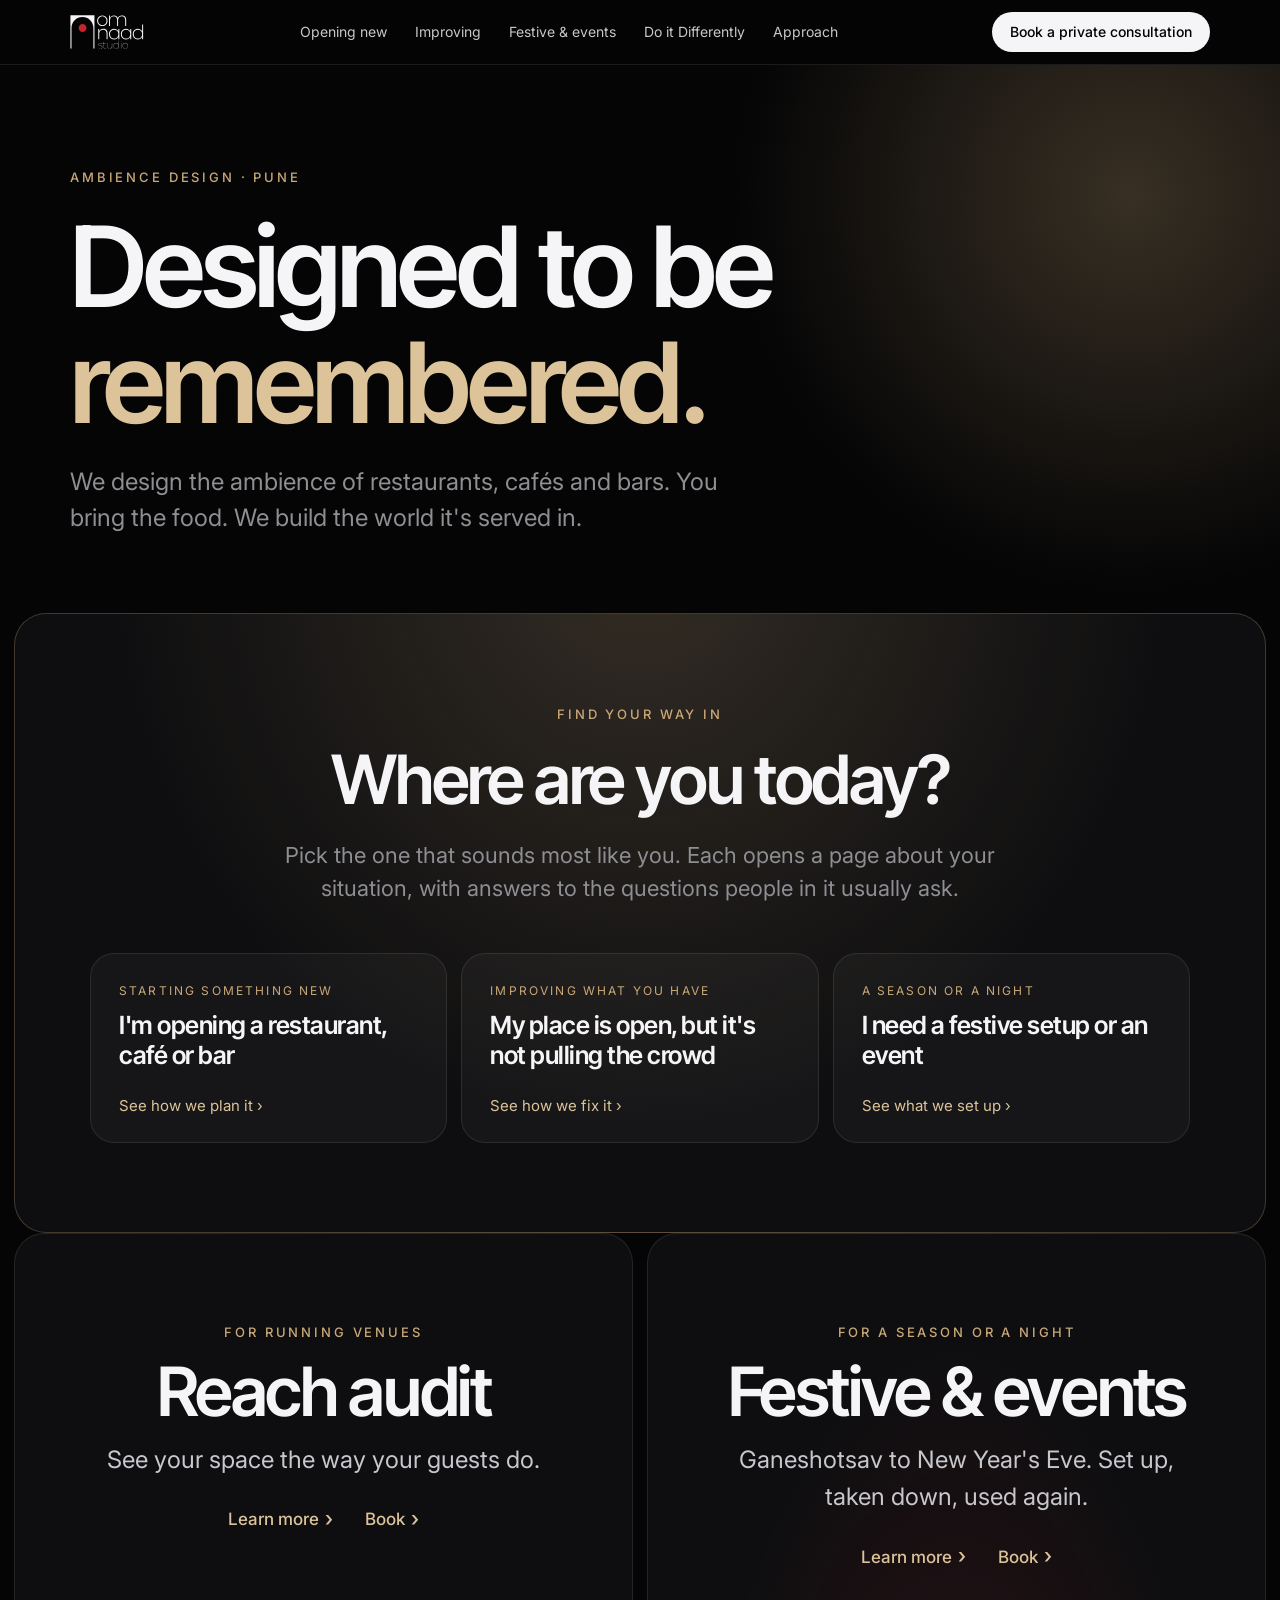
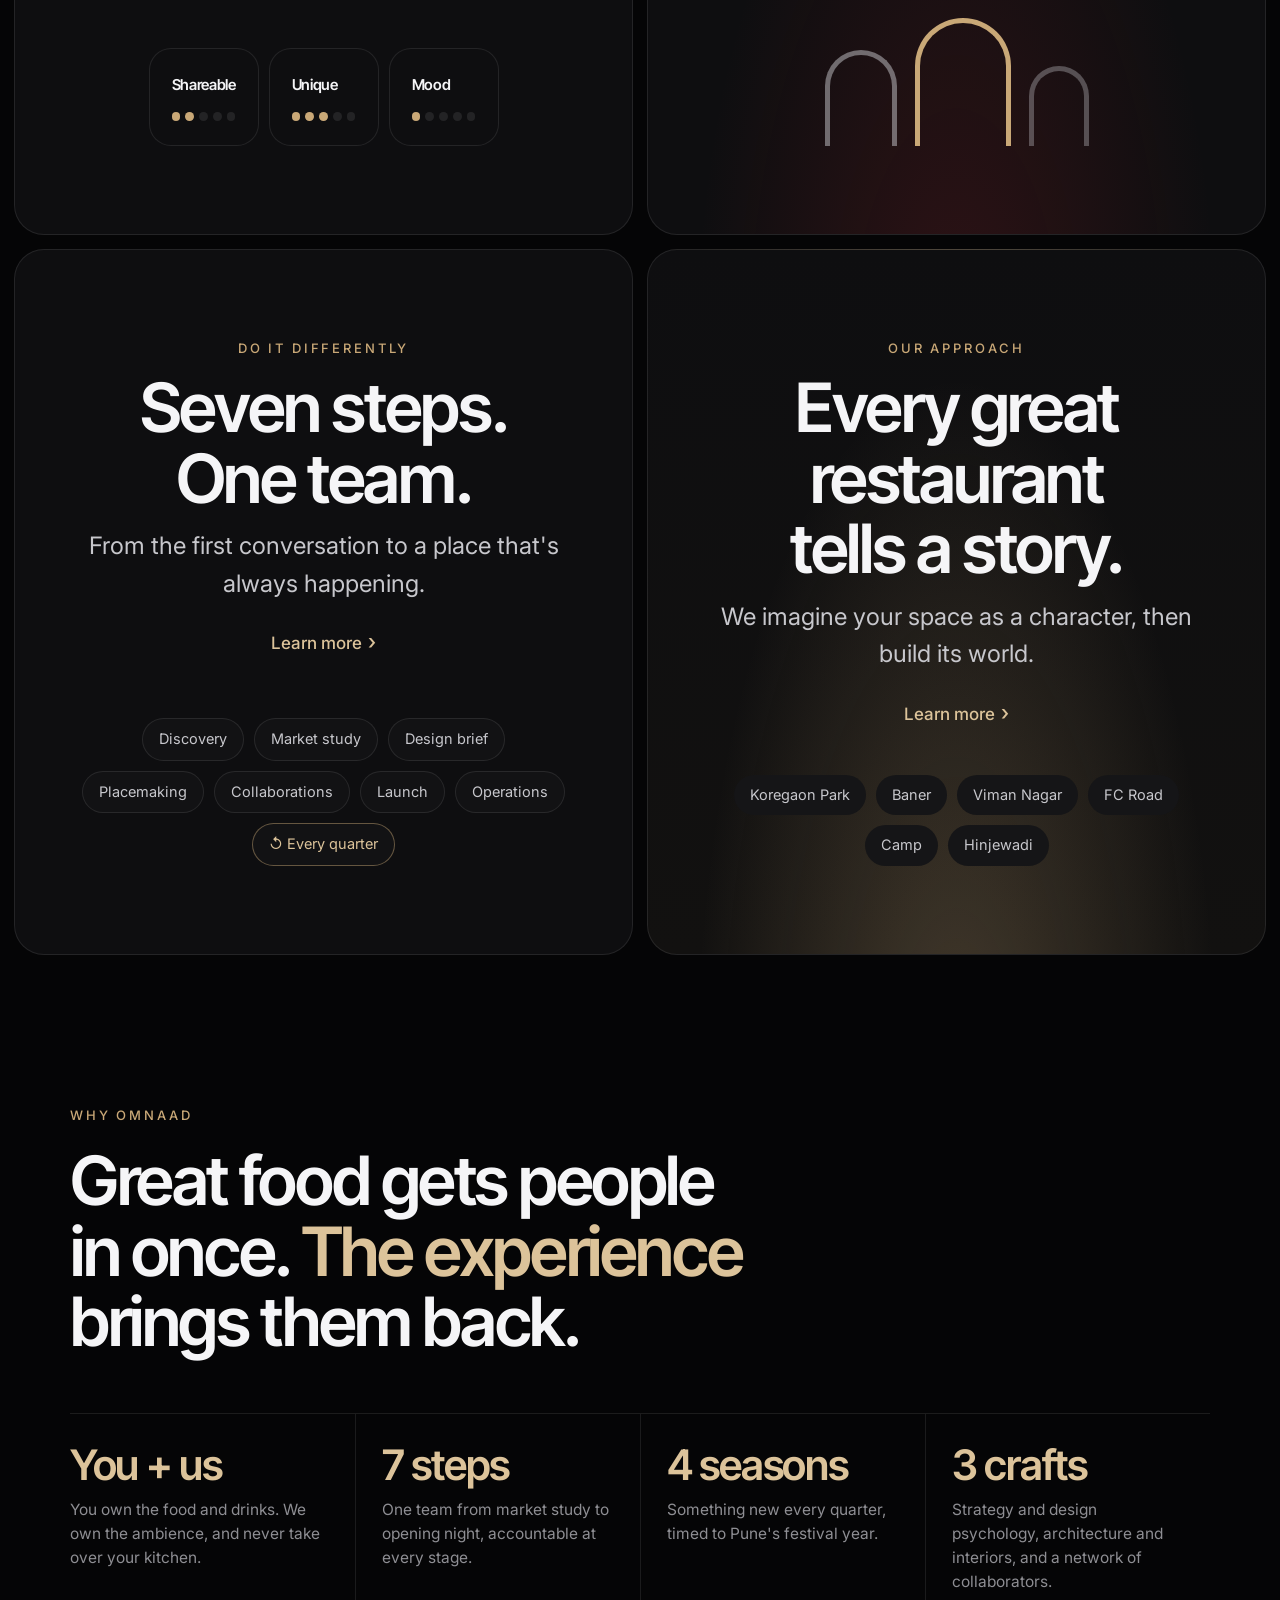
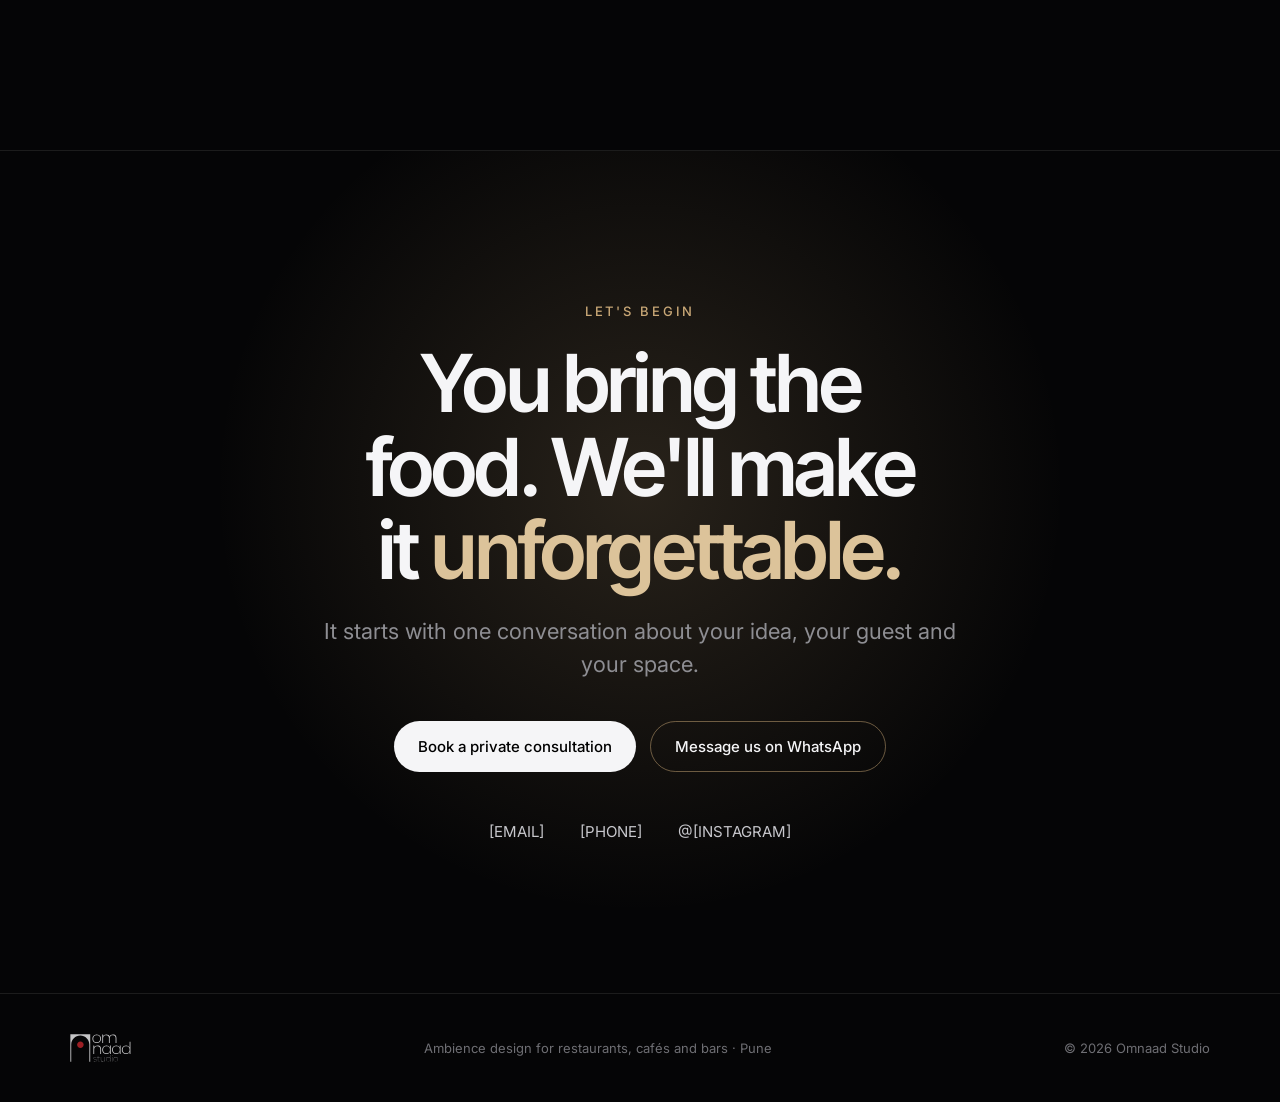
<file: public/index.html>
<!doctype html>
<html lang="en">
<head>
<meta charset="utf-8">
<meta name="viewport" content="width=device-width,initial-scale=1,viewport-fit=cover">
<title>Omnaad Studio · Ambience design for restaurants, cafés and bars in Pune</title>
<meta name="description" content="Omnaad Studio designs the ambience of restaurants, cafés and bars in Pune: new spaces, renovations, festive and event setups.">
<meta name="theme-color" content="#050506">
<meta property="og:title" content="Omnaad Studio · Ambience design for restaurants, cafés and bars in Pune">
<meta property="og:description" content="Omnaad Studio designs the ambience of restaurants, cafés and bars in Pune: new spaces, renovations, festive and event setups.">
<meta property="og:type" content="website">
<link rel="icon" href="favicon.svg" type="image/svg+xml">
<link rel="apple-touch-icon" href="apple-touch-icon.png">
<link rel="preconnect" href="https://fonts.googleapis.com">
<link rel="preconnect" href="https://fonts.gstatic.com" crossorigin>
<link rel="stylesheet" href="https://fonts.googleapis.com/css2?family=Inter+Tight:wght@300;400;500;600&family=Inter:wght@300;400;500&display=swap">
<link rel="stylesheet" href="styles.css">
</head>
<body>

<header class="nav">
  <div class="wrap">
    <a href="index.html" class="logo" aria-label="Omnaad Studio home"><img src="logo.svg" alt="Omnaad Studio" width="74" height="34"></a>
    <nav aria-label="Main"><ul><li><a href="new-space-plan.html">Opening new</a></li><li><a href="reach-audit.html">Improving</a></li><li><a href="festive-and-events.html">Festive & events</a></li><li><a href="how-we-work.html">Do it Differently</a></li><li><a href="approach.html">Approach</a></li></ul></nav>
    <details class="mnav"><summary>Menu</summary><ul><li><a href="new-space-plan.html">Opening new</a></li><li><a href="reach-audit.html">Improving</a></li><li><a href="festive-and-events.html">Festive & events</a></li><li><a href="how-we-work.html">Do it Differently</a></li><li><a href="approach.html">Approach</a></li></ul></details>
    <a href="#contact" class="btn primary small"><span class="cta-long">Book a private consultation</span><span class="cta-short">Book</span></a>
  </div>
</header>

<main id="top">
<!-- HERO -->
<section class="hero">
  <div class="wrap">
    <div class="eyebrow">Ambience design · Pune</div>
    <h1>Designed to be <span class="gold">remembered.</span></h1>
    <p class="lede">We design the ambience of restaurants, cafés and bars. You bring the food. We build the world it's served in.</p>
    <!-- WELCOME VIDEO: when the video is ready, put the file in public/ as welcome.mp4 (and a still as welcome.jpg), then remove the two comment markers around the block below.
    <div class="video"><video src="welcome.mp4" poster="welcome.jpg" controls playsinline preload="none"></video></div>
    -->
  </div>
</section>

<section class="where" id="where">
  <div class="wrap">
    <div class="where-panel">
      <div class="eyebrow">Find your way in</div>
      <h2>Where are you today?</h2>
      <p class="lede">Pick the one that sounds most like you. Each opens a page about your situation, with answers to the questions people in it usually ask.</p>
      <div class="paths" role="list">
      <a role="listitem" class="path" href="new-space-plan.html"><span class="k">Starting something new</span><b>I'm opening a restaurant, café or bar</b><em>See how we plan it ›</em></a>
      <a role="listitem" class="path" href="reach-audit.html"><span class="k">Improving what you have</span><b>My place is open, but it's not pulling the crowd</b><em>See how we fix it ›</em></a>
      <a role="listitem" class="path" href="festive-and-events.html"><span class="k">A season or a night</span><b>I need a festive setup or an event</b><em>See what we set up ›</em></a>
    </div>
    </div>
  </div>
</section>

<section class="tiles" aria-label="What we offer">
  <div class="row">
    <div class="tile">
      <div class="eyebrow">For running venues</div>
      <h2>Reach audit</h2>
      <p class="tagline">See your space the way your guests do.</p>
      <div class="links"><a class="more" href="reach-audit.html">Learn more</a><a class="more" href="#contact">Book</a></div>
      <div class="art"><div class="score" style="margin:0;grid-template-columns:repeat(3,minmax(0,110px));gap:10px;text-align:left" aria-hidden="true">
        <div><b style="font-size:15px">Shareable</b><div class="dots"><i class="on"></i><i class="on"></i><i></i><i></i><i></i></div></div>
        <div><b style="font-size:15px">Unique</b><div class="dots"><i class="on"></i><i class="on"></i><i class="on"></i><i></i><i></i></div></div>
        <div><b style="font-size:15px">Mood</b><div class="dots"><i class="on"></i><i></i><i></i><i></i><i></i></div></div>
      </div></div>
    </div>
    <div class="tile cool">
      <div class="eyebrow">For a season or a night</div>
      <h2>Festive &amp; events</h2>
      <p class="tagline">Ganeshotsav to New Year's Eve. Set up, taken down, used again.</p>
      <div class="links"><a class="more" href="festive-and-events.html">Learn more</a><a class="more" href="#contact">Book</a></div>
      <div class="art"><div class="arches" aria-hidden="true"><i></i><i></i><i></i></div></div>
    </div>
  </div>
  <div class="row">
    <div class="tile">
      <div class="eyebrow">Do it Differently</div>
      <h2>Seven steps. One team.</h2>
      <p class="tagline">From the first conversation to a place that's always happening.</p>
      <div class="links"><a class="more" href="how-we-work.html">Learn more</a></div>
      <div class="art"><div class="mini"><span>Discovery</span><span>Market study</span><span>Design brief</span><span>Placemaking</span><span>Collaborations</span><span>Launch</span><span>Operations</span><span class="loop">↺ Every quarter</span></div></div>
    </div>
    <div class="tile warm">
      <div class="eyebrow">Our approach</div>
      <h2>Every great restaurant tells a story.</h2>
      <p class="tagline">We imagine your space as a character, then build its world.</p>
      <div class="links"><a class="more" href="approach.html">Learn more</a></div>
      <div class="art"><div class="chips"><span>Koregaon Park</span><span>Baner</span><span>Viman Nagar</span><span>FC Road</span><span>Camp</span><span>Hinjewadi</span></div></div>
    </div>
  </div>
</section>

<section>
  <div class="wrap">
    <div class="eyebrow">Why Omnaad</div>
    <h2>Great food gets people in once. <span class="gold">The experience</span> brings them back.</h2>
    <div class="highlights">
      <div class="hl"><div class="big">You + us</div><p>You own the food and drinks. We own the ambience, and never take over your kitchen.</p></div>
      <div class="hl"><div class="big">7 steps</div><p>One team from market study to opening night, accountable at every stage.</p></div>
      <div class="hl"><div class="big">4 seasons</div><p>Something new every quarter, timed to Pune's festival year.</p></div>
      <div class="hl"><div class="big">3 crafts</div><p>Strategy and design psychology, architecture and interiors, and a network of collaborators.</p></div>
    </div>
  </div>
</section>

<section id="contact" class="contact">
  <div class="wrap">
    <div class="eyebrow">Let's begin</div>
    <h2>You bring the food. We'll make it <span class="gold">unforgettable.</span></h2>
    <p class="lede">It starts with one conversation about your idea, your guest and your space.</p>
    <div class="actions">
      <a href="mailto:[EMAIL]?subject=Private%20consultation" class="btn primary">Book a private consultation</a>
      <a href="https://wa.me/[WHATSAPP_NUMBER]" class="btn ghost">Message us on WhatsApp</a>
    </div>
    <div class="channels">
      <a href="mailto:[EMAIL]">[EMAIL]</a>
      <a href="tel:[PHONE]">[PHONE]</a>
      <a href="https://instagram.com/[INSTAGRAM]">@[INSTAGRAM]</a>
    </div>
  </div>
</section>

</main>

<footer>
  <div class="wrap">
    <a href="index.html"><img src="logo.svg" alt="Omnaad Studio" width="62" height="28"></a>
    <span>Ambience design for restaurants, cafés and bars · Pune</span>
    <span>© 2026 Omnaad Studio</span>
  </div>
</footer>

</body>
</html>
</file>
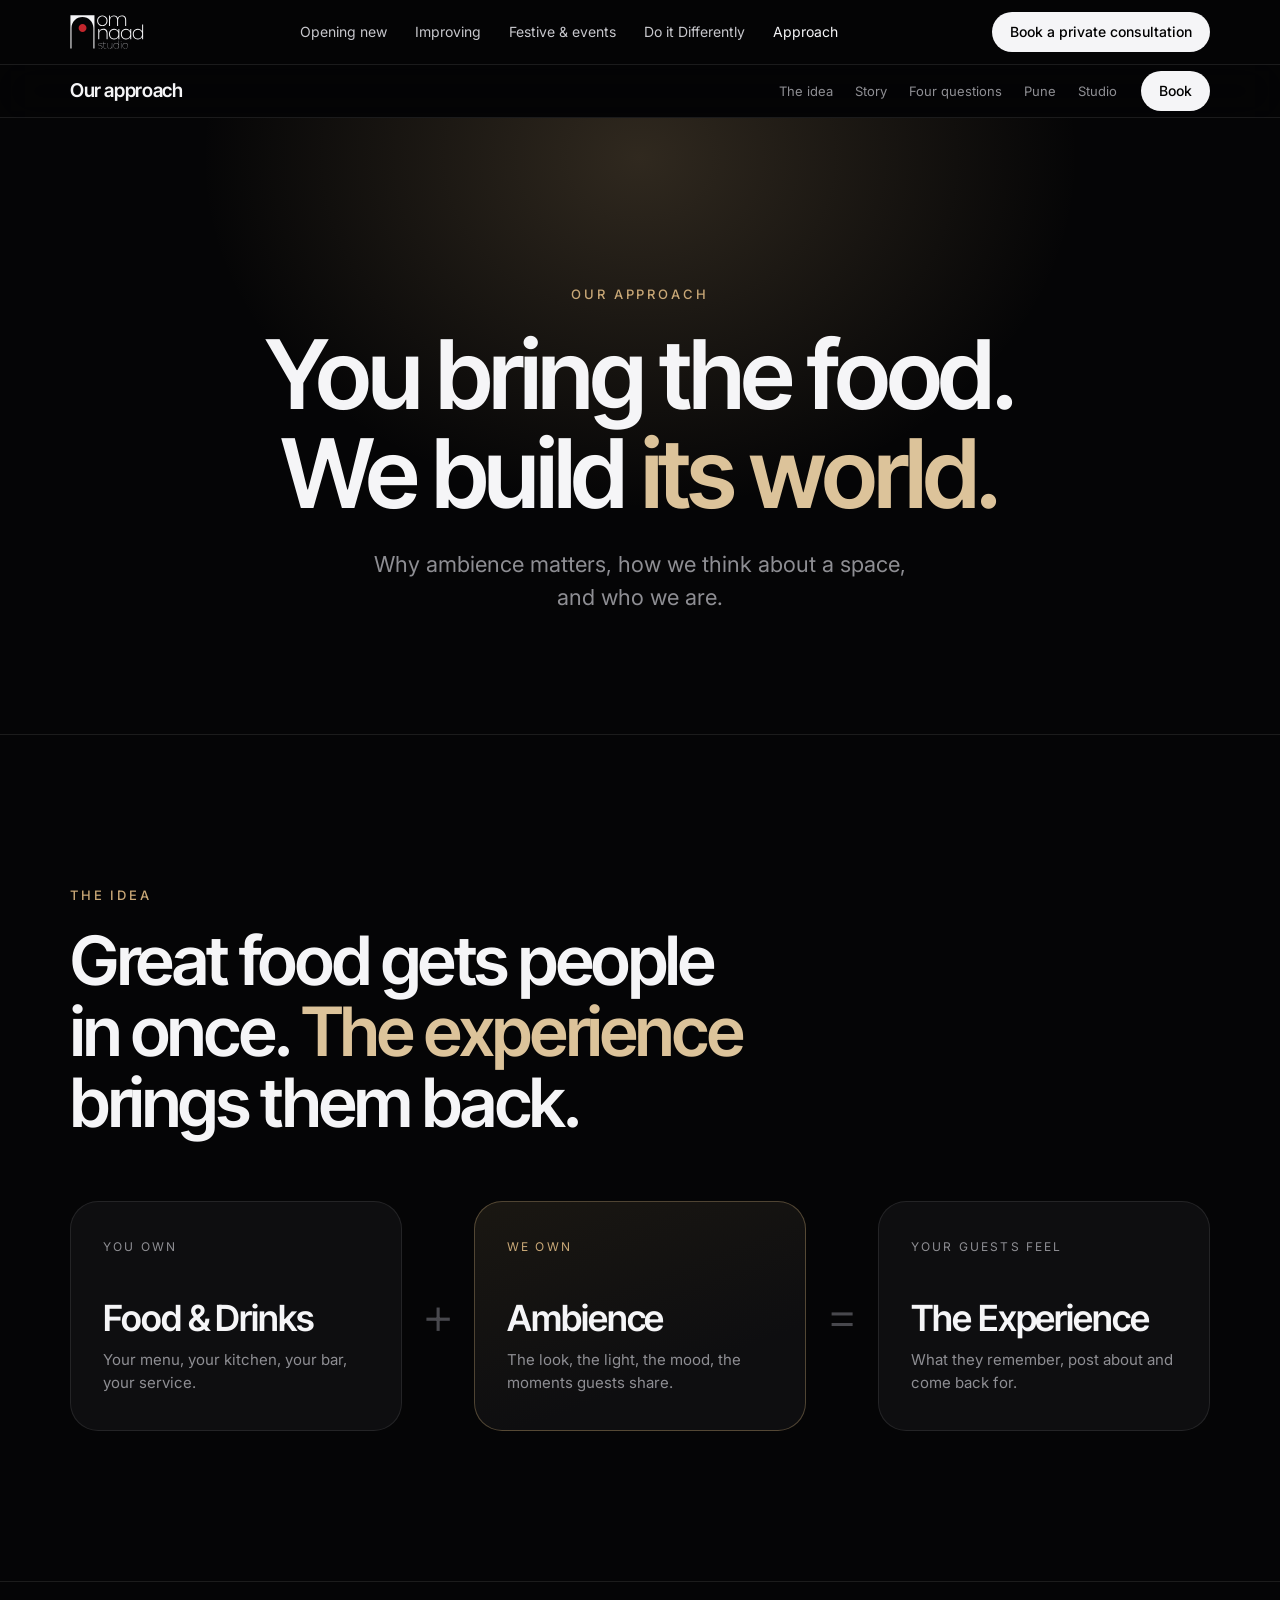
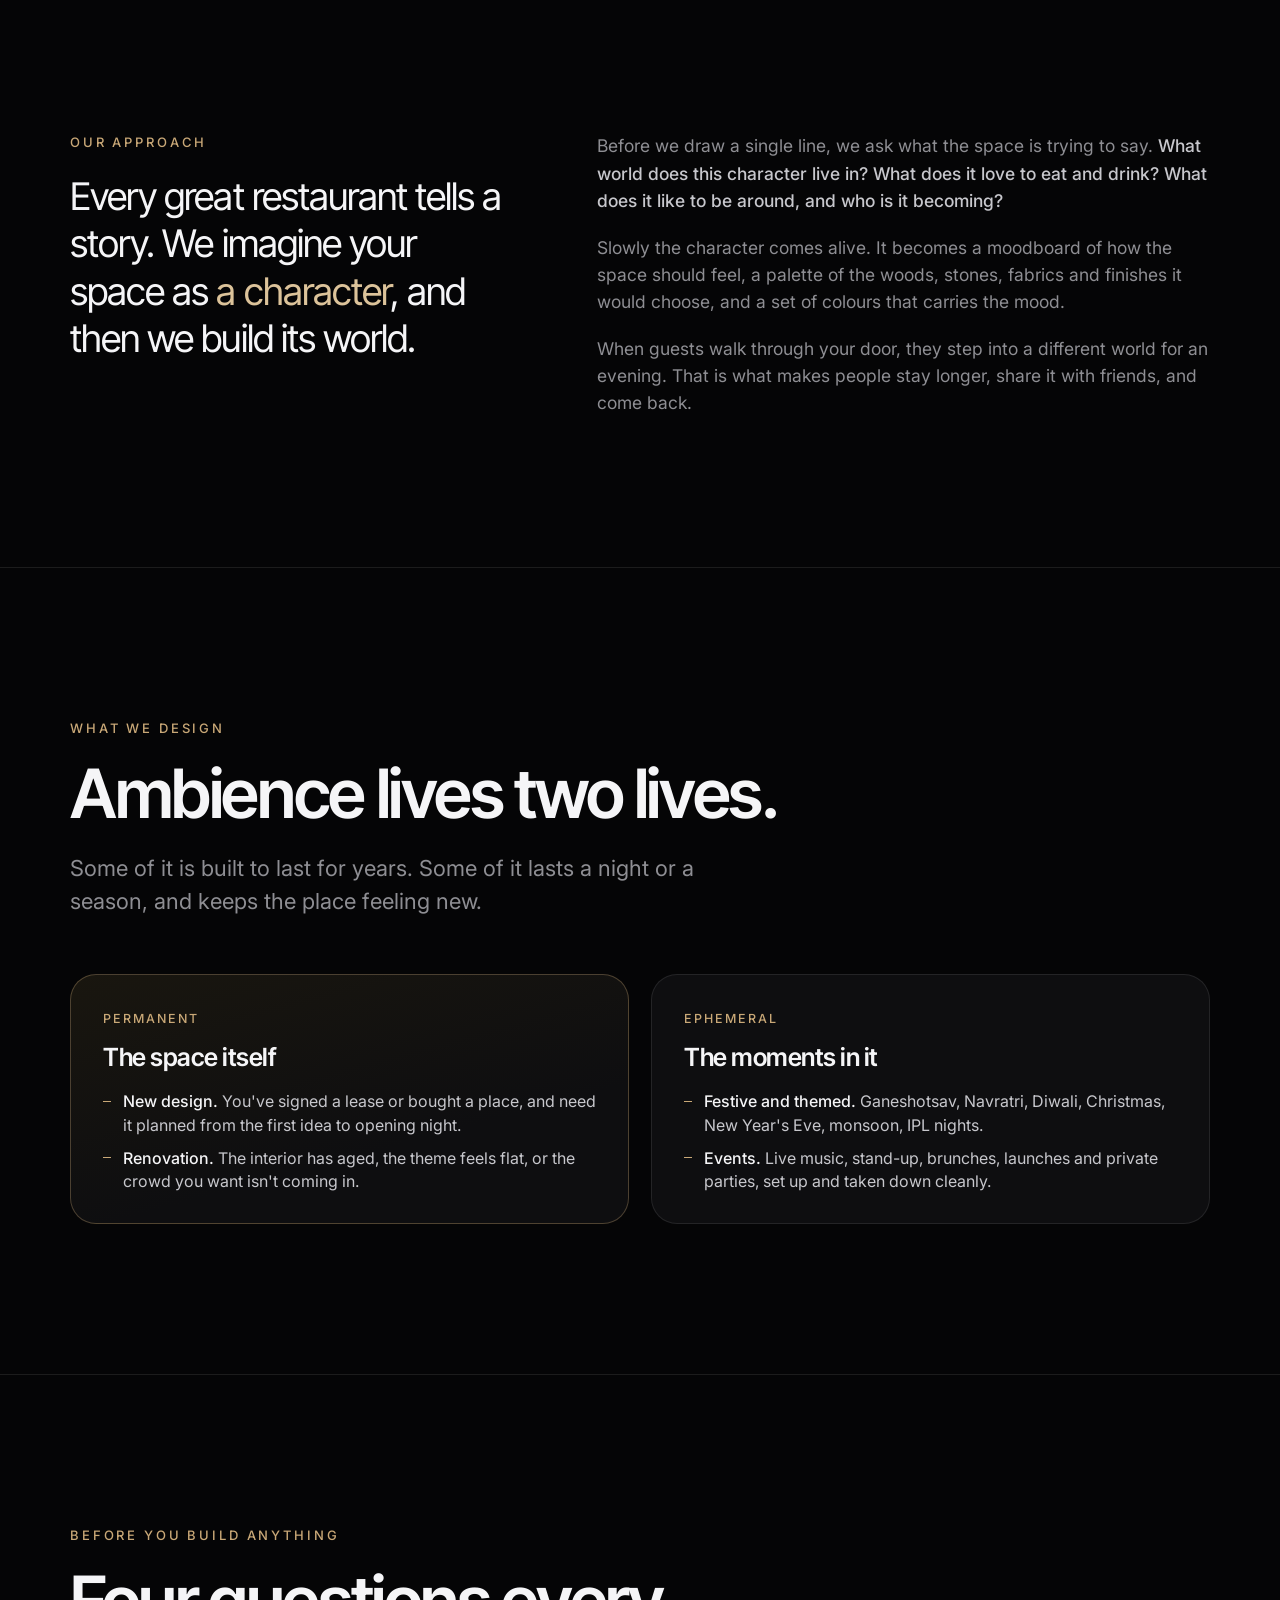
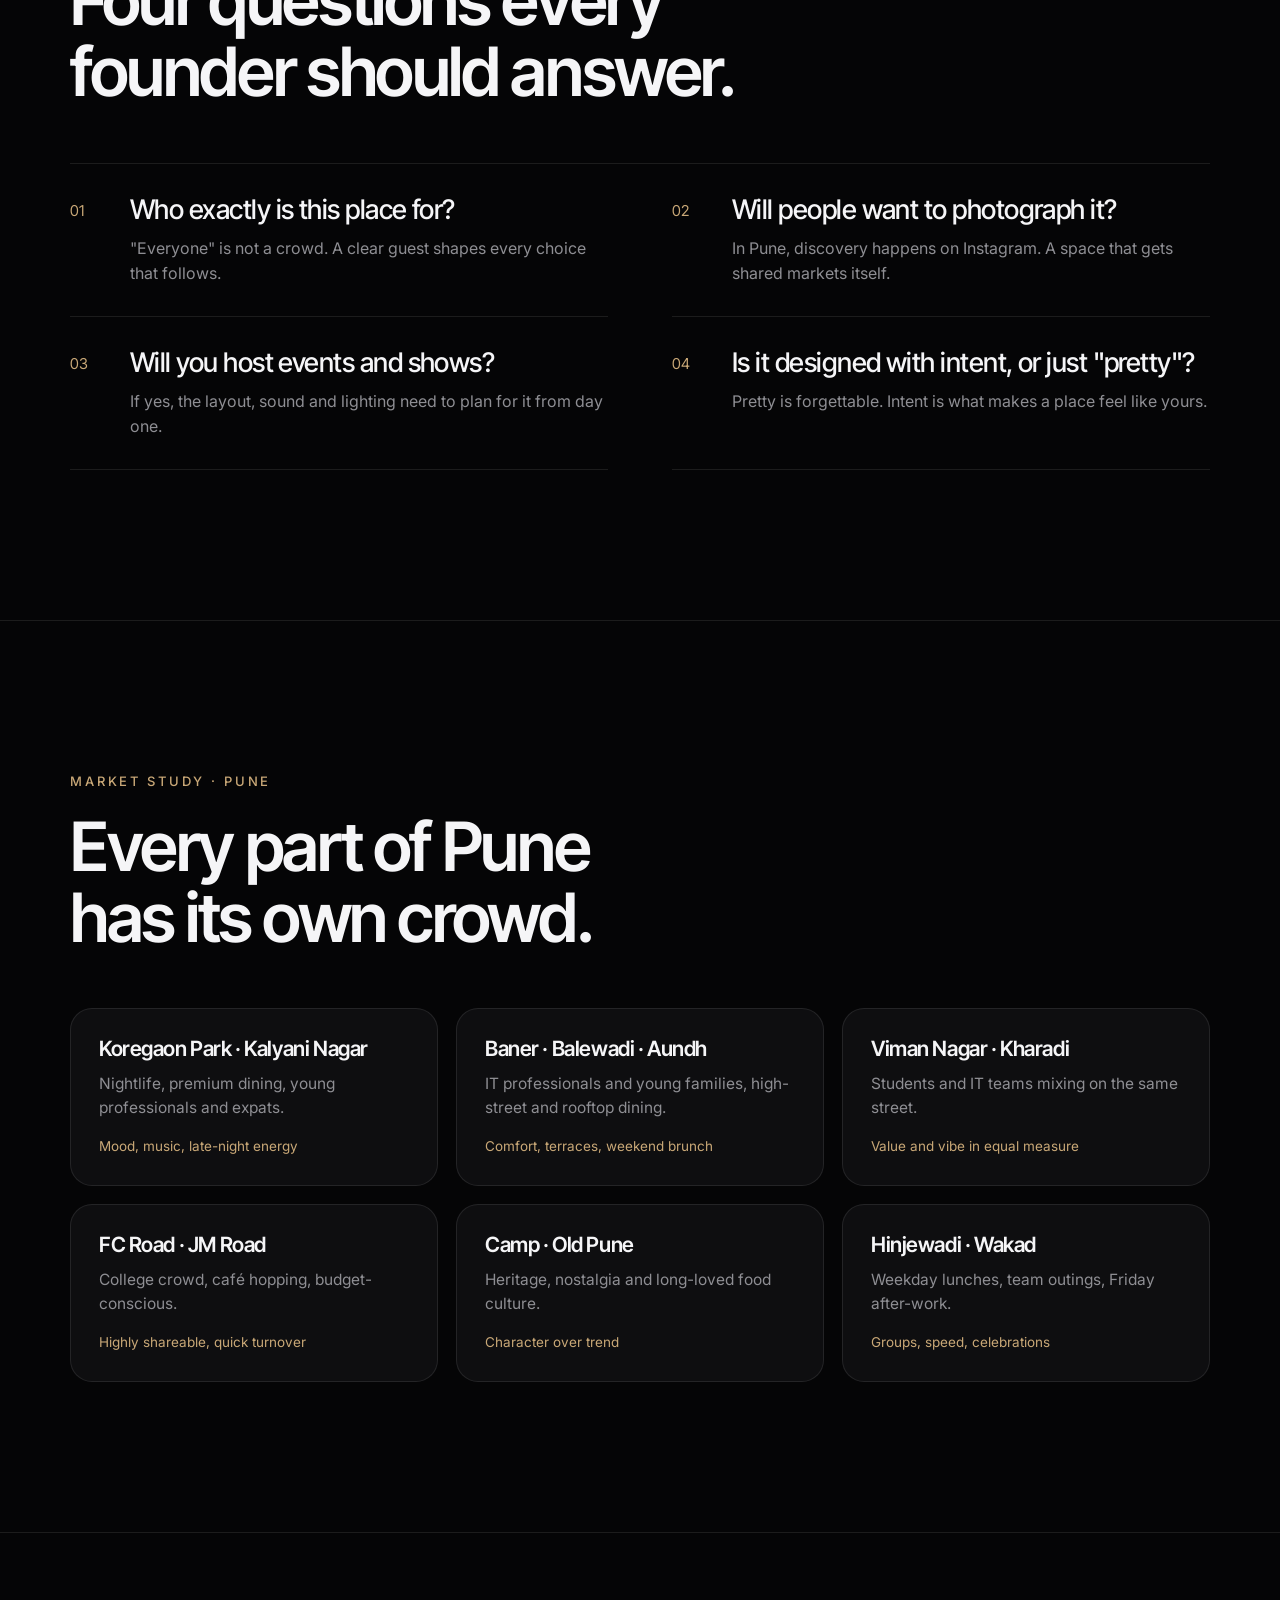
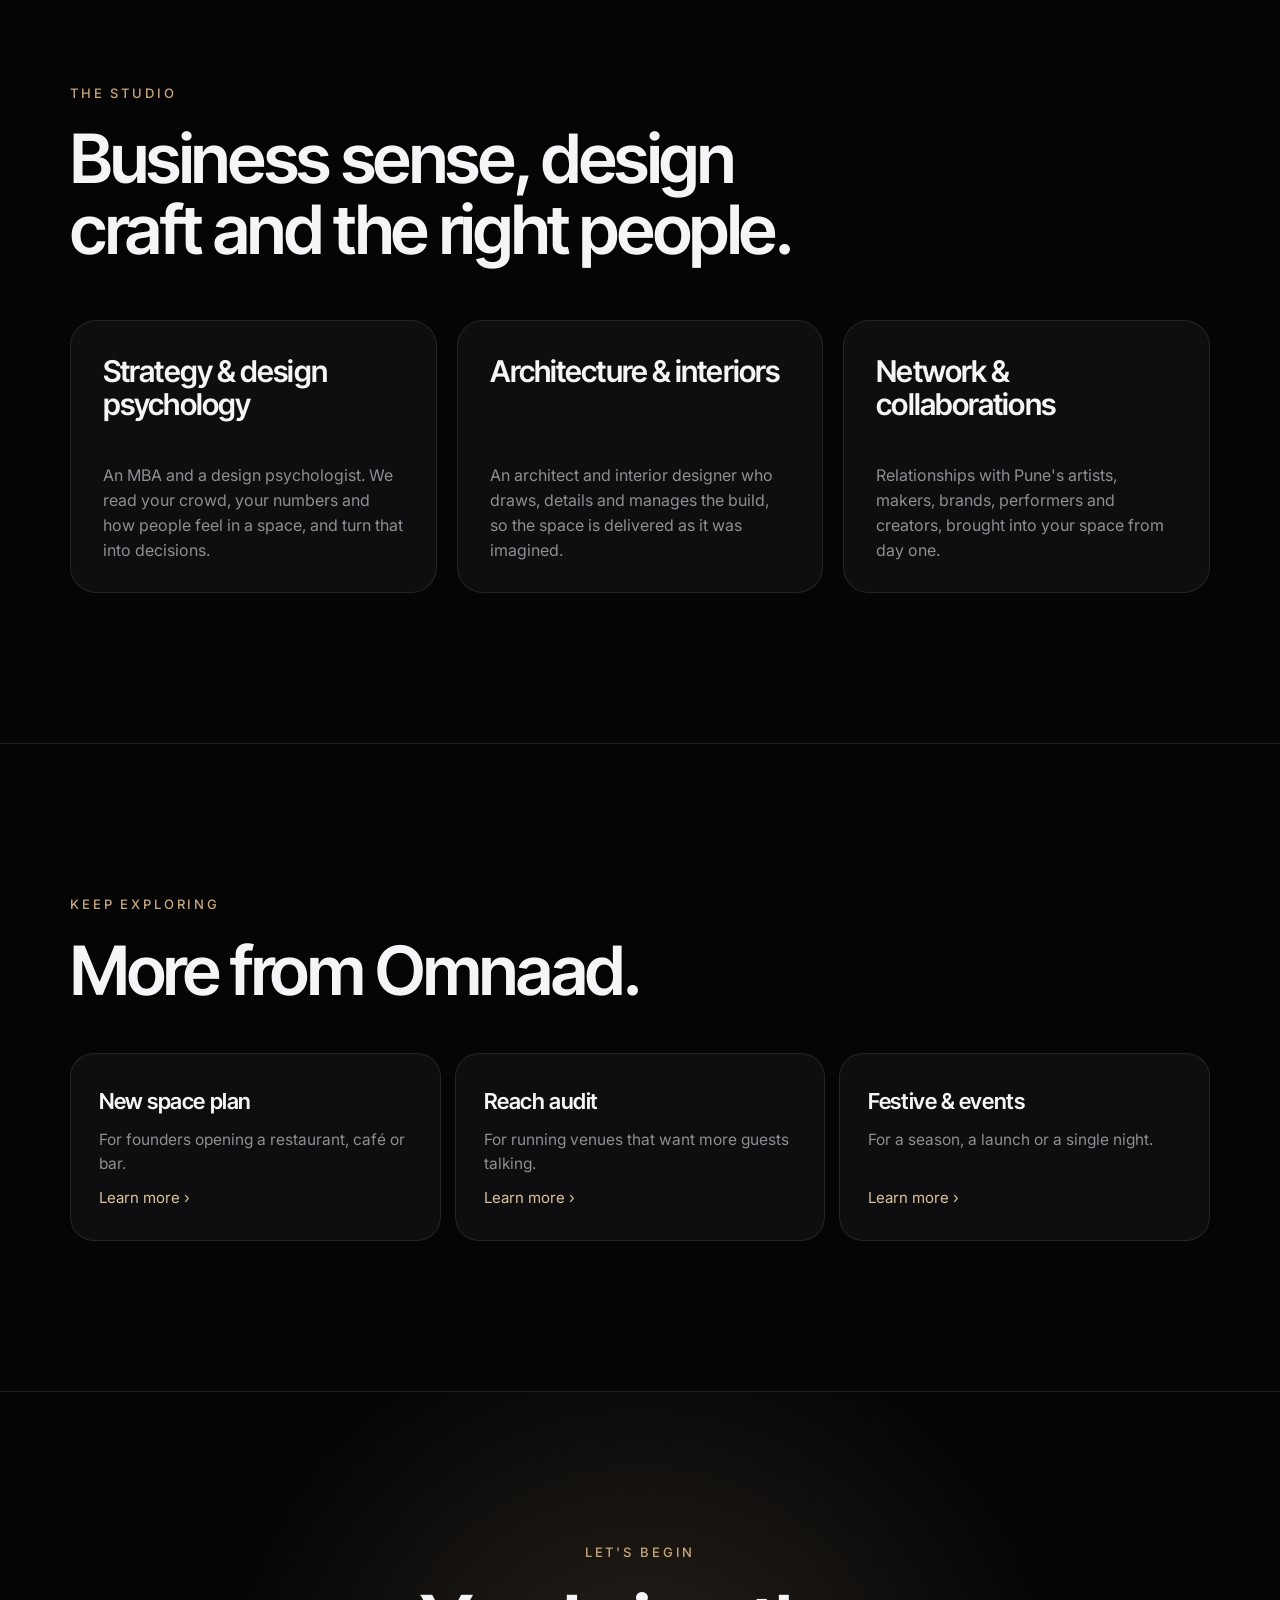
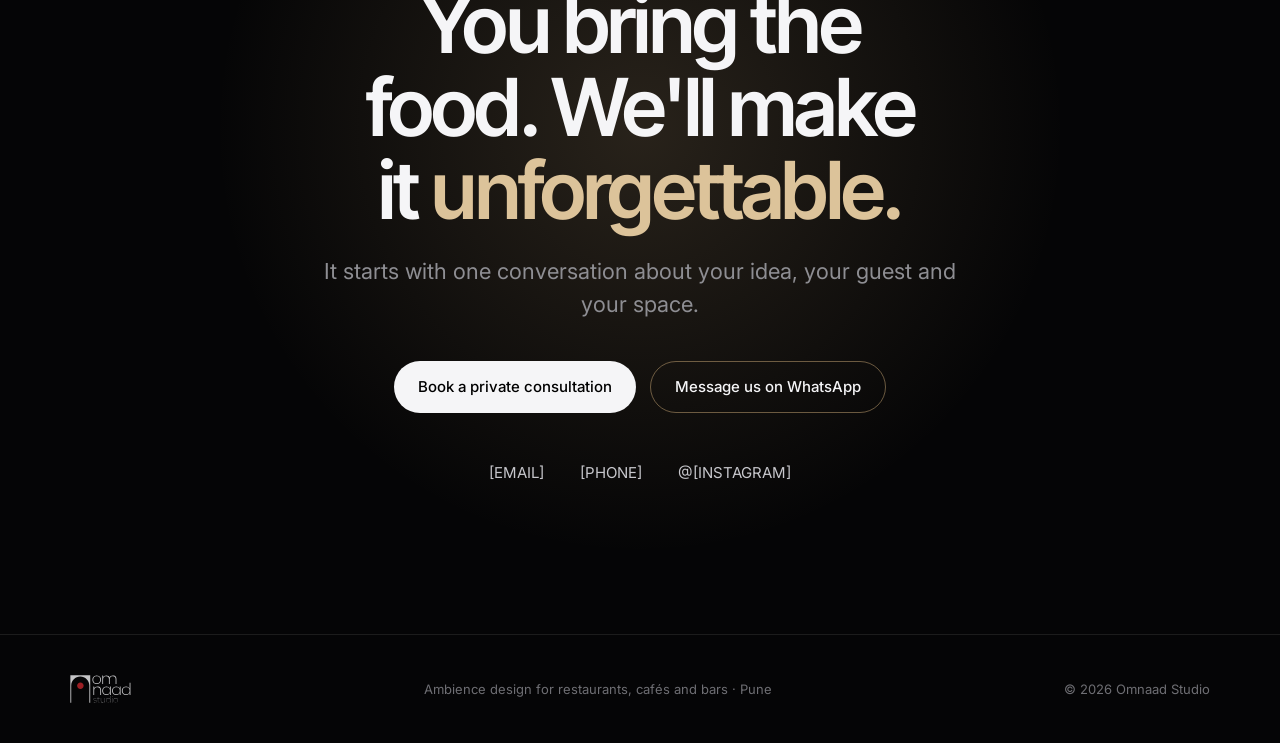
<file: public/approach.html>
<!doctype html>
<html lang="en">
<head>
<meta charset="utf-8">
<meta name="viewport" content="width=device-width,initial-scale=1,viewport-fit=cover">
<title>Our approach · Omnaad Studio</title>
<meta name="description" content="Food and drinks plus ambience make the experience. How Omnaad thinks about restaurant spaces in Pune, and who we are.">
<meta name="theme-color" content="#050506">
<meta property="og:title" content="Our approach · Omnaad Studio">
<meta property="og:description" content="Food and drinks plus ambience make the experience. How Omnaad thinks about restaurant spaces in Pune, and who we are.">
<meta property="og:type" content="website">
<link rel="icon" href="favicon.svg" type="image/svg+xml">
<link rel="apple-touch-icon" href="apple-touch-icon.png">
<link rel="preconnect" href="https://fonts.googleapis.com">
<link rel="preconnect" href="https://fonts.gstatic.com" crossorigin>
<link rel="stylesheet" href="https://fonts.googleapis.com/css2?family=Inter+Tight:wght@300;400;500;600&family=Inter:wght@300;400;500&display=swap">
<link rel="stylesheet" href="styles.css">
</head>
<body>

<header class="nav">
  <div class="wrap">
    <a href="index.html" class="logo" aria-label="Omnaad Studio home"><img src="logo.svg" alt="Omnaad Studio" width="74" height="34"></a>
    <nav aria-label="Main"><ul><li><a href="new-space-plan.html">Opening new</a></li><li><a href="reach-audit.html">Improving</a></li><li><a href="festive-and-events.html">Festive & events</a></li><li><a href="how-we-work.html">Do it Differently</a></li><li><a href="approach.html" aria-current="page">Approach</a></li></ul></nav>
    <details class="mnav"><summary>Menu</summary><ul><li><a href="new-space-plan.html">Opening new</a></li><li><a href="reach-audit.html">Improving</a></li><li><a href="festive-and-events.html">Festive & events</a></li><li><a href="how-we-work.html">Do it Differently</a></li><li><a href="approach.html" aria-current="page">Approach</a></li></ul></details>
    <a href="#contact" class="btn primary small"><span class="cta-long">Book a private consultation</span><span class="cta-short">Book</span></a>
  </div>
</header>
<div class="subnav"><div class="wrap"><span class="name">Our approach</span><div class="right"><nav class="anchors" aria-label="On this page"><a href="#idea">The idea</a><a href="#story">Story</a><a href="#questions">Four questions</a><a href="#pune">Pune</a><a href="#studio">Studio</a></nav><a href="#contact" class="btn primary small">Book</a></div></div></div>
<main id="top">
<section class="phero">
  <div class="wrap">
    <div class="eyebrow">Our approach</div>
    <h1>You bring the food. We build <span class="gold">its world.</span></h1>
    <p class="lede">Why ambience matters, how we think about a space, and who we are.</p>
  </div>
</section>

<section id="idea">
  <div class="wrap">
    <div class="eyebrow">The idea</div>
    <h2>Great food gets people in once. <span class="gold">The experience</span> brings them back.</h2>
    <div class="eq">
      <div class="term"><span class="k">You own</span><div><div class="v">Food &amp; Drinks</div><div class="d">Your menu, your kitchen, your bar, your service.</div></div></div>
      <div class="op" aria-hidden="true">+</div>
      <div class="term us"><span class="k">We own</span><div><div class="v">Ambience</div><div class="d">The look, the light, the mood, the moments guests share.</div></div></div>
      <div class="op" aria-hidden="true">=</div>
      <div class="term"><span class="k">Your guests feel</span><div><div class="v">The Experience</div><div class="d">What they remember, post about and come back for.</div></div></div>
    </div>
  </div>
</section>


<section id="story">
  <div class="wrap story">
    <div>
      <div class="eyebrow">Our approach</div>
      <blockquote>Every great restaurant tells a story. We imagine your space as <em>a character</em>, and then we build its world.</blockquote>
    </div>
    <div class="body">
      <p>Before we draw a single line, we ask what the space is trying to say. <b>What world does this character live in? What does it love to eat and drink? What does it like to be around, and who is it becoming?</b></p>
      <p>Slowly the character comes alive. It becomes a moodboard of how the space should feel, a palette of the woods, stones, fabrics and finishes it would choose, and a set of colours that carries the mood.</p>
      <p>When guests walk through your door, they step into a different world for an evening. That is what makes people stay longer, share it with friends, and come back.</p>
    </div>
  </div>
</section>


<section id="lives">
  <div class="wrap">
    <div class="eyebrow">What we design</div>
    <h2>Ambience lives two lives.</h2>
    <p class="lede">Some of it is built to last for years. Some of it lasts a night or a season, and keeps the place feeling new.</p>
    <div class="grid2">
      <div class="card feature">
        <div class="n">Permanent</div>
        <h3>The space itself</h3>
        <ul>
          <li><b>New design.</b> You've signed a lease or bought a place, and need it planned from the first idea to opening night.</li>
          <li><b>Renovation.</b> The interior has aged, the theme feels flat, or the crowd you want isn't coming in.</li>
        </ul>
      </div>
      <div class="card">
        <div class="n">Ephemeral</div>
        <h3>The moments in it</h3>
        <ul>
          <li><b>Festive and themed.</b> Ganeshotsav, Navratri, Diwali, Christmas, New Year's Eve, monsoon, IPL nights.</li>
          <li><b>Events.</b> Live music, stand-up, brunches, launches and private parties, set up and taken down cleanly.</li>
        </ul>
      </div>
    </div>
  </div>
</section>


<section id="questions">
  <div class="wrap">
    <div class="eyebrow">Before you build anything</div>
    <h2>Four questions every founder should answer.</h2>
    <div class="qgrid">
      <div class="qrow"><span class="i">01</span><div><div class="q">Who exactly is this place for?</div><div class="a">"Everyone" is not a crowd. A clear guest shapes every choice that follows.</div></div></div>
      <div class="qrow"><span class="i">02</span><div><div class="q">Will people want to photograph it?</div><div class="a">In Pune, discovery happens on Instagram. A space that gets shared markets itself.</div></div></div>
      <div class="qrow"><span class="i">03</span><div><div class="q">Will you host events and shows?</div><div class="a">If yes, the layout, sound and lighting need to plan for it from day one.</div></div></div>
      <div class="qrow"><span class="i">04</span><div><div class="q">Is it designed with intent, or just "pretty"?</div><div class="a">Pretty is forgettable. Intent is what makes a place feel like yours.</div></div></div>
    </div>
  </div>
</section>


<section id="pune">
  <div class="wrap">
    <div class="eyebrow">Market study · Pune</div>
    <h2>Every part of Pune has its own crowd.</h2>
    <div class="areas">
      <div class="area"><h3>Koregaon Park · Kalyani Nagar</h3><div class="who">Nightlife, premium dining, young professionals and expats.</div><div class="cue">Mood, music, late-night energy</div></div>
      <div class="area"><h3>Baner · Balewadi · Aundh</h3><div class="who">IT professionals and young families, high-street and rooftop dining.</div><div class="cue">Comfort, terraces, weekend brunch</div></div>
      <div class="area"><h3>Viman Nagar · Kharadi</h3><div class="who">Students and IT teams mixing on the same street.</div><div class="cue">Value and vibe in equal measure</div></div>
      <div class="area"><h3>FC Road · JM Road</h3><div class="who">College crowd, café hopping, budget-conscious.</div><div class="cue">Highly shareable, quick turnover</div></div>
      <div class="area"><h3>Camp · Old Pune</h3><div class="who">Heritage, nostalgia and long-loved food culture.</div><div class="cue">Character over trend</div></div>
      <div class="area"><h3>Hinjewadi · Wakad</h3><div class="who">Weekday lunches, team outings, Friday after-work.</div><div class="cue">Groups, speed, celebrations</div></div>
    </div>
  </div>
</section>


<section id="studio">
  <div class="wrap">
    <div class="eyebrow">The studio</div>
    <h2>Business sense, design craft and the right people.</h2>
    <div class="grid3">
      <div class="card member"><div class="role">Strategy &amp; design psychology</div><p>An MBA and a design psychologist. We read your crowd, your numbers and how people feel in a space, and turn that into decisions.</p></div>
      <div class="card member"><div class="role">Architecture &amp; interiors</div><p>An architect and interior designer who draws, details and manages the build, so the space is delivered as it was imagined.</p></div>
      <div class="card member"><div class="role">Network &amp; collaborations</div><p>Relationships with Pune's artists, makers, brands, performers and creators, brought into your space from day one.</p></div>
    </div>
  </div>
</section>


<section>
  <div class="wrap">
    <div class="eyebrow">Keep exploring</div>
    <h2>More from Omnaad.</h2>
    <div class="explore"><a href="new-space-plan.html"><b>New space plan</b><span>For founders opening a restaurant, café or bar.</span><em>Learn more ›</em></a><a href="reach-audit.html"><b>Reach audit</b><span>For running venues that want more guests talking.</span><em>Learn more ›</em></a><a href="festive-and-events.html"><b>Festive & events</b><span>For a season, a launch or a single night.</span><em>Learn more ›</em></a></div>
  </div>
</section>

<section id="contact" class="contact">
  <div class="wrap">
    <div class="eyebrow">Let's begin</div>
    <h2>You bring the food. We'll make it <span class="gold">unforgettable.</span></h2>
    <p class="lede">It starts with one conversation about your idea, your guest and your space.</p>
    <div class="actions">
      <a href="mailto:[EMAIL]?subject=Private%20consultation" class="btn primary">Book a private consultation</a>
      <a href="https://wa.me/[WHATSAPP_NUMBER]" class="btn ghost">Message us on WhatsApp</a>
    </div>
    <div class="channels">
      <a href="mailto:[EMAIL]">[EMAIL]</a>
      <a href="tel:[PHONE]">[PHONE]</a>
      <a href="https://instagram.com/[INSTAGRAM]">@[INSTAGRAM]</a>
    </div>
  </div>
</section>

</main>

<footer>
  <div class="wrap">
    <a href="index.html"><img src="logo.svg" alt="Omnaad Studio" width="62" height="28"></a>
    <span>Ambience design for restaurants, cafés and bars · Pune</span>
    <span>© 2026 Omnaad Studio</span>
  </div>
</footer>

</body>
</html>
</file>
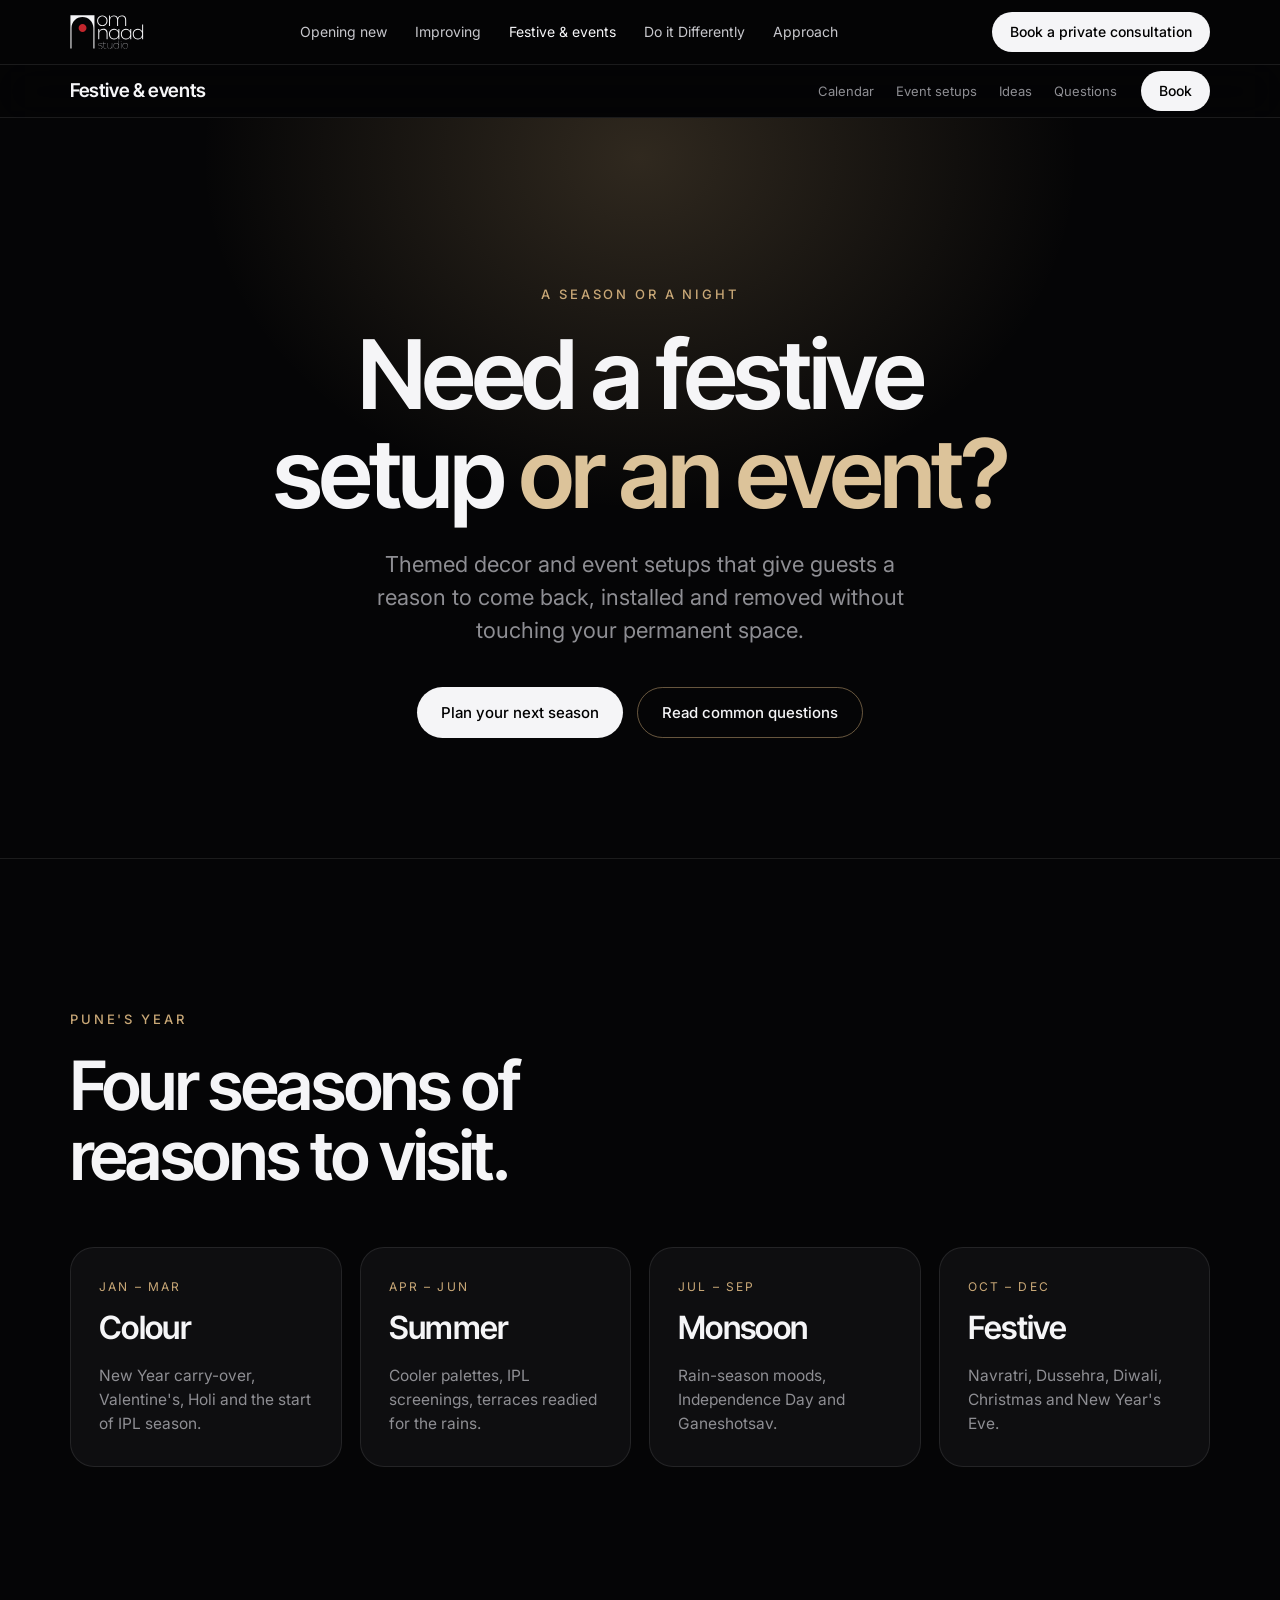
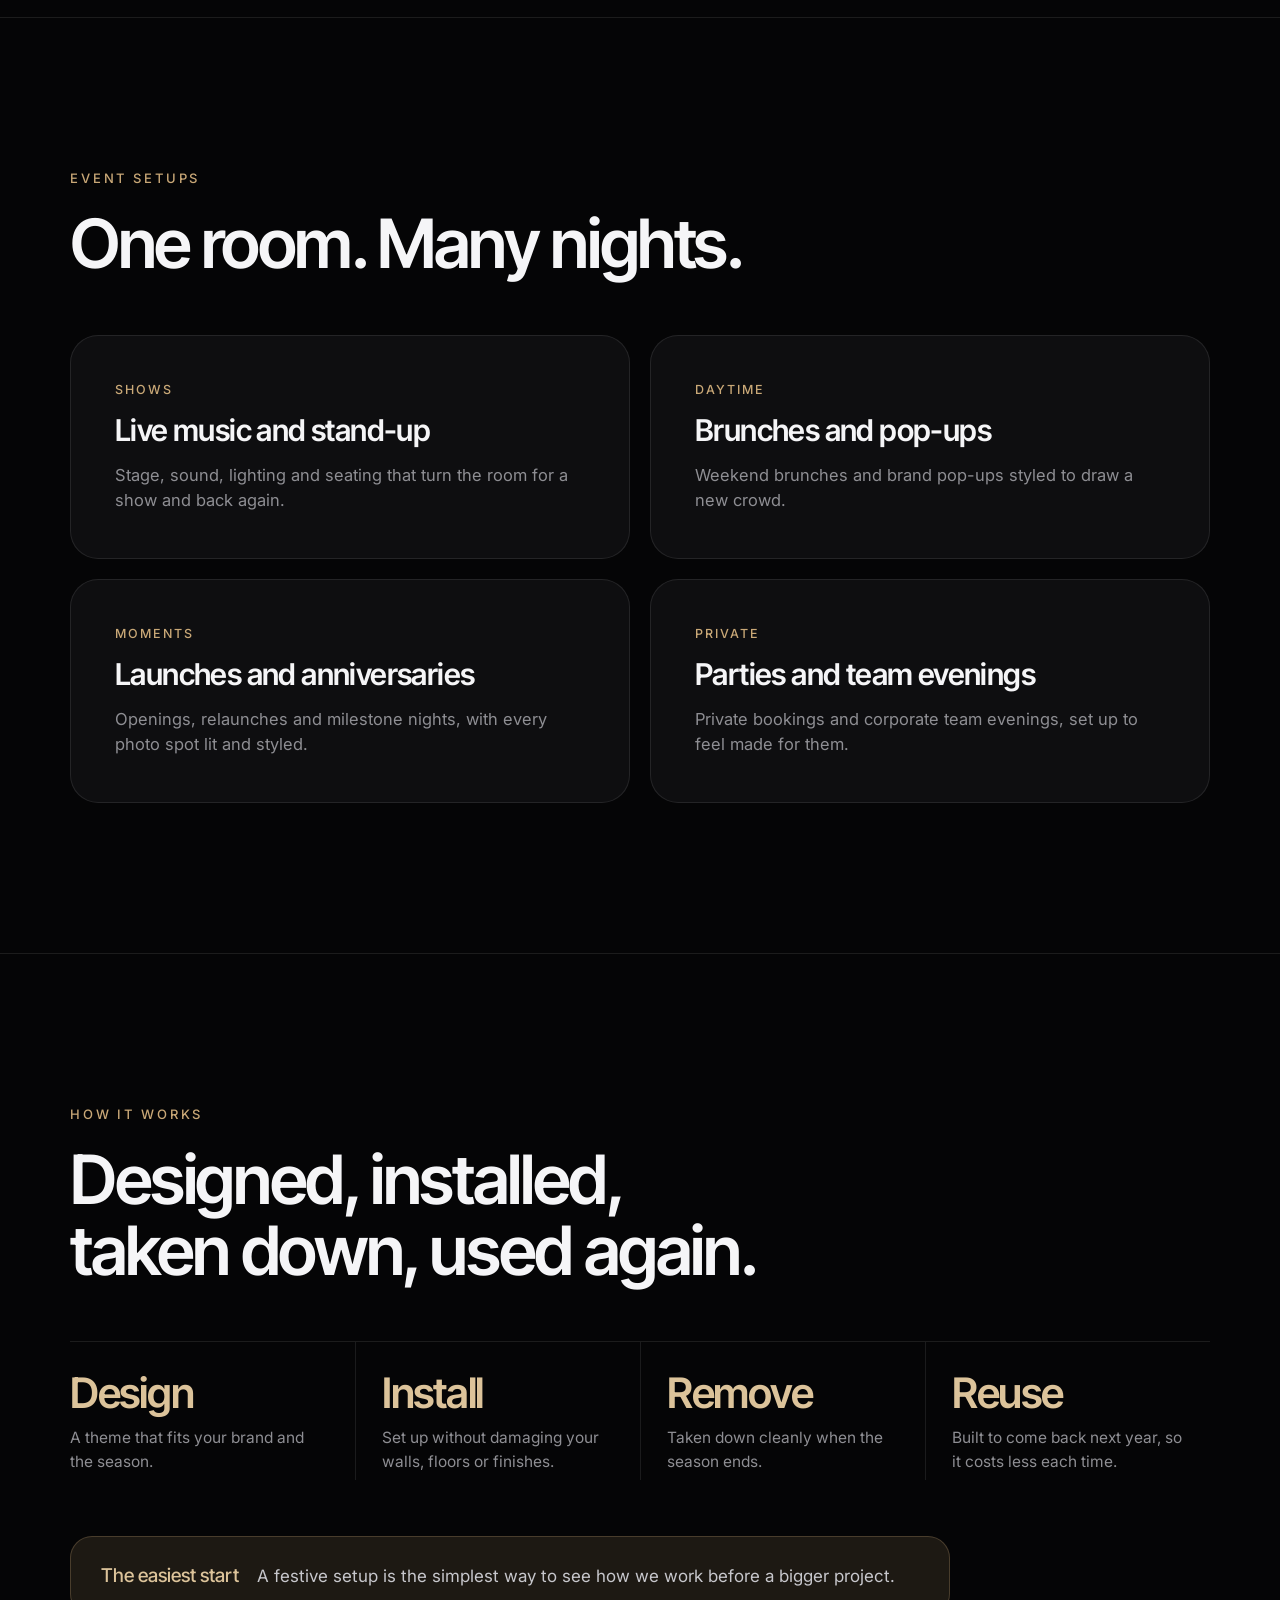
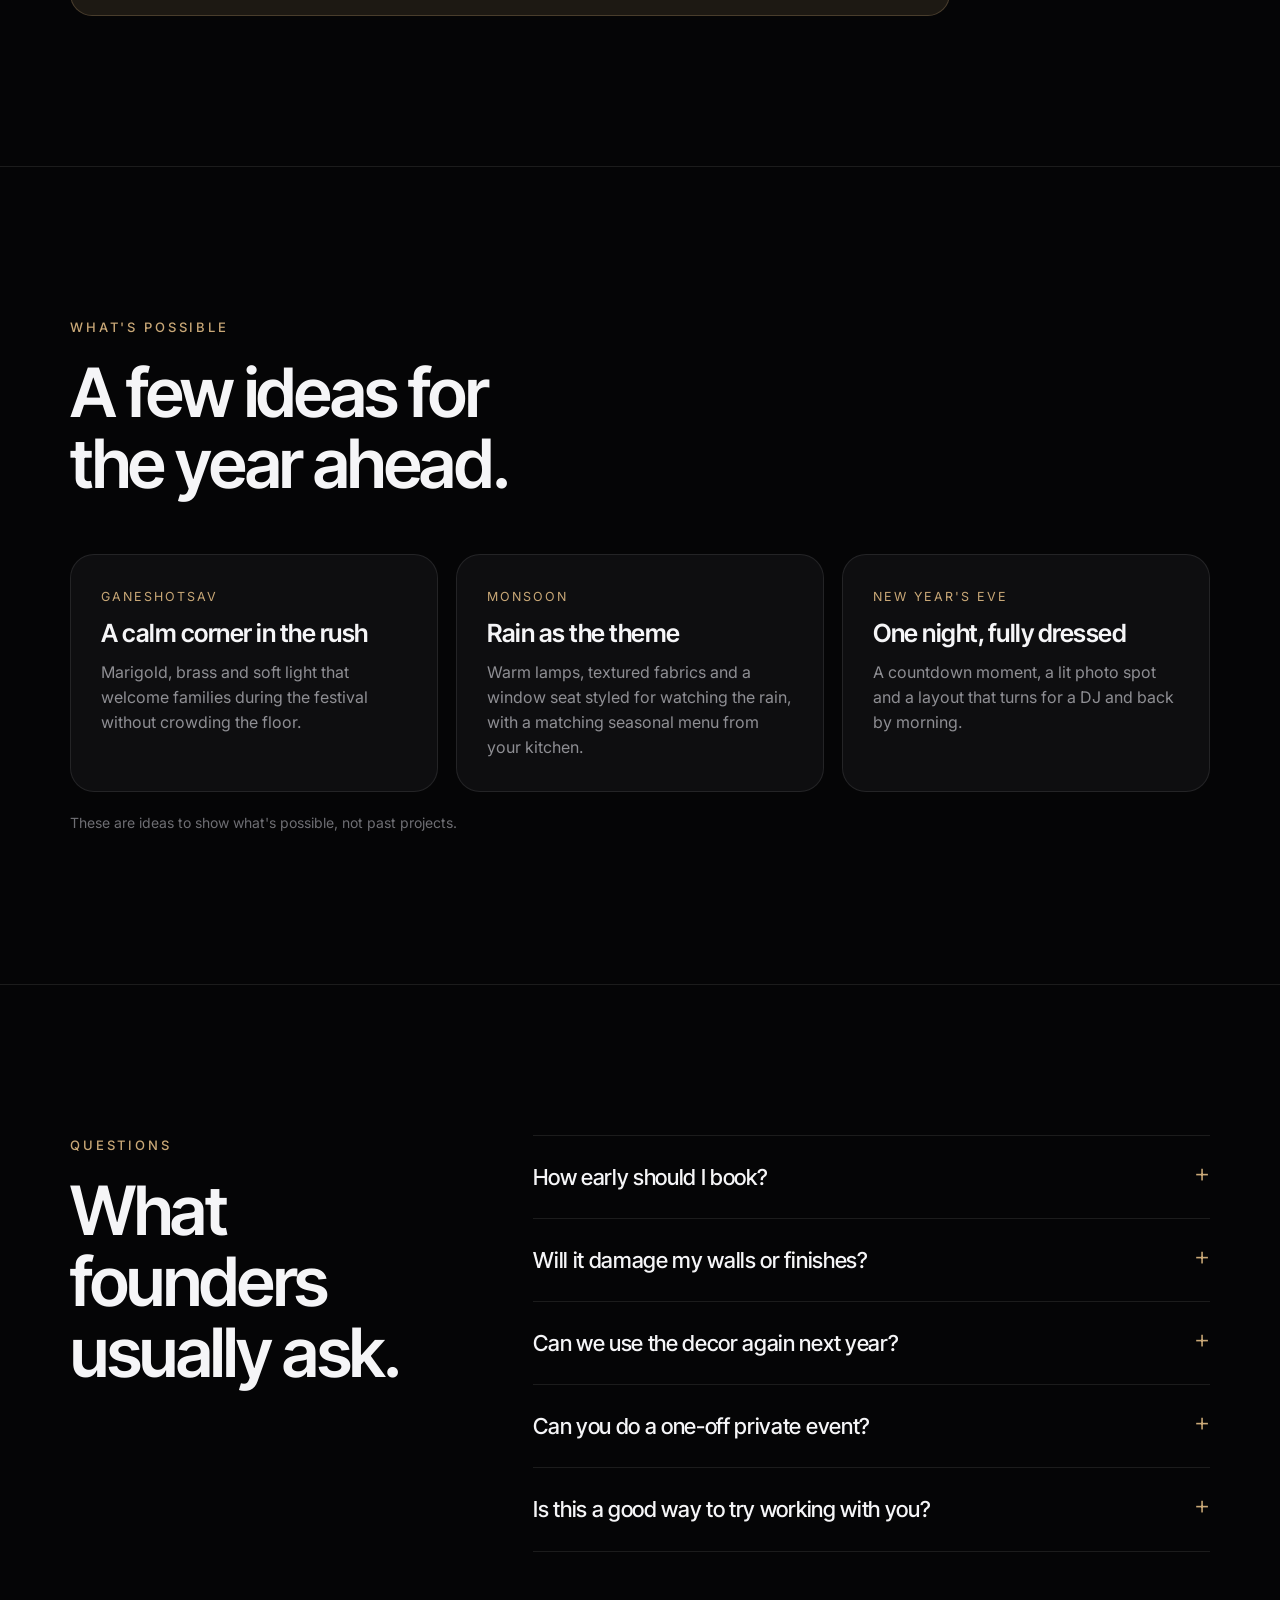
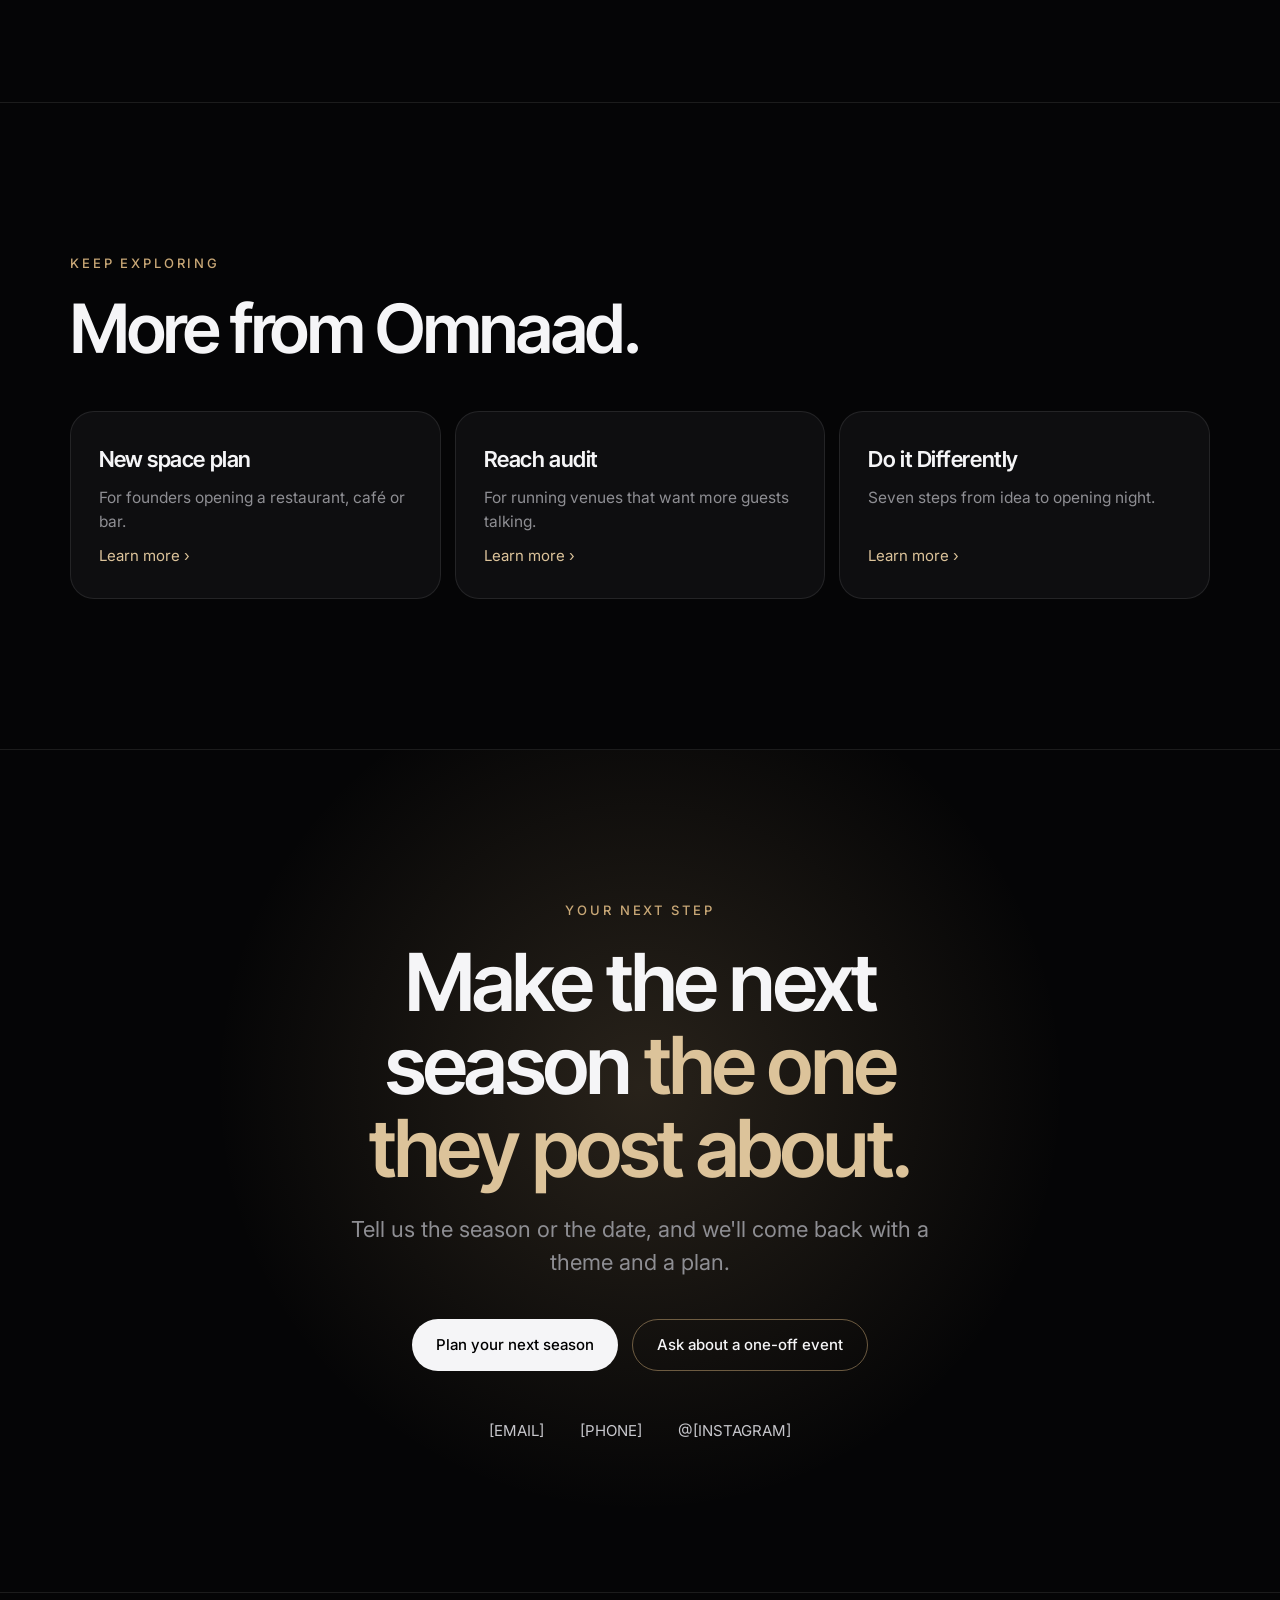
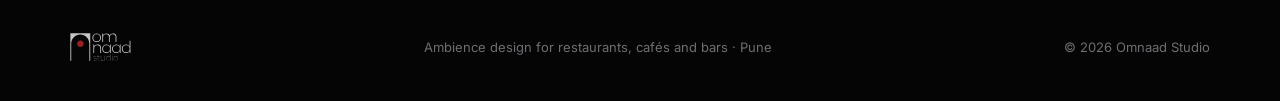
<file: public/festive-and-events.html>
<!doctype html>
<html lang="en">
<head>
<meta charset="utf-8">
<meta name="viewport" content="width=device-width,initial-scale=1,viewport-fit=cover">
<title>Festive & events · Omnaad Studio</title>
<meta name="description" content="Festive decor and event setups for restaurants, cafés and bars in Pune, timed to the city's year and built to be reused.">
<meta name="theme-color" content="#050506">
<meta property="og:title" content="Festive & events · Omnaad Studio">
<meta property="og:description" content="Festive decor and event setups for restaurants, cafés and bars in Pune, timed to the city's year and built to be reused.">
<meta property="og:type" content="website">
<link rel="icon" href="favicon.svg" type="image/svg+xml">
<link rel="apple-touch-icon" href="apple-touch-icon.png">
<link rel="preconnect" href="https://fonts.googleapis.com">
<link rel="preconnect" href="https://fonts.gstatic.com" crossorigin>
<link rel="stylesheet" href="https://fonts.googleapis.com/css2?family=Inter+Tight:wght@300;400;500;600&family=Inter:wght@300;400;500&display=swap">
<link rel="stylesheet" href="styles.css">
</head>
<body>

<header class="nav">
  <div class="wrap">
    <a href="index.html" class="logo" aria-label="Omnaad Studio home"><img src="logo.svg" alt="Omnaad Studio" width="74" height="34"></a>
    <nav aria-label="Main"><ul><li><a href="new-space-plan.html">Opening new</a></li><li><a href="reach-audit.html">Improving</a></li><li><a href="festive-and-events.html" aria-current="page">Festive & events</a></li><li><a href="how-we-work.html">Do it Differently</a></li><li><a href="approach.html">Approach</a></li></ul></nav>
    <details class="mnav"><summary>Menu</summary><ul><li><a href="new-space-plan.html">Opening new</a></li><li><a href="reach-audit.html">Improving</a></li><li><a href="festive-and-events.html" aria-current="page">Festive & events</a></li><li><a href="how-we-work.html">Do it Differently</a></li><li><a href="approach.html">Approach</a></li></ul></details>
    <a href="#contact" class="btn primary small"><span class="cta-long">Book a private consultation</span><span class="cta-short">Book</span></a>
  </div>
</header>
<div class="subnav"><div class="wrap"><span class="name">Festive & events</span><div class="right"><nav class="anchors" aria-label="On this page"><a href="#calendar">Calendar</a><a href="#events">Event setups</a><a href="#examples">Ideas</a><a href="#faq">Questions</a></nav><a href="#contact" class="btn primary small">Book</a></div></div></div>
<main id="top">
<section class="phero">
  <div class="wrap">
    <div class="eyebrow">A season or a night</div>
    <h1>Need a festive setup <span class="gold">or an event?</span></h1>
    <p class="lede">Themed decor and event setups that give guests a reason to come back, installed and removed without touching your permanent space.</p>
    <div class="actions"><a href="#contact" class="btn primary">Plan your next season</a><a href="#faq" class="btn ghost">Read common questions</a></div>
  </div>
</section>

<section id="calendar">
  <div class="wrap">
    <div class="eyebrow">Pune's year</div>
    <h2>Four seasons of reasons to visit.</h2>
    <div class="qs">
      <div class="qtr"><span class="m">Jan – Mar</span><h3>Colour</h3><p>New Year carry-over, Valentine's, Holi and the start of IPL season.</p></div>
      <div class="qtr"><span class="m">Apr – Jun</span><h3>Summer</h3><p>Cooler palettes, IPL screenings, terraces readied for the rains.</p></div>
      <div class="qtr"><span class="m">Jul – Sep</span><h3>Monsoon</h3><p>Rain-season moods, Independence Day and Ganeshotsav.</p></div>
      <div class="qtr"><span class="m">Oct – Dec</span><h3>Festive</h3><p>Navratri, Dussehra, Diwali, Christmas and New Year's Eve.</p></div>
    </div>
  </div>
</section>

<section id="events">
  <div class="wrap">
    <div class="eyebrow">Event setups</div>
    <h2>One room. Many nights.</h2>
    <div class="features">
      <div class="feature-card"><div class="n">Shows</div><h3>Live music and stand-up</h3><p>Stage, sound, lighting and seating that turn the room for a show and back again.</p></div>
      <div class="feature-card"><div class="n">Daytime</div><h3>Brunches and pop-ups</h3><p>Weekend brunches and brand pop-ups styled to draw a new crowd.</p></div>
      <div class="feature-card"><div class="n">Moments</div><h3>Launches and anniversaries</h3><p>Openings, relaunches and milestone nights, with every photo spot lit and styled.</p></div>
      <div class="feature-card"><div class="n">Private</div><h3>Parties and team evenings</h3><p>Private bookings and corporate team evenings, set up to feel made for them.</p></div>
    </div>
  </div>
</section>

<section id="how">
  <div class="wrap">
    <div class="eyebrow">How it works</div>
    <h2>Designed, installed, taken down, used again.</h2>
    <div class="highlights">
      <div class="hl"><div class="big">Design</div><p>A theme that fits your brand and the season.</p></div>
      <div class="hl"><div class="big">Install</div><p>Set up without damaging your walls, floors or finishes.</p></div>
      <div class="hl"><div class="big">Remove</div><p>Taken down cleanly when the season ends.</p></div>
      <div class="hl"><div class="big">Reuse</div><p>Built to come back next year, so it costs less each time.</p></div>
    </div>
    <div class="loopnote"><b>The easiest start</b>A festive setup is the simplest way to see how we work before a bigger project.</div>
  </div>
</section>

<section id="examples">
  <div class="wrap">
    <div class="eyebrow">What's possible</div>
    <h2>A few ideas for the year ahead.</h2>
    <div class="examples"><div class="example"><div class="where">Ganeshotsav</div><h3>A calm corner in the rush</h3><p>Marigold, brass and soft light that welcome families during the festival without crowding the floor.</p></div><div class="example"><div class="where">Monsoon</div><h3>Rain as the theme</h3><p>Warm lamps, textured fabrics and a window seat styled for watching the rain, with a matching seasonal menu from your kitchen.</p></div><div class="example"><div class="where">New Year's Eve</div><h3>One night, fully dressed</h3><p>A countdown moment, a lit photo spot and a layout that turns for a DJ and back by morning.</p></div></div>
    <p class="note">These are ideas to show what's possible, not past projects.</p>
  </div>
</section>

<section id="faq">
  <div class="wrap faqwrap">
    <div><div class="eyebrow">Questions</div><h2>What founders usually ask.</h2></div>
    <div class="faq"><details><summary>How early should I book?</summary><p>The earlier the better. Diwali, Christmas and New Year's Eve are busy for everyone, so talk to us a few weeks before the season starts.</p></details><details><summary>Will it damage my walls or finishes?</summary><p>No. Every setup is designed to install and come down without damaging your space.</p></details><details><summary>Can we use the decor again next year?</summary><p>Yes. We build setups to be stored and reused, so each year costs less.</p></details><details><summary>Can you do a one-off private event?</summary><p>Yes. Launches, anniversaries, private parties and team evenings are all part of what we set up.</p></details><details><summary>Is this a good way to try working with you?</summary><p>Yes. A festive setup is the easiest way to see how we work before a bigger project.</p></details></div>
  </div>
</section>

<section>
  <div class="wrap">
    <div class="eyebrow">Keep exploring</div>
    <h2>More from Omnaad.</h2>
    <div class="explore"><a href="new-space-plan.html"><b>New space plan</b><span>For founders opening a restaurant, café or bar.</span><em>Learn more ›</em></a><a href="reach-audit.html"><b>Reach audit</b><span>For running venues that want more guests talking.</span><em>Learn more ›</em></a><a href="how-we-work.html"><b>Do it Differently</b><span>Seven steps from idea to opening night.</span><em>Learn more ›</em></a></div>
  </div>
</section>

<section id="contact" class="contact">
  <div class="wrap">
    <div class="eyebrow">Your next step</div>
    <h2>Make the next season <span class="gold">the one they post about.</span></h2>
    <p class="lede">Tell us the season or the date, and we'll come back with a theme and a plan.</p>
    <div class="actions">
      <a href="mailto:[EMAIL]?subject=Festive%20or%20event%20setup" class="btn primary">Plan your next season</a>
      <a href="https://wa.me/[WHATSAPP_NUMBER]" class="btn ghost">Ask about a one-off event</a>
    </div>
    <div class="channels">
      <a href="mailto:[EMAIL]">[EMAIL]</a>
      <a href="tel:[PHONE]">[PHONE]</a>
      <a href="https://instagram.com/[INSTAGRAM]">@[INSTAGRAM]</a>
    </div>
  </div>
</section>
</main>

<footer>
  <div class="wrap">
    <a href="index.html"><img src="logo.svg" alt="Omnaad Studio" width="62" height="28"></a>
    <span>Ambience design for restaurants, cafés and bars · Pune</span>
    <span>© 2026 Omnaad Studio</span>
  </div>
</footer>

</body>
</html>
</file>
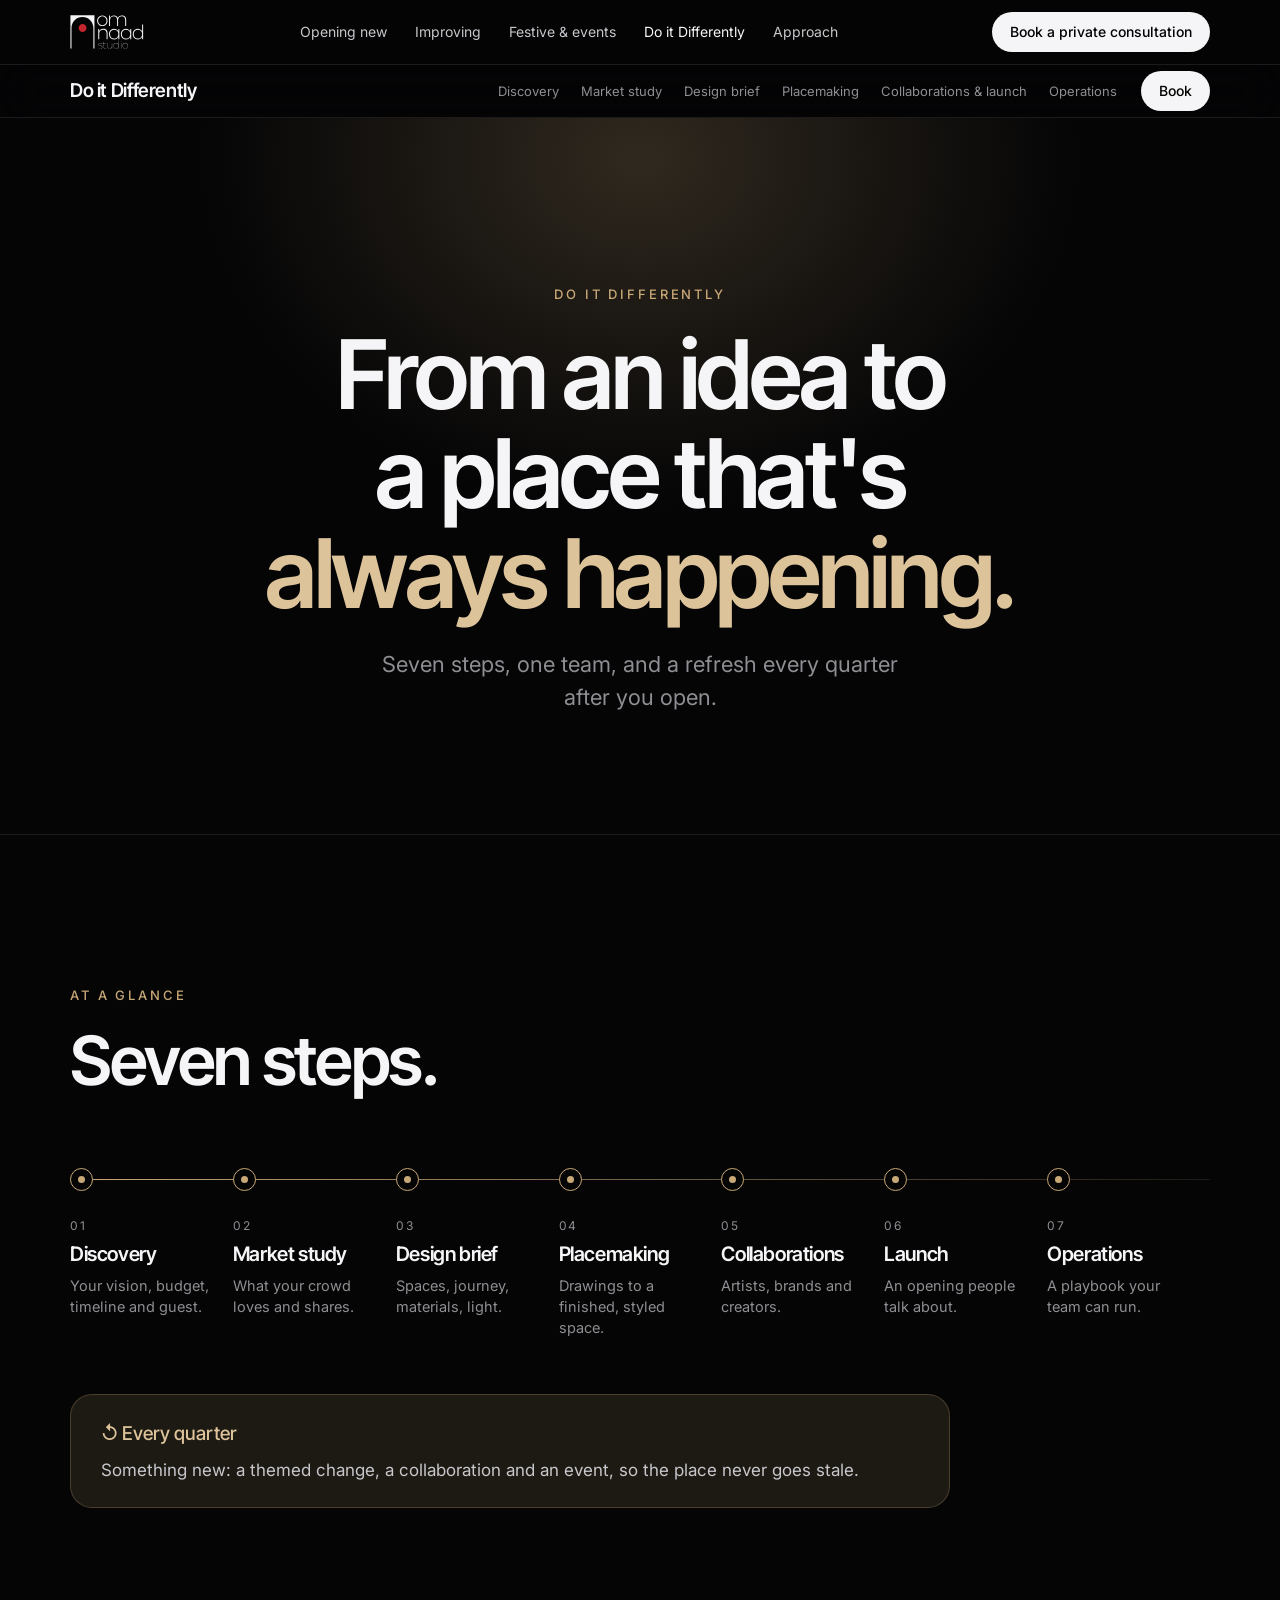
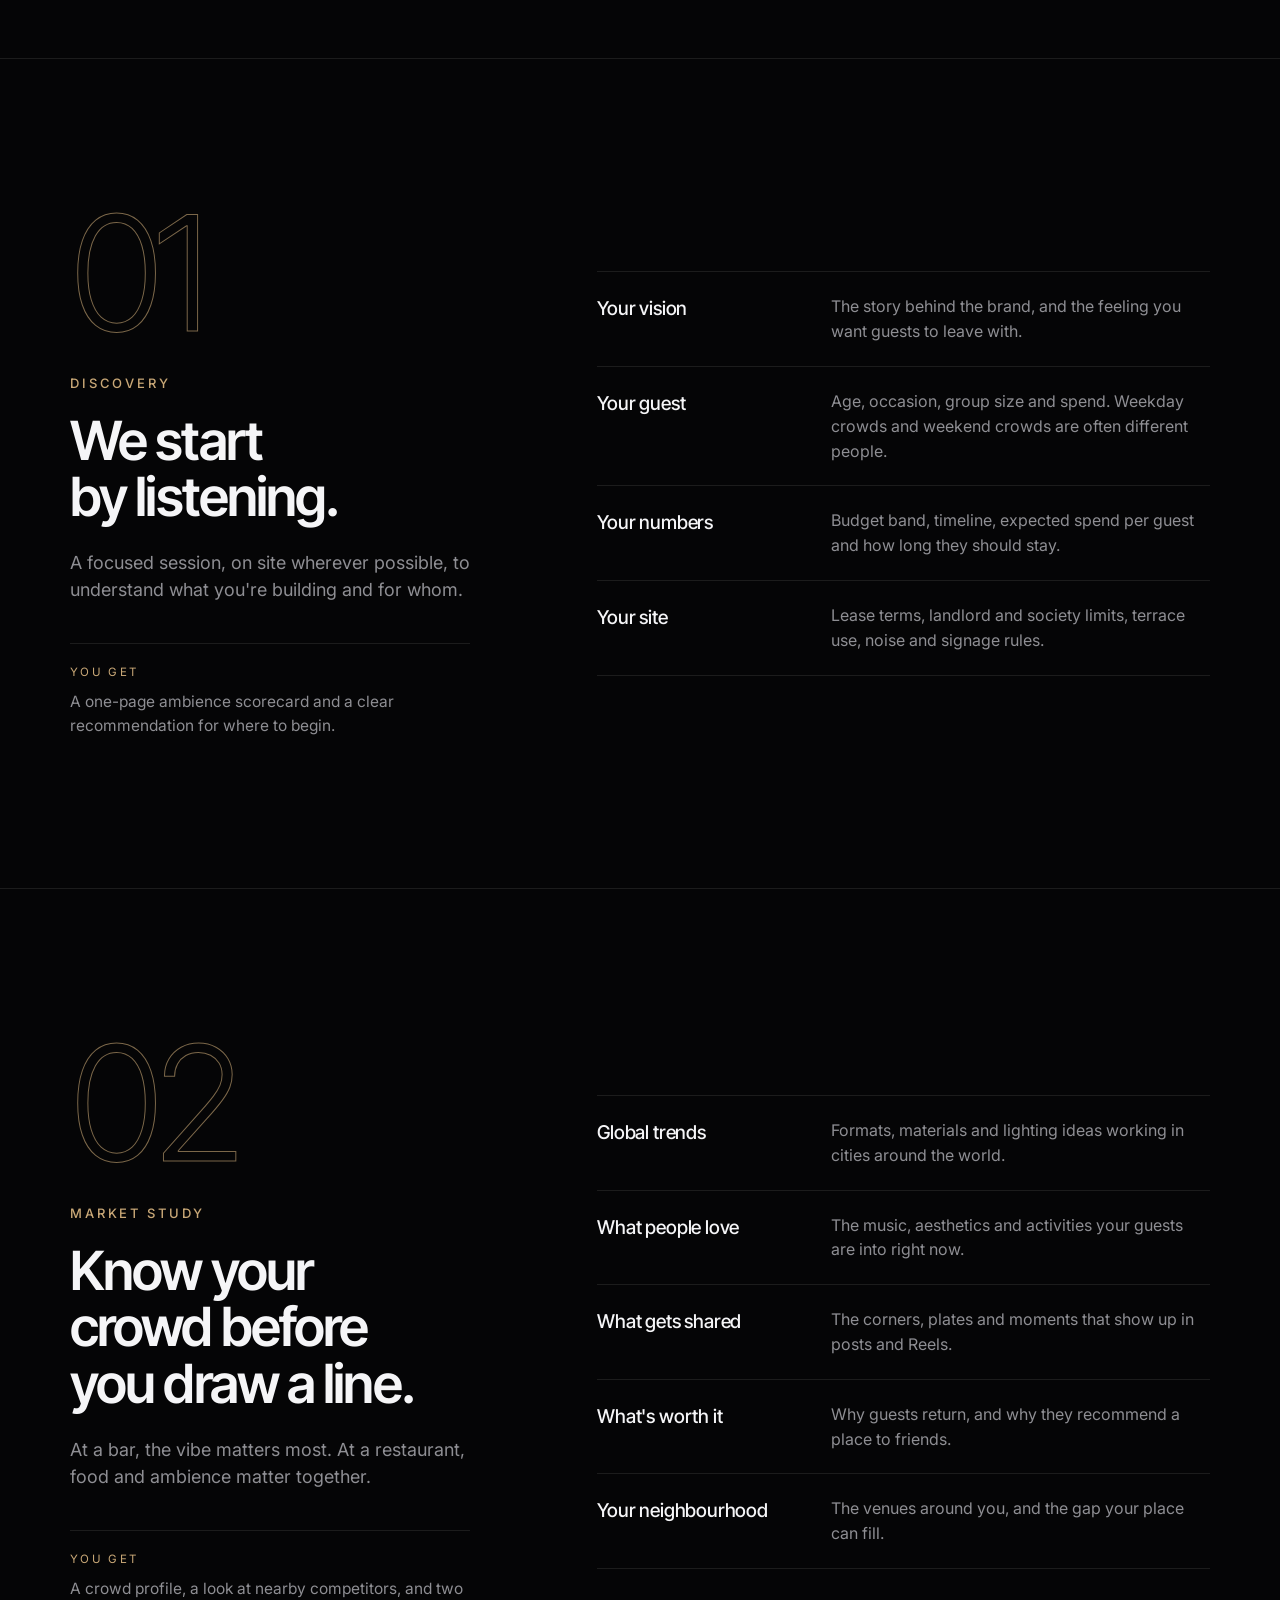
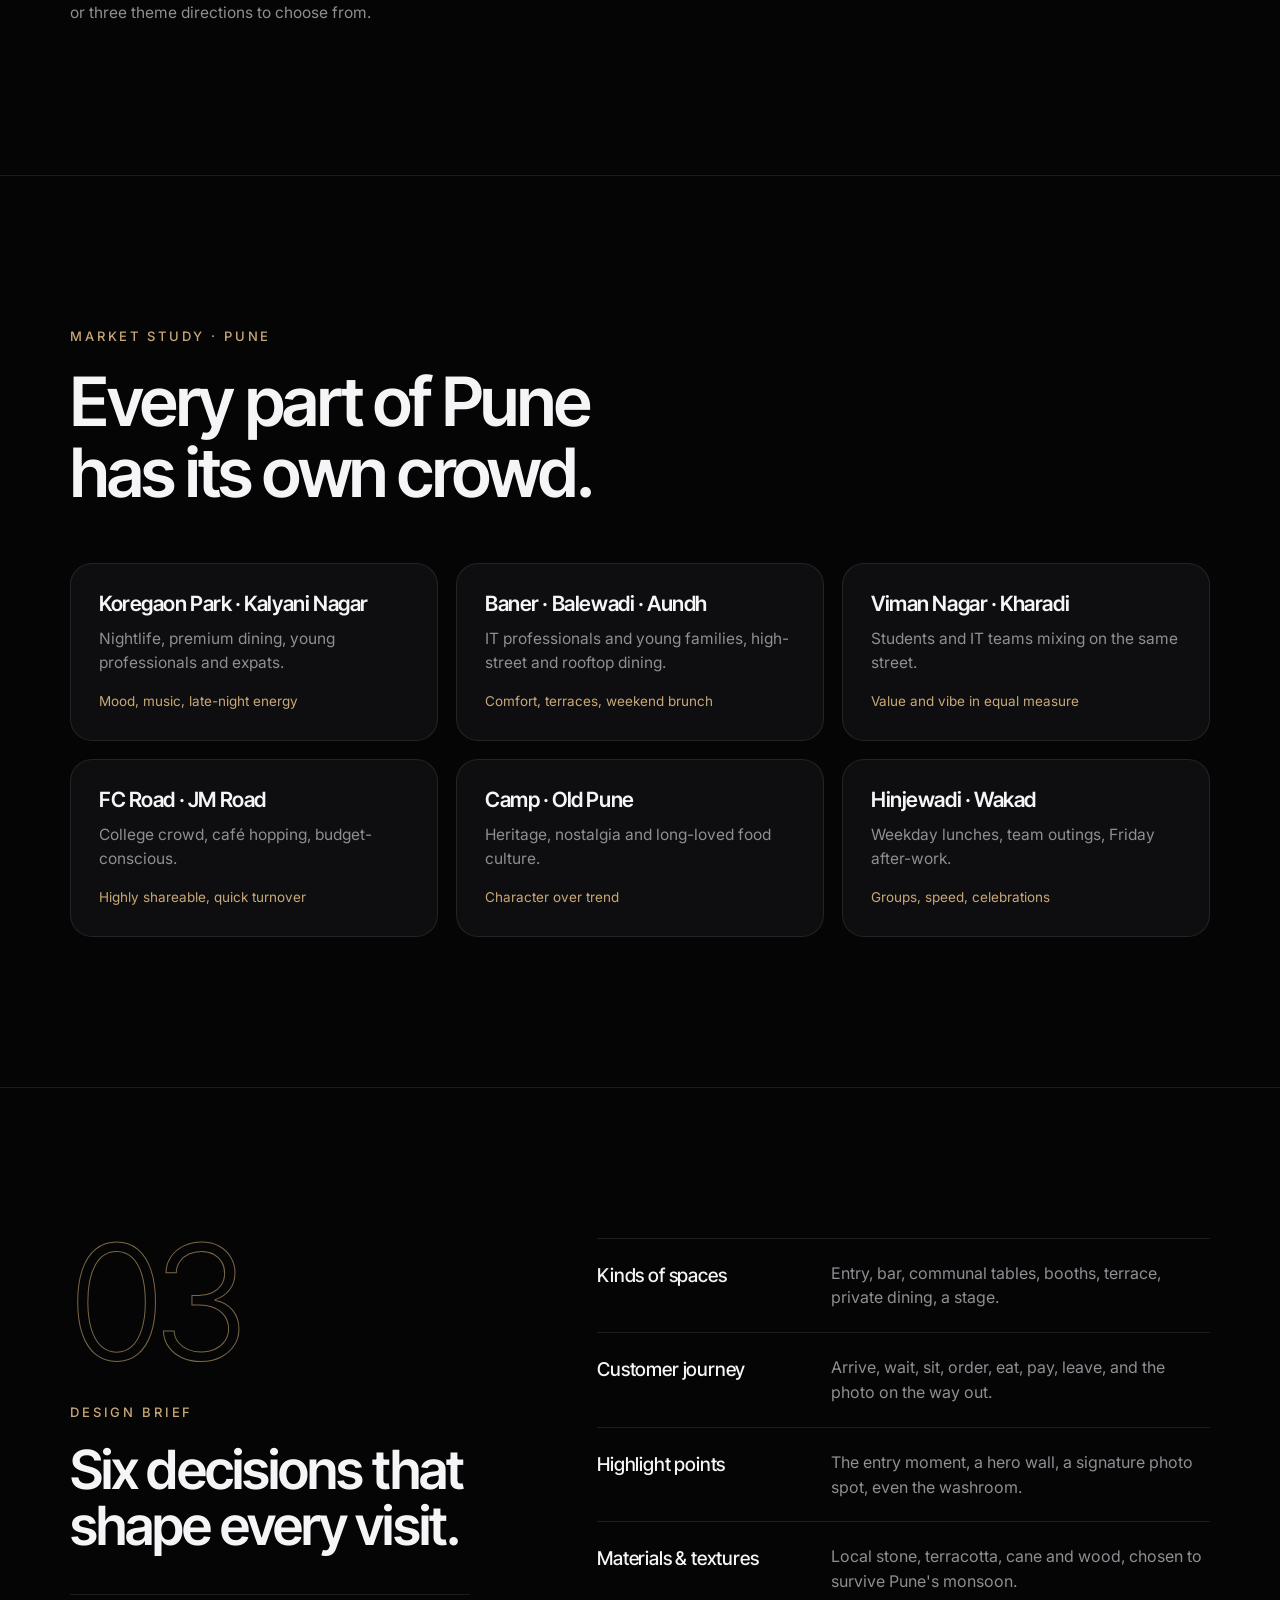
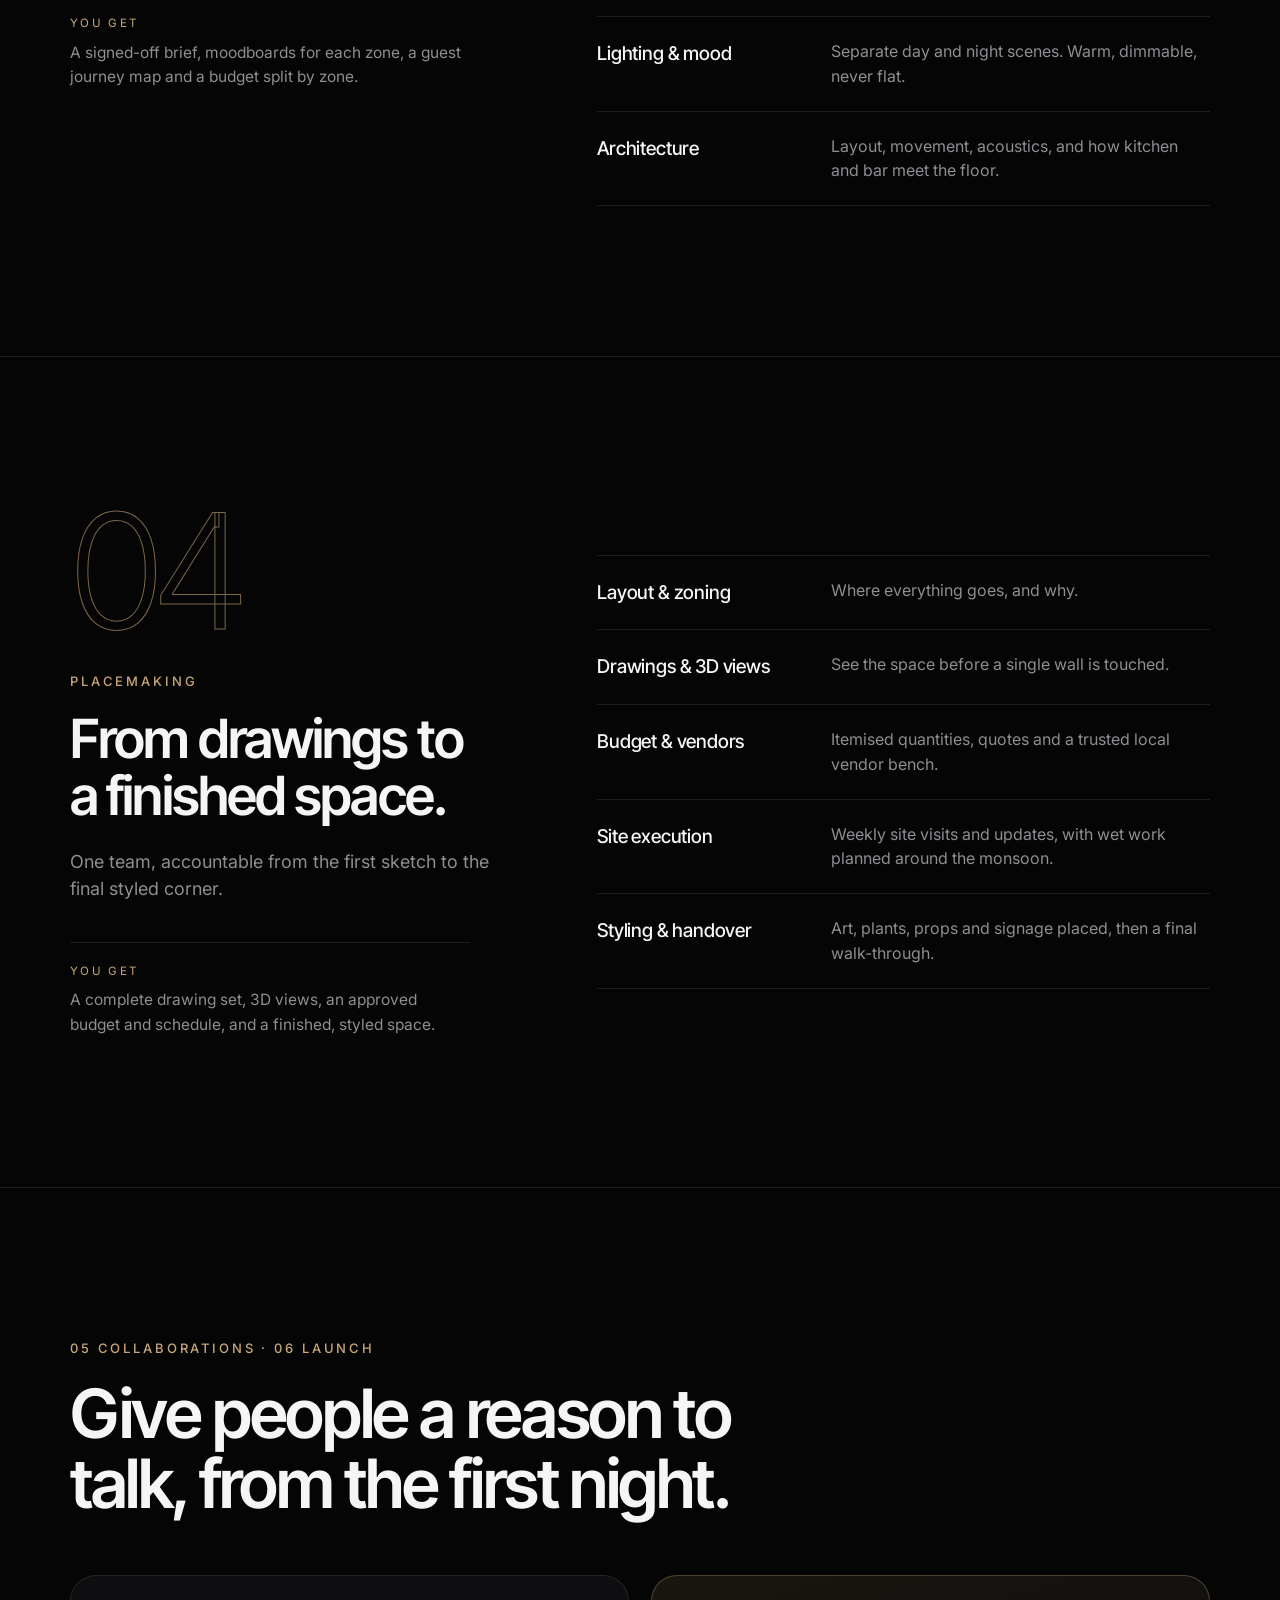
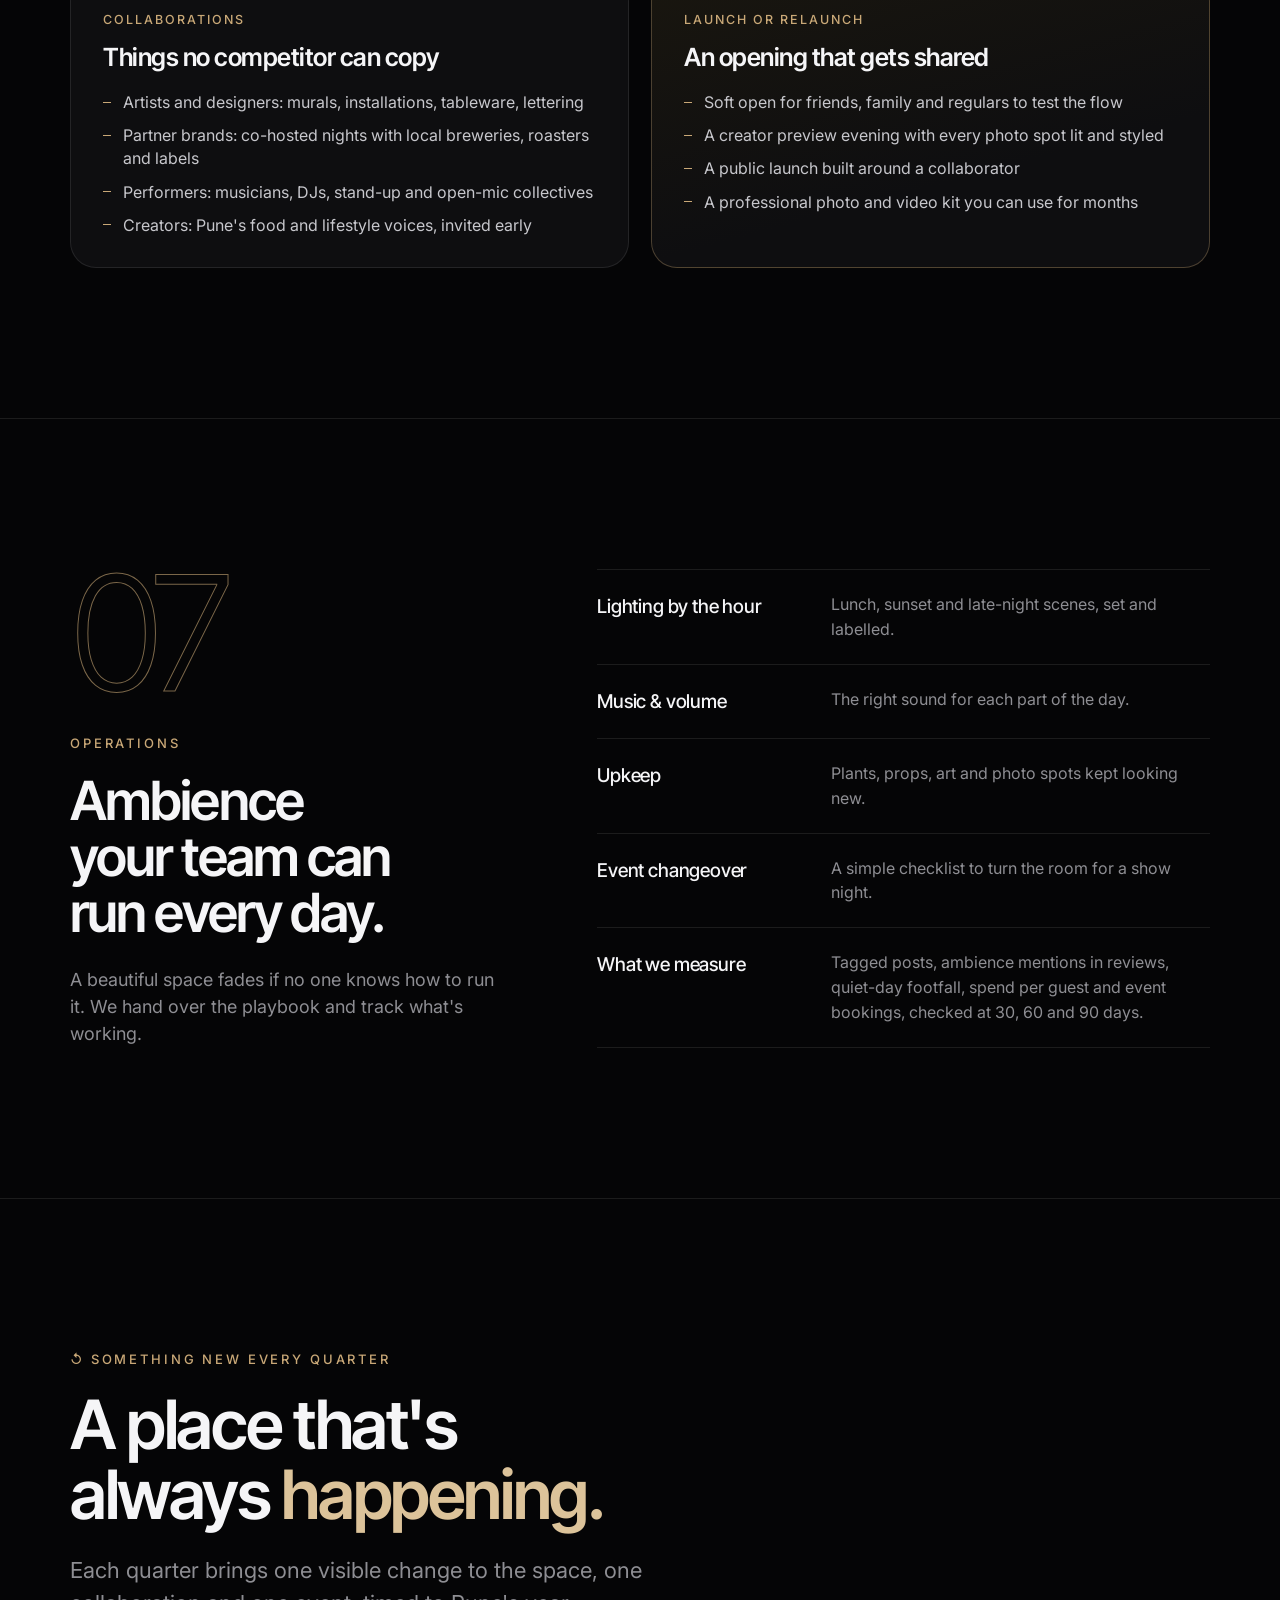
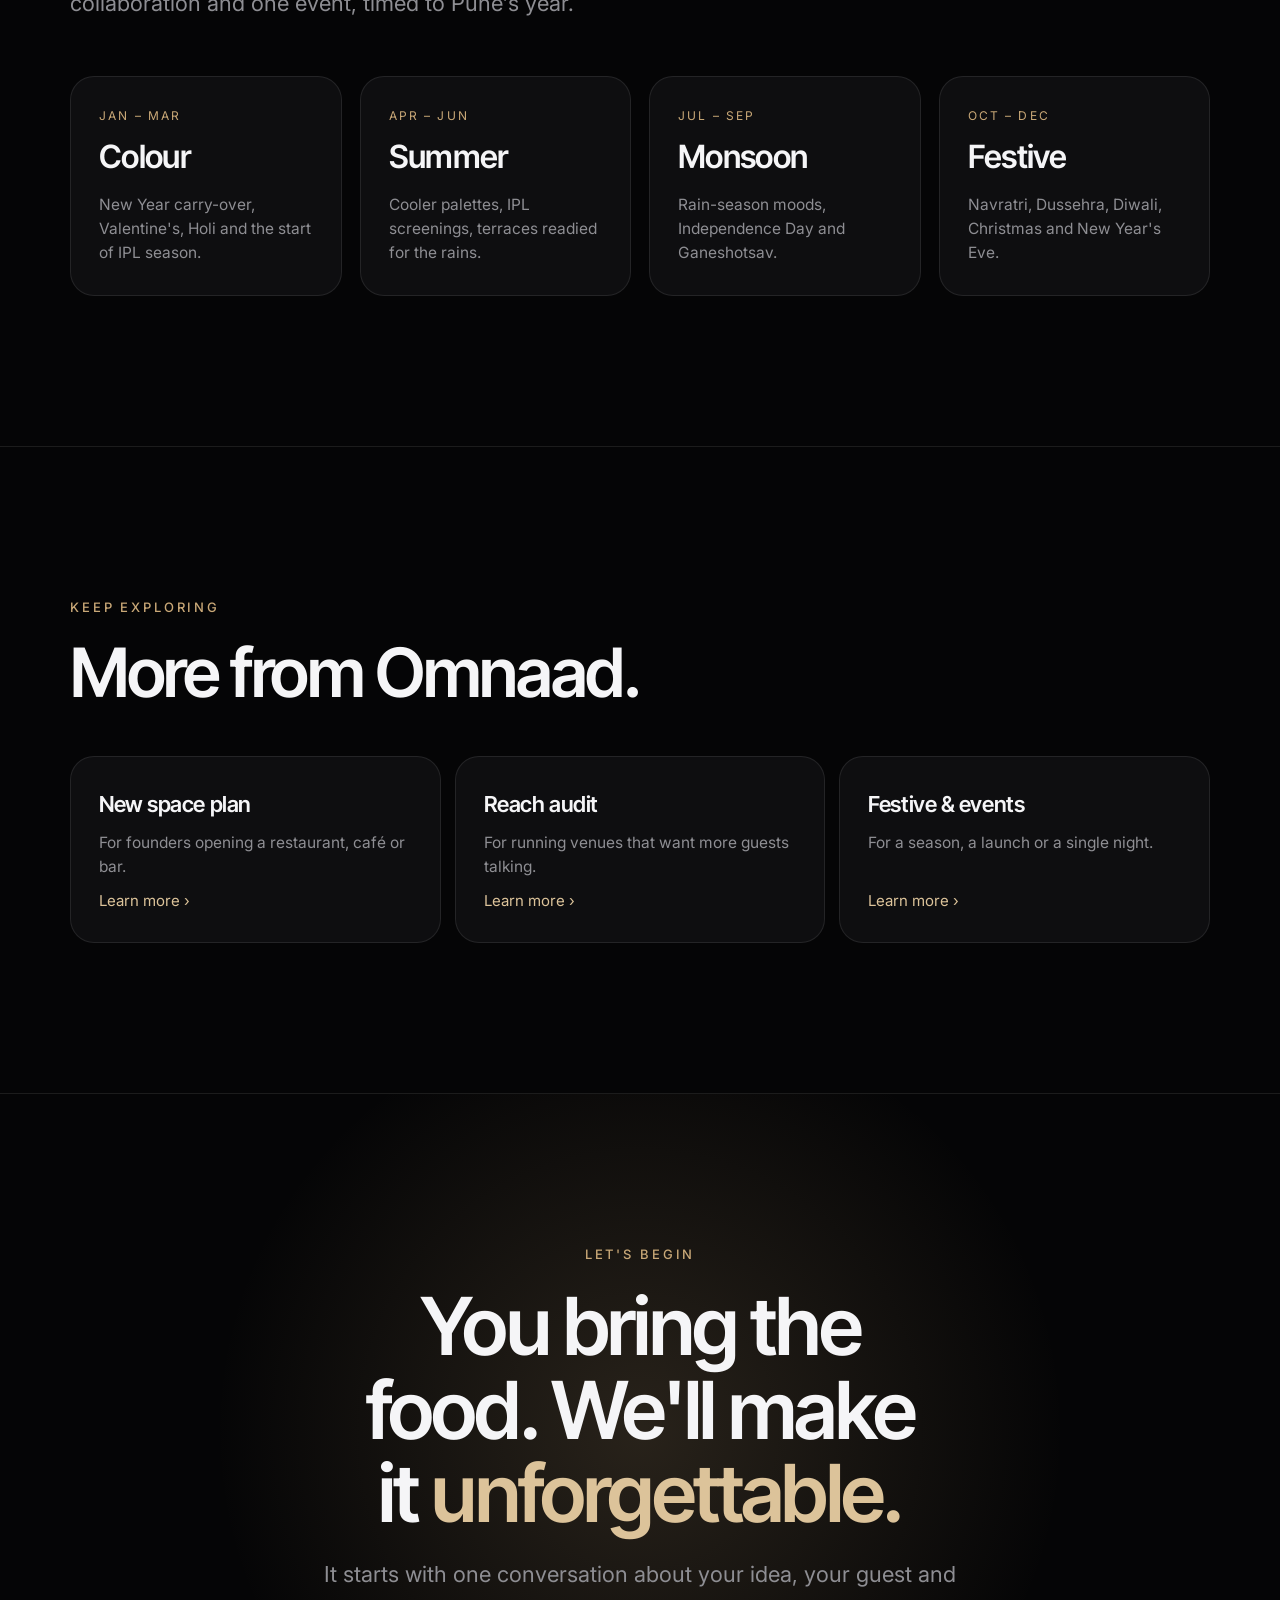
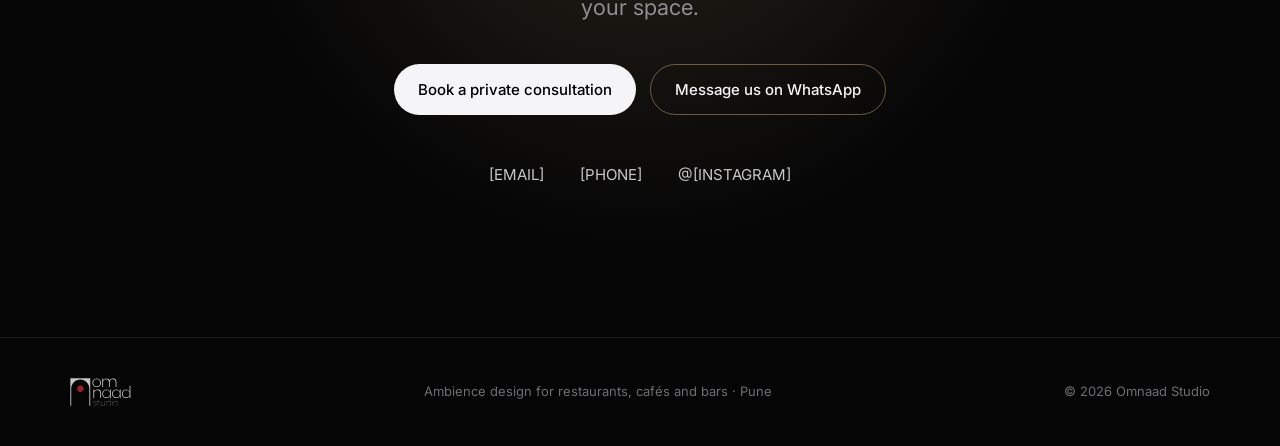
<file: public/how-we-work.html>
<!doctype html>
<html lang="en">
<head>
<meta charset="utf-8">
<meta name="viewport" content="width=device-width,initial-scale=1,viewport-fit=cover">
<title>Do it Differently · Omnaad Studio</title>
<meta name="description" content="Discovery, market study, design brief, placemaking, collaborations, launch and operations: how Omnaad takes a restaurant from idea to opening night.">
<meta name="theme-color" content="#050506">
<meta property="og:title" content="Do it Differently · Omnaad Studio">
<meta property="og:description" content="Discovery, market study, design brief, placemaking, collaborations, launch and operations: how Omnaad takes a restaurant from idea to opening night.">
<meta property="og:type" content="website">
<link rel="icon" href="favicon.svg" type="image/svg+xml">
<link rel="apple-touch-icon" href="apple-touch-icon.png">
<link rel="preconnect" href="https://fonts.googleapis.com">
<link rel="preconnect" href="https://fonts.gstatic.com" crossorigin>
<link rel="stylesheet" href="https://fonts.googleapis.com/css2?family=Inter+Tight:wght@300;400;500;600&family=Inter:wght@300;400;500&display=swap">
<link rel="stylesheet" href="styles.css">
</head>
<body>

<header class="nav">
  <div class="wrap">
    <a href="index.html" class="logo" aria-label="Omnaad Studio home"><img src="logo.svg" alt="Omnaad Studio" width="74" height="34"></a>
    <nav aria-label="Main"><ul><li><a href="new-space-plan.html">Opening new</a></li><li><a href="reach-audit.html">Improving</a></li><li><a href="festive-and-events.html">Festive & events</a></li><li><a href="how-we-work.html" aria-current="page">Do it Differently</a></li><li><a href="approach.html">Approach</a></li></ul></nav>
    <details class="mnav"><summary>Menu</summary><ul><li><a href="new-space-plan.html">Opening new</a></li><li><a href="reach-audit.html">Improving</a></li><li><a href="festive-and-events.html">Festive & events</a></li><li><a href="how-we-work.html" aria-current="page">Do it Differently</a></li><li><a href="approach.html">Approach</a></li></ul></details>
    <a href="#contact" class="btn primary small"><span class="cta-long">Book a private consultation</span><span class="cta-short">Book</span></a>
  </div>
</header>
<div class="subnav"><div class="wrap"><span class="name">Do it Differently</span><div class="right"><nav class="anchors" aria-label="On this page"><a href="#step-1">Discovery</a><a href="#step-2">Market study</a><a href="#step-3">Design brief</a><a href="#step-4">Placemaking</a><a href="#step-5">Collaborations & launch</a><a href="#step-7">Operations</a></nav><a href="#contact" class="btn primary small">Book</a></div></div></div>
<main id="top">
<section class="phero">
  <div class="wrap">
    <div class="eyebrow">Do it Differently</div>
    <h1>From an idea to a place that's <span class="gold">always happening.</span></h1>
    <p class="lede">Seven steps, one team, and a refresh every quarter after you open.</p>
  </div>
</section>

<section id="journey">
  <div class="wrap">
    <div class="eyebrow">At a glance</div>
    <h2>Seven steps.</h2>
    <div class="journey">
      <a class="jstep" href="#step-1"><div class="dot"></div><div class="num">01</div><h3>Discovery</h3><p>Your vision, budget, timeline and guest.</p></a>
      <a class="jstep" href="#step-2"><div class="dot"></div><div class="num">02</div><h3>Market study</h3><p>What your crowd loves and shares.</p></a>
      <a class="jstep" href="#step-3"><div class="dot"></div><div class="num">03</div><h3>Design brief</h3><p>Spaces, journey, materials, light.</p></a>
      <a class="jstep" href="#step-4"><div class="dot"></div><div class="num">04</div><h3>Placemaking</h3><p>Drawings to a finished, styled space.</p></a>
      <a class="jstep" href="#step-5"><div class="dot"></div><div class="num">05</div><h3>Collaborations</h3><p>Artists, brands and creators.</p></a>
      <a class="jstep" href="#step-5"><div class="dot"></div><div class="num">06</div><h3>Launch</h3><p>An opening people talk about.</p></a>
      <a class="jstep" href="#step-7"><div class="dot"></div><div class="num">07</div><h3>Operations</h3><p>A playbook your team can run.</p></a>
    </div>
    <div class="loopnote"><b>↺ Every quarter</b>Something new: a themed change, a collaboration and an event, so the place never goes stale.</div>
  </div>
</section>


<section id="step-1">
  <div class="wrap stage">
    <div class="left">
      <div class="bignum" aria-hidden="true">01</div>
      <div class="eyebrow">Discovery</div>
      <h2>We start by listening.</h2>
      <p class="lede">A focused session, on site wherever possible, to understand what you're building and for whom.</p>
      <div class="youget"><span>You get</span>A one-page ambience scorecard and a clear recommendation for where to begin.</div>
    </div>
    <div class="items">
      <div class="item"><div class="t">Your vision</div><div class="d">The story behind the brand, and the feeling you want guests to leave with.</div></div>
      <div class="item"><div class="t">Your guest</div><div class="d">Age, occasion, group size and spend. Weekday crowds and weekend crowds are often different people.</div></div>
      <div class="item"><div class="t">Your numbers</div><div class="d">Budget band, timeline, expected spend per guest and how long they should stay.</div></div>
      <div class="item"><div class="t">Your site</div><div class="d">Lease terms, landlord and society limits, terrace use, noise and signage rules.</div></div>
    </div>
  </div>
</section>


<section id="step-2">
  <div class="wrap stage">
    <div class="left">
      <div class="bignum" aria-hidden="true">02</div>
      <div class="eyebrow">Market study</div>
      <h2>Know your crowd before you draw a line.</h2>
      <p class="lede">At a bar, the vibe matters most. At a restaurant, food and ambience matter together.</p>
      <div class="youget"><span>You get</span>A crowd profile, a look at nearby competitors, and two or three theme directions to choose from.</div>
    </div>
    <div class="items">
      <div class="item"><div class="t">Global trends</div><div class="d">Formats, materials and lighting ideas working in cities around the world.</div></div>
      <div class="item"><div class="t">What people love</div><div class="d">The music, aesthetics and activities your guests are into right now.</div></div>
      <div class="item"><div class="t">What gets shared</div><div class="d">The corners, plates and moments that show up in posts and Reels.</div></div>
      <div class="item"><div class="t">What's worth it</div><div class="d">Why guests return, and why they recommend a place to friends.</div></div>
      <div class="item"><div class="t">Your neighbourhood</div><div class="d">The venues around you, and the gap your place can fill.</div></div>
    </div>
  </div>
</section>


<section id="pune">
  <div class="wrap">
    <div class="eyebrow">Market study · Pune</div>
    <h2>Every part of Pune has its own crowd.</h2>
    <div class="areas">
      <div class="area"><h3>Koregaon Park · Kalyani Nagar</h3><div class="who">Nightlife, premium dining, young professionals and expats.</div><div class="cue">Mood, music, late-night energy</div></div>
      <div class="area"><h3>Baner · Balewadi · Aundh</h3><div class="who">IT professionals and young families, high-street and rooftop dining.</div><div class="cue">Comfort, terraces, weekend brunch</div></div>
      <div class="area"><h3>Viman Nagar · Kharadi</h3><div class="who">Students and IT teams mixing on the same street.</div><div class="cue">Value and vibe in equal measure</div></div>
      <div class="area"><h3>FC Road · JM Road</h3><div class="who">College crowd, café hopping, budget-conscious.</div><div class="cue">Highly shareable, quick turnover</div></div>
      <div class="area"><h3>Camp · Old Pune</h3><div class="who">Heritage, nostalgia and long-loved food culture.</div><div class="cue">Character over trend</div></div>
      <div class="area"><h3>Hinjewadi · Wakad</h3><div class="who">Weekday lunches, team outings, Friday after-work.</div><div class="cue">Groups, speed, celebrations</div></div>
    </div>
  </div>
</section>


<section id="step-3">
  <div class="wrap stage">
    <div class="left">
      <div class="bignum" aria-hidden="true">03</div>
      <div class="eyebrow">Design brief</div>
      <h2>Six decisions that shape every visit.</h2>
      <div class="youget"><span>You get</span>A signed-off brief, moodboards for each zone, a guest journey map and a budget split by zone.</div>
    </div>
    <div class="items">
      <div class="item"><div class="t">Kinds of spaces</div><div class="d">Entry, bar, communal tables, booths, terrace, private dining, a stage.</div></div>
      <div class="item"><div class="t">Customer journey</div><div class="d">Arrive, wait, sit, order, eat, pay, leave, and the photo on the way out.</div></div>
      <div class="item"><div class="t">Highlight points</div><div class="d">The entry moment, a hero wall, a signature photo spot, even the washroom.</div></div>
      <div class="item"><div class="t">Materials &amp; textures</div><div class="d">Local stone, terracotta, cane and wood, chosen to survive Pune's monsoon.</div></div>
      <div class="item"><div class="t">Lighting &amp; mood</div><div class="d">Separate day and night scenes. Warm, dimmable, never flat.</div></div>
      <div class="item"><div class="t">Architecture</div><div class="d">Layout, movement, acoustics, and how kitchen and bar meet the floor.</div></div>
    </div>
  </div>
</section>


<section id="step-4">
  <div class="wrap stage">
    <div class="left">
      <div class="bignum" aria-hidden="true">04</div>
      <div class="eyebrow">Placemaking</div>
      <h2>From drawings to a finished space.</h2>
      <p class="lede">One team, accountable from the first sketch to the final styled corner.</p>
      <div class="youget"><span>You get</span>A complete drawing set, 3D views, an approved budget and schedule, and a finished, styled space.</div>
    </div>
    <div class="items">
      <div class="item"><div class="t">Layout &amp; zoning</div><div class="d">Where everything goes, and why.</div></div>
      <div class="item"><div class="t">Drawings &amp; 3D views</div><div class="d">See the space before a single wall is touched.</div></div>
      <div class="item"><div class="t">Budget &amp; vendors</div><div class="d">Itemised quantities, quotes and a trusted local vendor bench.</div></div>
      <div class="item"><div class="t">Site execution</div><div class="d">Weekly site visits and updates, with wet work planned around the monsoon.</div></div>
      <div class="item"><div class="t">Styling &amp; handover</div><div class="d">Art, plants, props and signage placed, then a final walk-through.</div></div>
    </div>
  </div>
</section>


<section id="step-5">
  <div class="wrap">
    <div class="eyebrow">05 Collaborations · 06 Launch</div>
    <h2>Give people a reason to talk, from the first night.</h2>
    <div class="grid2">
      <div class="card">
        <div class="n">Collaborations</div>
        <h3>Things no competitor can copy</h3>
        <ul>
          <li>Artists and designers: murals, installations, tableware, lettering</li>
          <li>Partner brands: co-hosted nights with local breweries, roasters and labels</li>
          <li>Performers: musicians, DJs, stand-up and open-mic collectives</li>
          <li>Creators: Pune's food and lifestyle voices, invited early</li>
        </ul>
      </div>
      <div class="card feature">
        <div class="n">Launch or relaunch</div>
        <h3>An opening that gets shared</h3>
        <ul>
          <li>Soft open for friends, family and regulars to test the flow</li>
          <li>A creator preview evening with every photo spot lit and styled</li>
          <li>A public launch built around a collaborator</li>
          <li>A professional photo and video kit you can use for months</li>
        </ul>
      </div>
    </div>
  </div>
</section>


<section id="step-7">
  <div class="wrap stage">
    <div class="left">
      <div class="bignum" aria-hidden="true">07</div>
      <div class="eyebrow">Operations</div>
      <h2>Ambience your team can run every day.</h2>
      <p class="lede">A beautiful space fades if no one knows how to run it. We hand over the playbook and track what's working.</p>
    </div>
    <div class="items">
      <div class="item"><div class="t">Lighting by the hour</div><div class="d">Lunch, sunset and late-night scenes, set and labelled.</div></div>
      <div class="item"><div class="t">Music &amp; volume</div><div class="d">The right sound for each part of the day.</div></div>
      <div class="item"><div class="t">Upkeep</div><div class="d">Plants, props, art and photo spots kept looking new.</div></div>
      <div class="item"><div class="t">Event changeover</div><div class="d">A simple checklist to turn the room for a show night.</div></div>
      <div class="item"><div class="t">What we measure</div><div class="d">Tagged posts, ambience mentions in reviews, quiet-day footfall, spend per guest and event bookings, checked at 30, 60 and 90 days.</div></div>
    </div>
  </div>
</section>


<section id="quarterly">
  <div class="wrap">
    <div class="eyebrow">↺ Something new every quarter</div>
    <h2>A place that's always <span class="gold">happening.</span></h2>
    <p class="lede">Each quarter brings one visible change to the space, one collaboration and one event, timed to Pune's year.</p>
    <div class="qs">
      <div class="qtr"><span class="m">Jan – Mar</span><h3>Colour</h3><p>New Year carry-over, Valentine's, Holi and the start of IPL season.</p></div>
      <div class="qtr"><span class="m">Apr – Jun</span><h3>Summer</h3><p>Cooler palettes, IPL screenings, terraces readied for the rains.</p></div>
      <div class="qtr"><span class="m">Jul – Sep</span><h3>Monsoon</h3><p>Rain-season moods, Independence Day and Ganeshotsav.</p></div>
      <div class="qtr"><span class="m">Oct – Dec</span><h3>Festive</h3><p>Navratri, Dussehra, Diwali, Christmas and New Year's Eve.</p></div>
    </div>
  </div>
</section>


<section>
  <div class="wrap">
    <div class="eyebrow">Keep exploring</div>
    <h2>More from Omnaad.</h2>
    <div class="explore"><a href="new-space-plan.html"><b>New space plan</b><span>For founders opening a restaurant, café or bar.</span><em>Learn more ›</em></a><a href="reach-audit.html"><b>Reach audit</b><span>For running venues that want more guests talking.</span><em>Learn more ›</em></a><a href="festive-and-events.html"><b>Festive & events</b><span>For a season, a launch or a single night.</span><em>Learn more ›</em></a></div>
  </div>
</section>

<section id="contact" class="contact">
  <div class="wrap">
    <div class="eyebrow">Let's begin</div>
    <h2>You bring the food. We'll make it <span class="gold">unforgettable.</span></h2>
    <p class="lede">It starts with one conversation about your idea, your guest and your space.</p>
    <div class="actions">
      <a href="mailto:[EMAIL]?subject=Private%20consultation" class="btn primary">Book a private consultation</a>
      <a href="https://wa.me/[WHATSAPP_NUMBER]" class="btn ghost">Message us on WhatsApp</a>
    </div>
    <div class="channels">
      <a href="mailto:[EMAIL]">[EMAIL]</a>
      <a href="tel:[PHONE]">[PHONE]</a>
      <a href="https://instagram.com/[INSTAGRAM]">@[INSTAGRAM]</a>
    </div>
  </div>
</section>

</main>

<footer>
  <div class="wrap">
    <a href="index.html"><img src="logo.svg" alt="Omnaad Studio" width="62" height="28"></a>
    <span>Ambience design for restaurants, cafés and bars · Pune</span>
    <span>© 2026 Omnaad Studio</span>
  </div>
</footer>

</body>
</html>
</file>
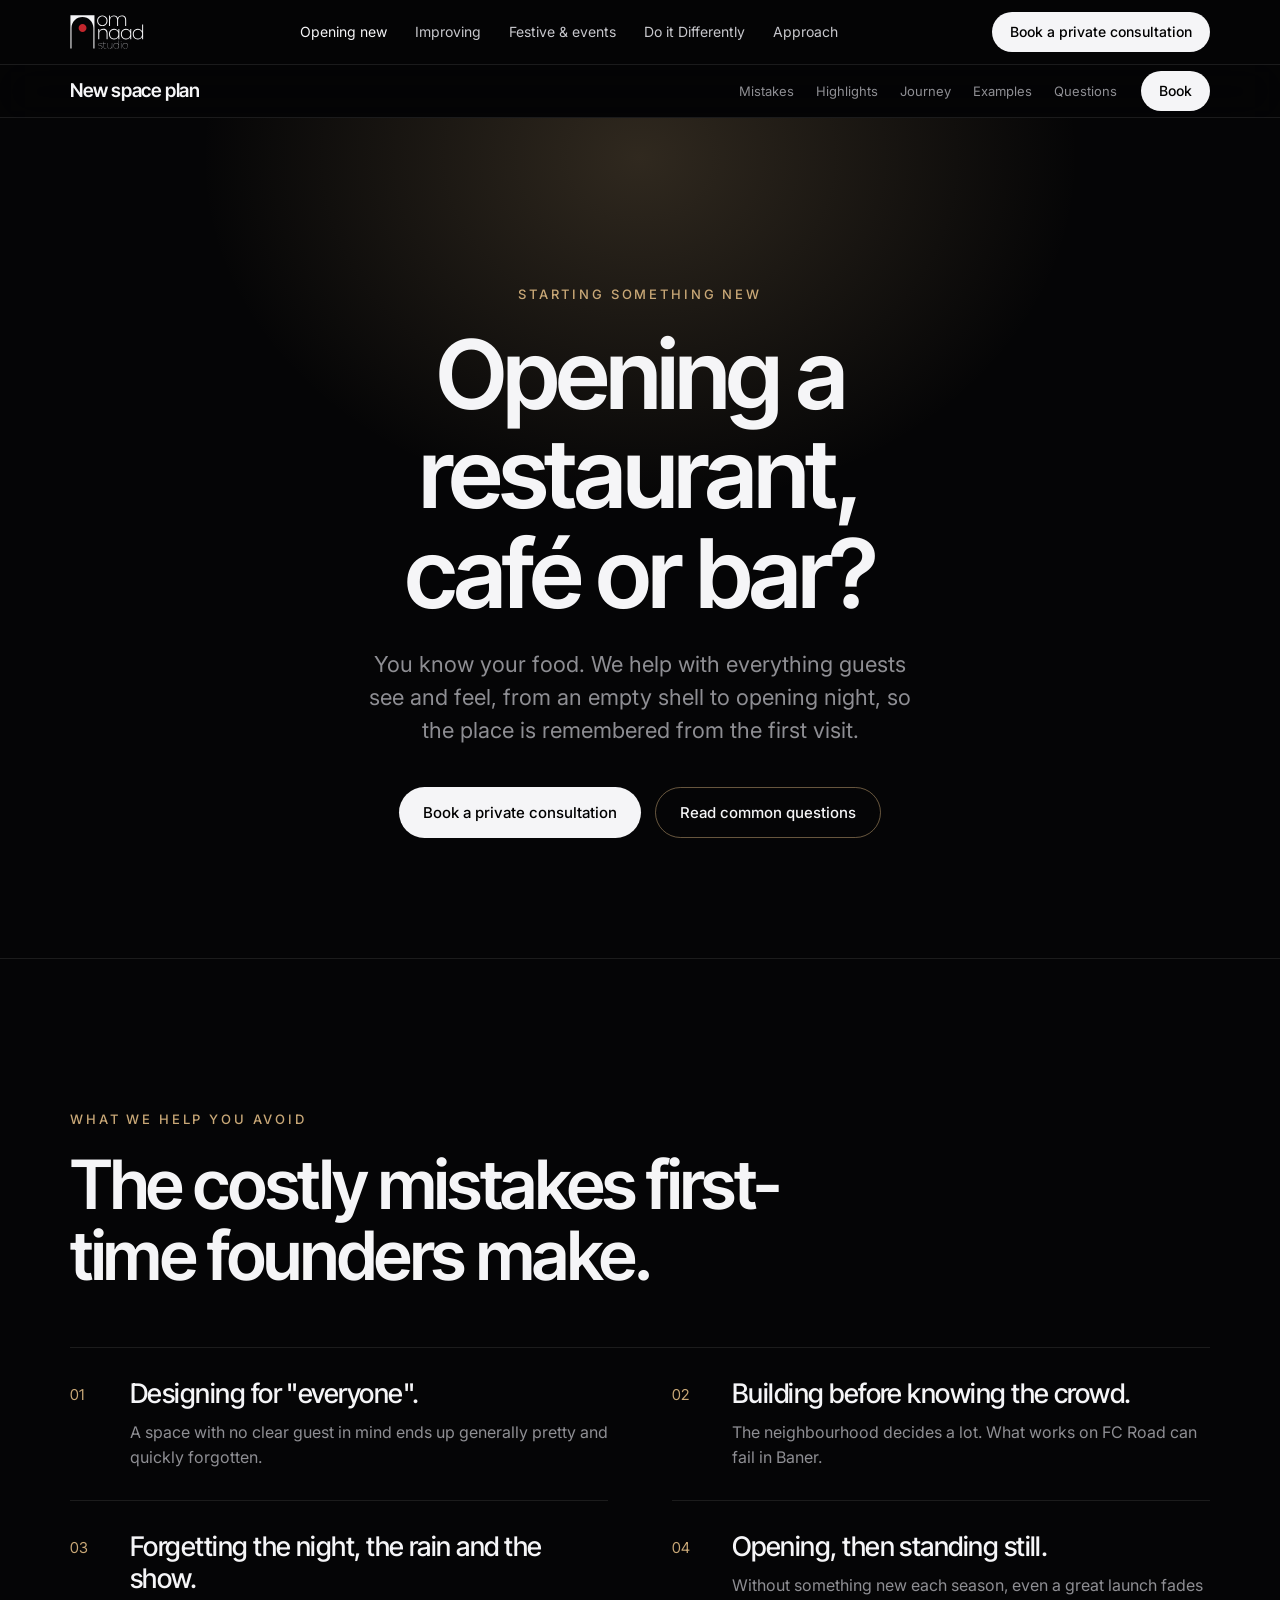
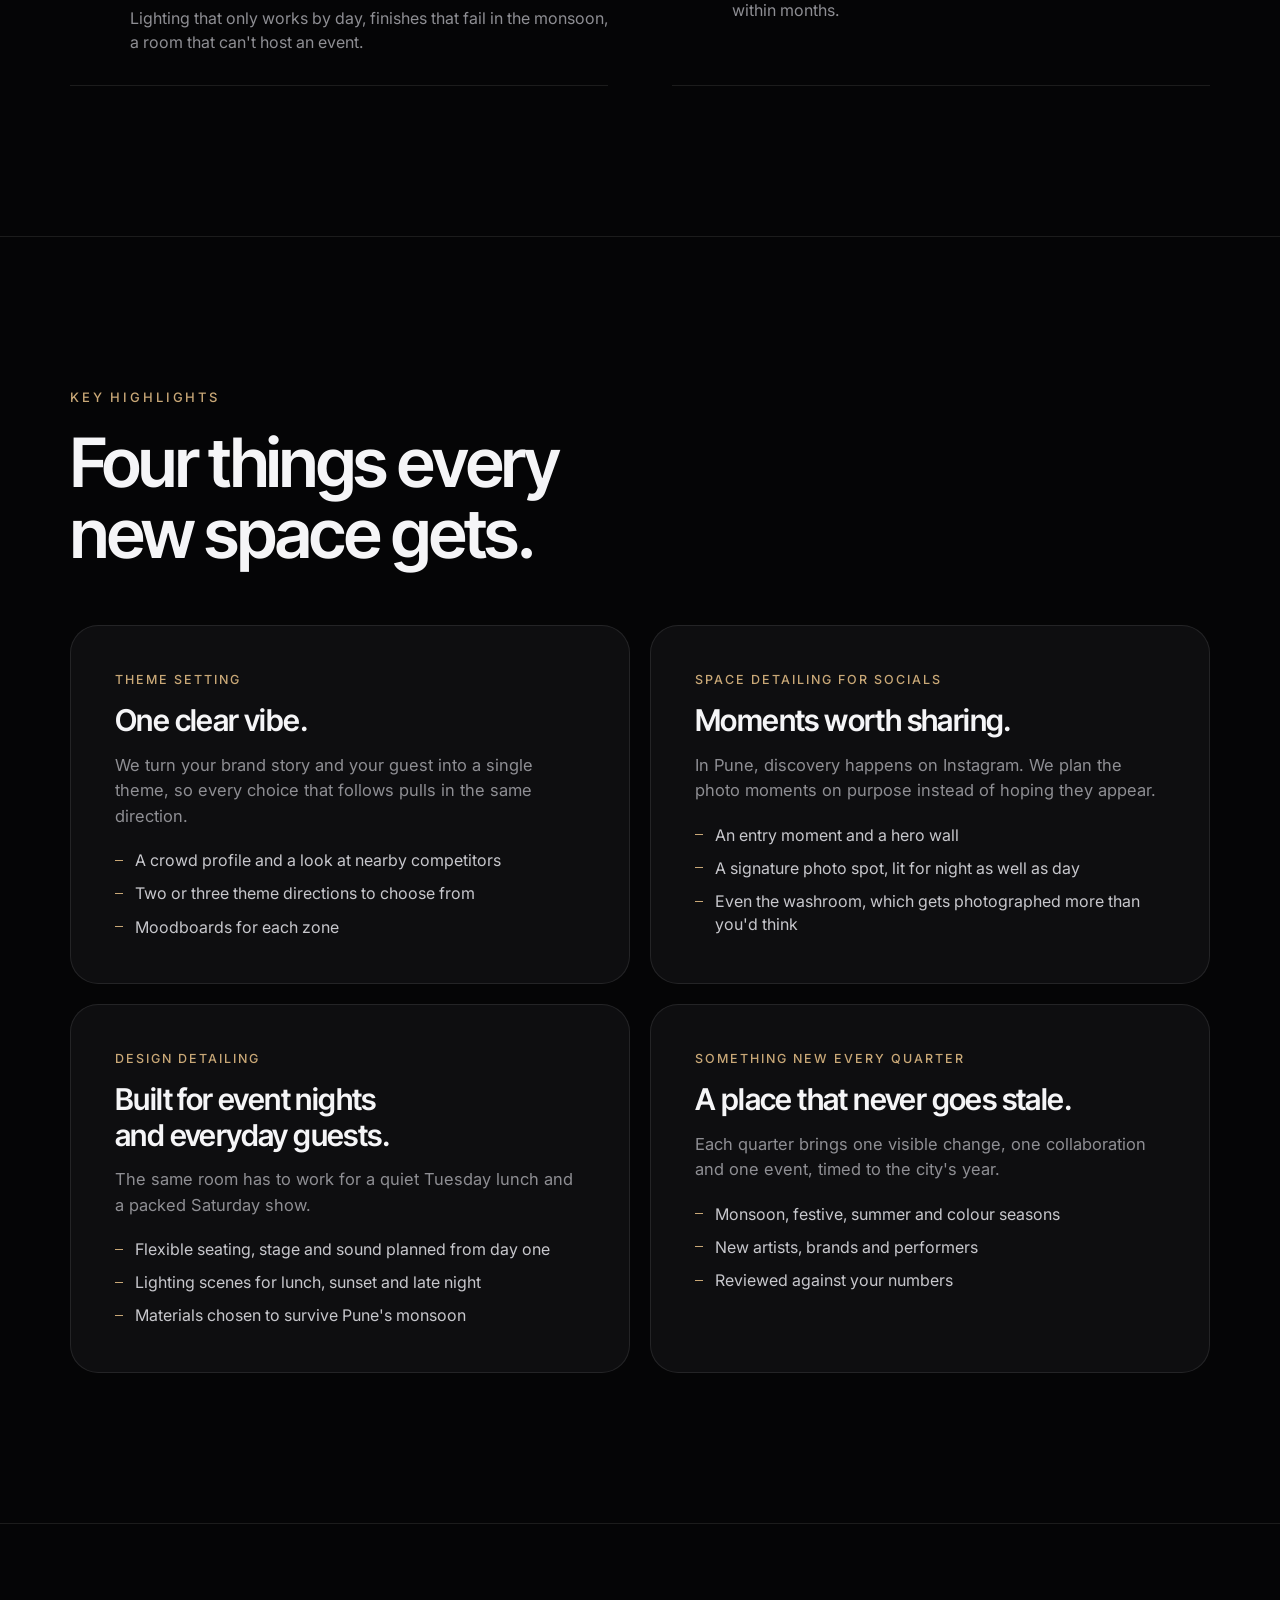
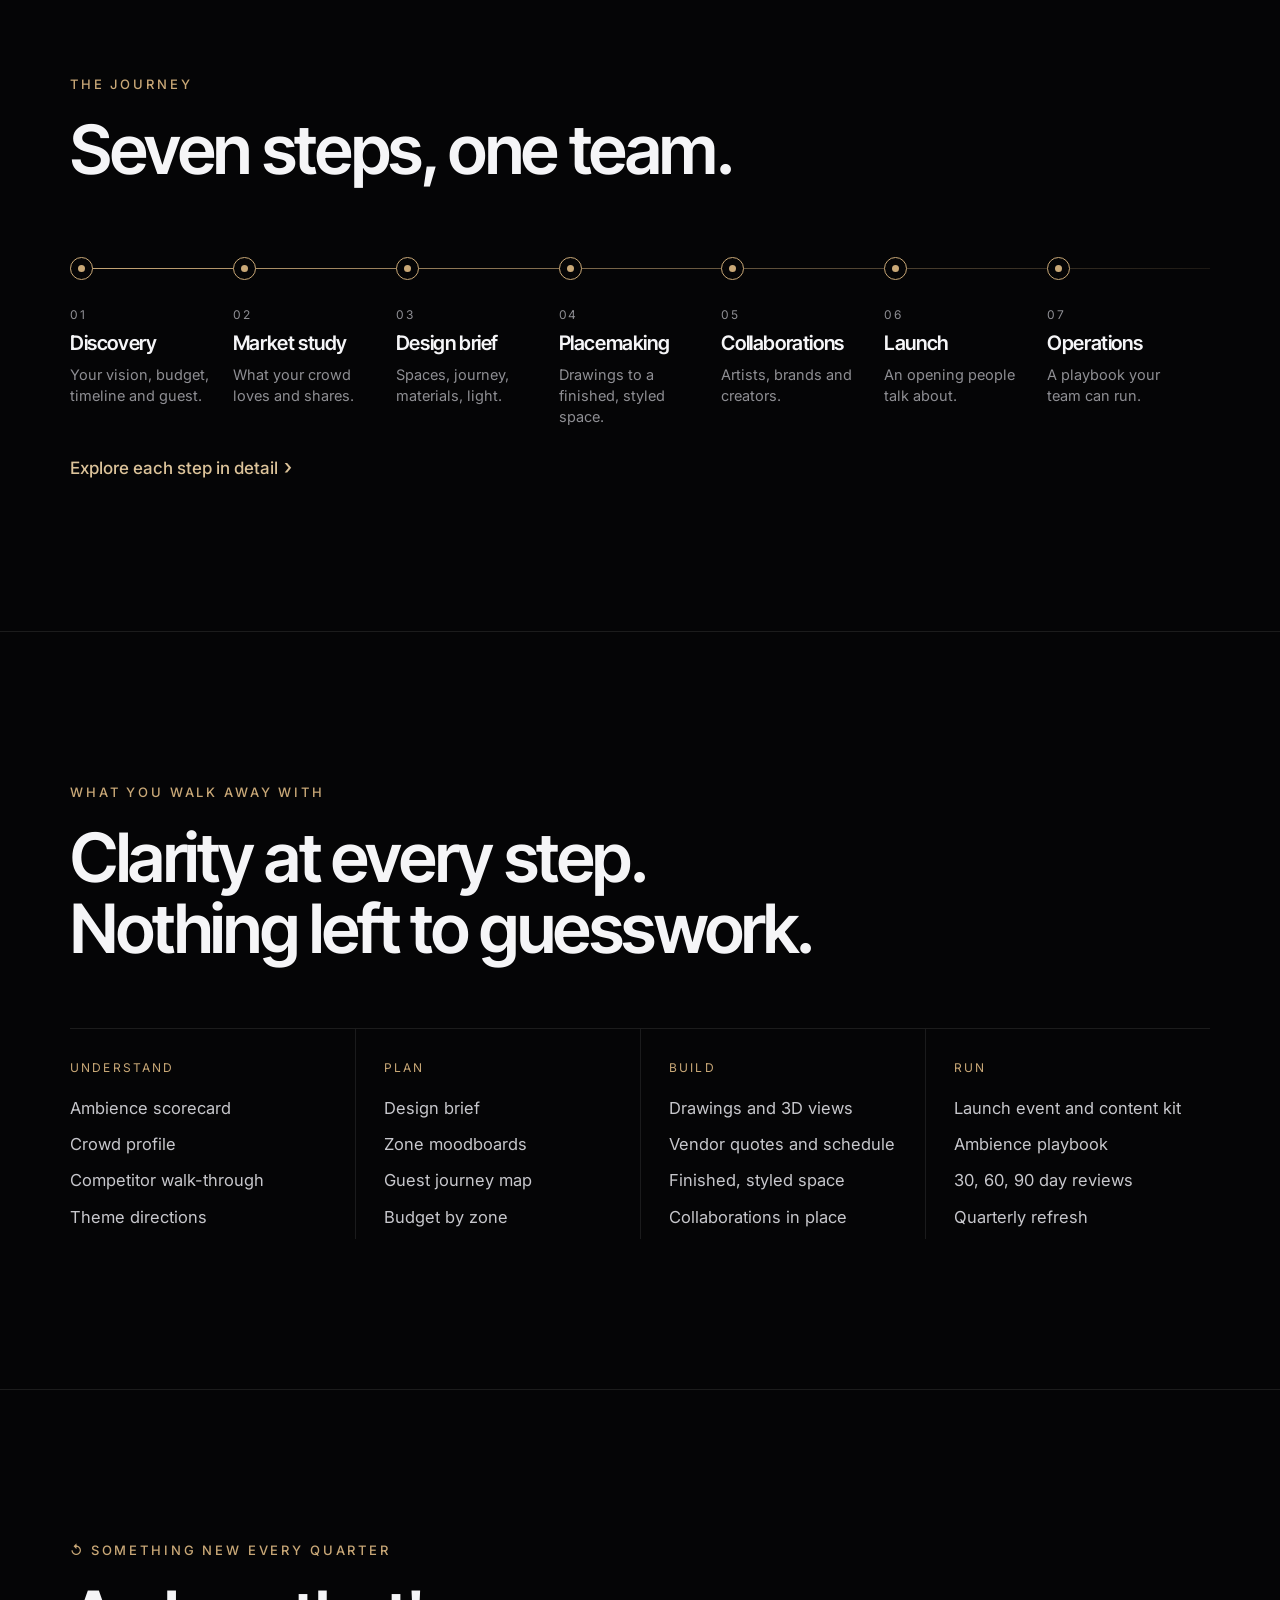
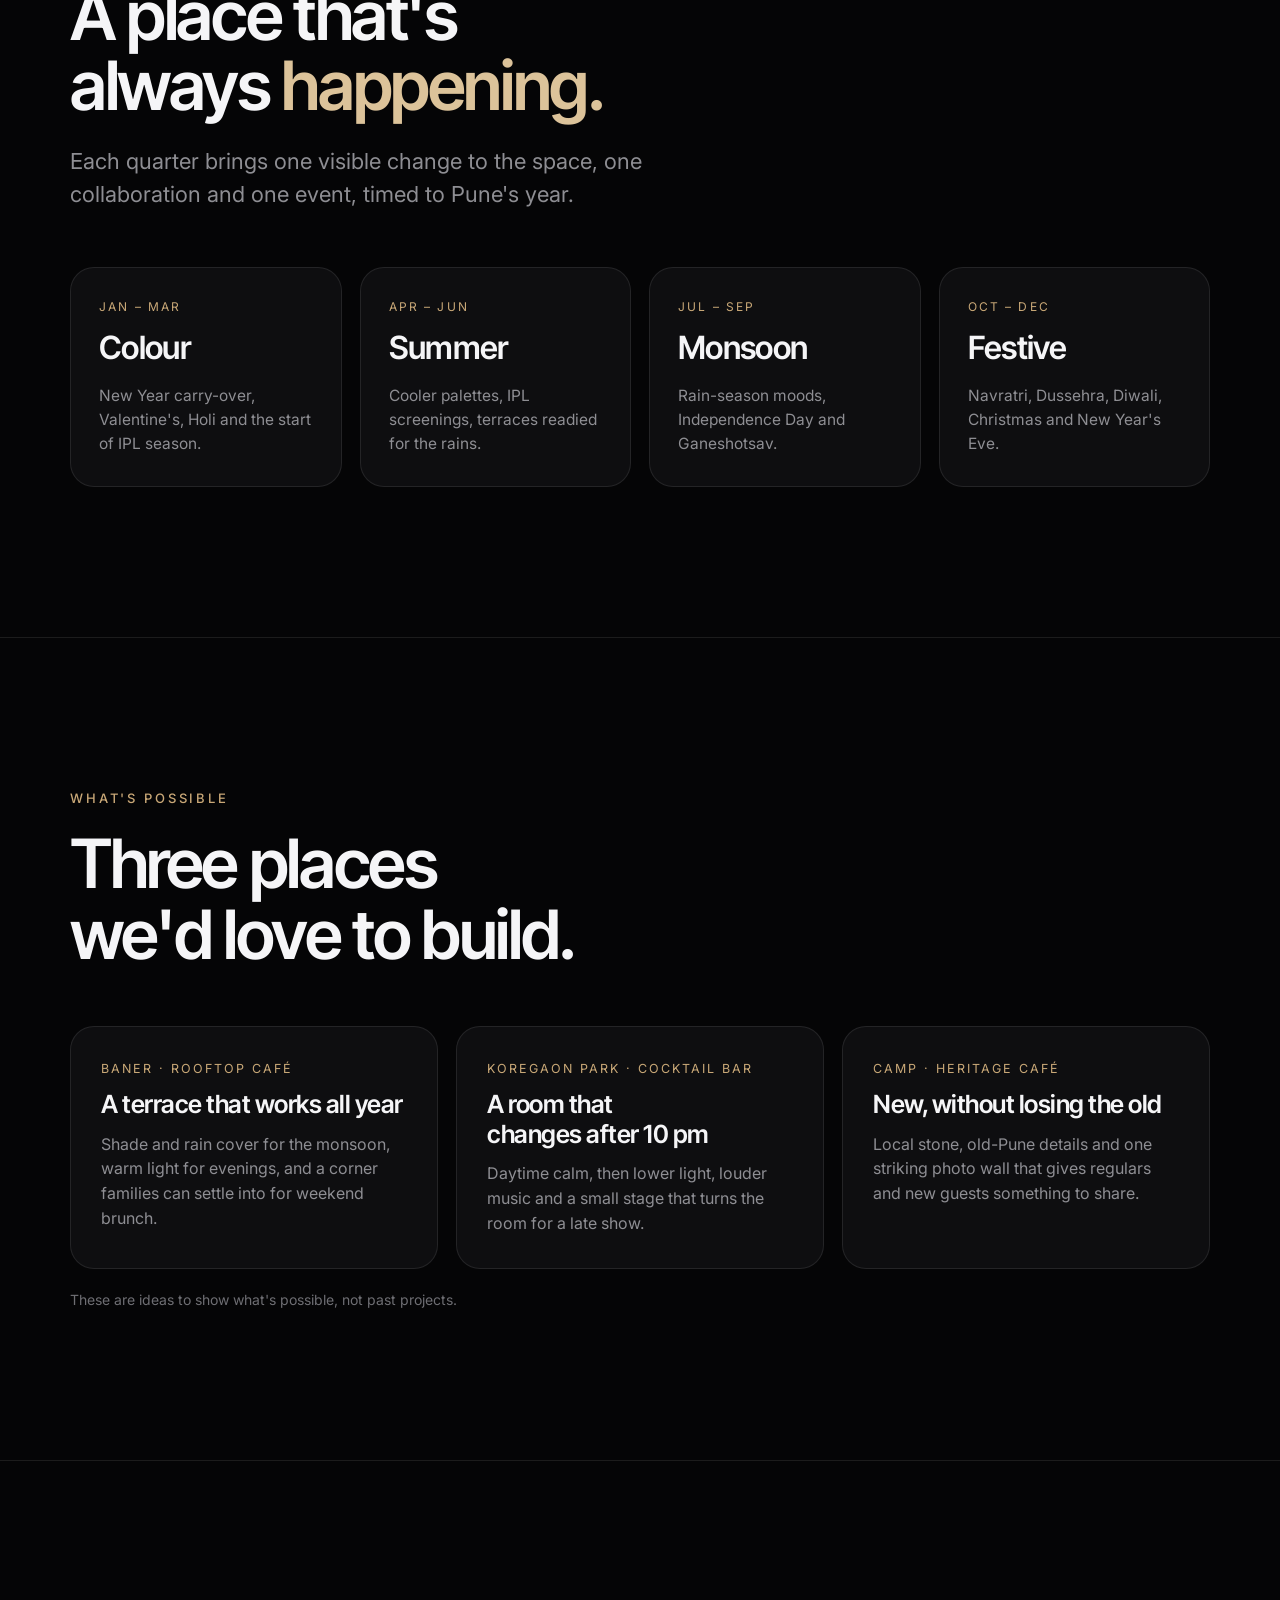
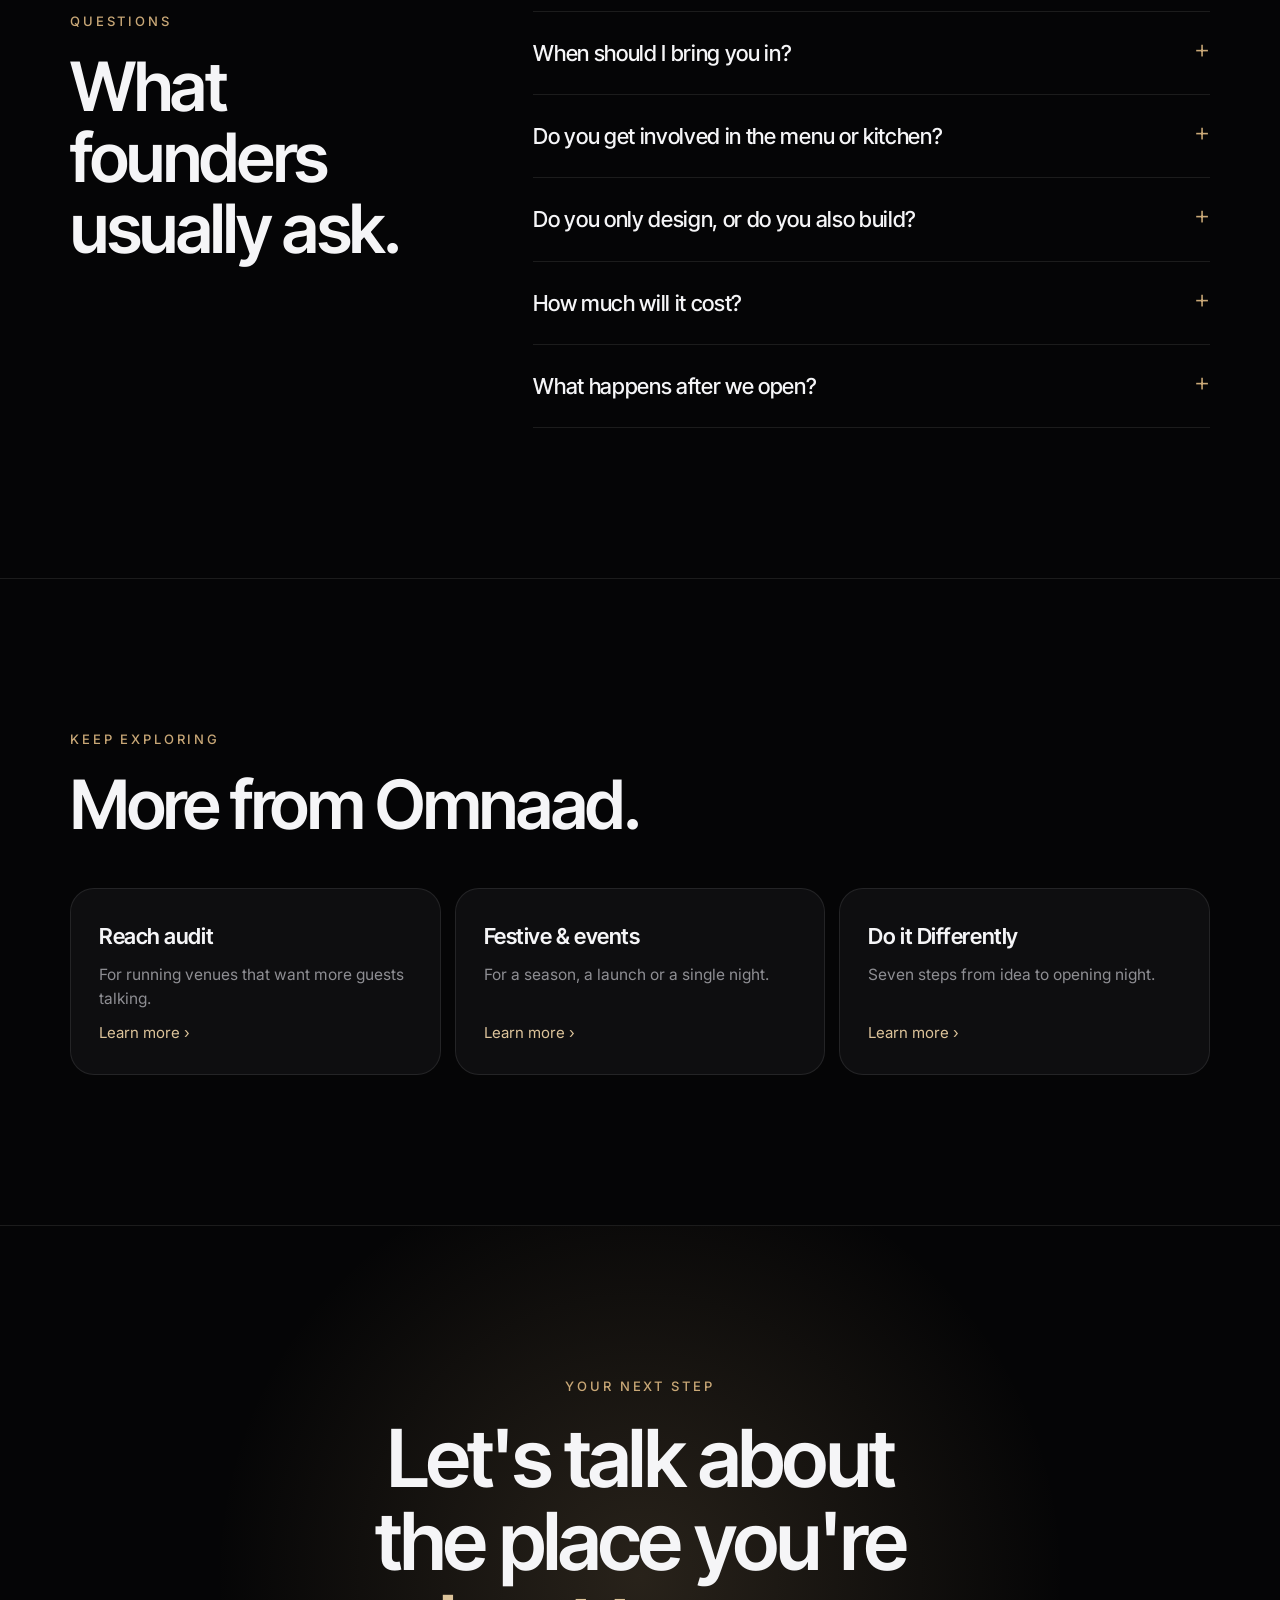
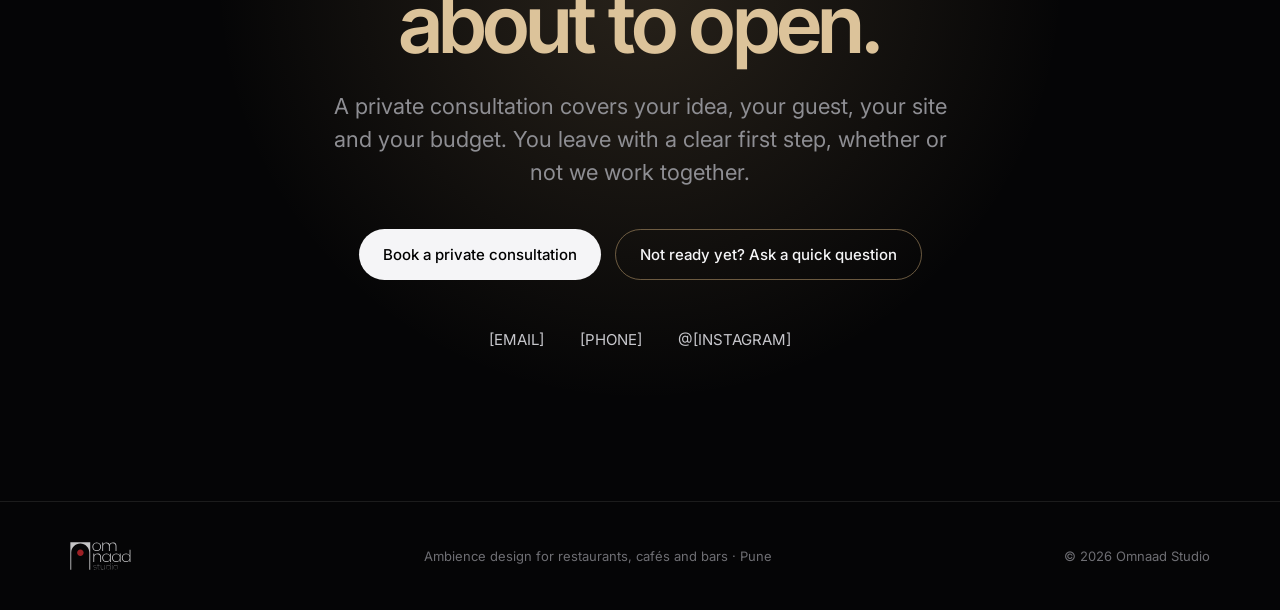
<file: public/new-space-plan.html>
<!doctype html>
<html lang="en">
<head>
<meta charset="utf-8">
<meta name="viewport" content="width=device-width,initial-scale=1,viewport-fit=cover">
<title>New space plan · Omnaad Studio</title>
<meta name="description" content="From empty shell to opening night: theme setting, Instagrammable moments, design for events and everyday guests, and something new every quarter.">
<meta name="theme-color" content="#050506">
<meta property="og:title" content="New space plan · Omnaad Studio">
<meta property="og:description" content="From empty shell to opening night: theme setting, Instagrammable moments, design for events and everyday guests, and something new every quarter.">
<meta property="og:type" content="website">
<link rel="icon" href="favicon.svg" type="image/svg+xml">
<link rel="apple-touch-icon" href="apple-touch-icon.png">
<link rel="preconnect" href="https://fonts.googleapis.com">
<link rel="preconnect" href="https://fonts.gstatic.com" crossorigin>
<link rel="stylesheet" href="https://fonts.googleapis.com/css2?family=Inter+Tight:wght@300;400;500;600&family=Inter:wght@300;400;500&display=swap">
<link rel="stylesheet" href="styles.css">
</head>
<body>

<header class="nav">
  <div class="wrap">
    <a href="index.html" class="logo" aria-label="Omnaad Studio home"><img src="logo.svg" alt="Omnaad Studio" width="74" height="34"></a>
    <nav aria-label="Main"><ul><li><a href="new-space-plan.html" aria-current="page">Opening new</a></li><li><a href="reach-audit.html">Improving</a></li><li><a href="festive-and-events.html">Festive & events</a></li><li><a href="how-we-work.html">Do it Differently</a></li><li><a href="approach.html">Approach</a></li></ul></nav>
    <details class="mnav"><summary>Menu</summary><ul><li><a href="new-space-plan.html" aria-current="page">Opening new</a></li><li><a href="reach-audit.html">Improving</a></li><li><a href="festive-and-events.html">Festive & events</a></li><li><a href="how-we-work.html">Do it Differently</a></li><li><a href="approach.html">Approach</a></li></ul></details>
    <a href="#contact" class="btn primary small"><span class="cta-long">Book a private consultation</span><span class="cta-short">Book</span></a>
  </div>
</header>
<div class="subnav"><div class="wrap"><span class="name">New space plan</span><div class="right"><nav class="anchors" aria-label="On this page"><a href="#problems">Mistakes</a><a href="#highlights">Highlights</a><a href="#journey">Journey</a><a href="#examples">Examples</a><a href="#faq">Questions</a></nav><a href="#contact" class="btn primary small">Book</a></div></div></div>
<main id="top">
<section class="phero">
  <div class="wrap">
    <div class="eyebrow">Starting something new</div>
    <h1>Opening a restaurant, café or bar?</h1>
    <p class="lede">You know your food. We help with everything guests see and feel, from an empty shell to opening night, so the place is remembered from the first visit.</p>
    <div class="actions"><a href="#contact" class="btn primary">Book a private consultation</a><a href="#faq" class="btn ghost">Read common questions</a></div>
  </div>
</section>

<section id="problems">
  <div class="wrap">
    <div class="eyebrow">What we help you avoid</div>
    <h2>The costly mistakes first-time founders make.</h2>
    <div class="qgrid">
      <div class="qrow"><span class="i">01</span><div><div class="q">Designing for "everyone".</div><div class="a">A space with no clear guest in mind ends up generally pretty and quickly forgotten.</div></div></div>
      <div class="qrow"><span class="i">02</span><div><div class="q">Building before knowing the crowd.</div><div class="a">The neighbourhood decides a lot. What works on FC Road can fail in Baner.</div></div></div>
      <div class="qrow"><span class="i">03</span><div><div class="q">Forgetting the night, the rain and the show.</div><div class="a">Lighting that only works by day, finishes that fail in the monsoon, a room that can't host an event.</div></div></div>
      <div class="qrow"><span class="i">04</span><div><div class="q">Opening, then standing still.</div><div class="a">Without something new each season, even a great launch fades within months.</div></div></div>
    </div>
  </div>
</section>

<section id="highlights">
  <div class="wrap">
    <div class="eyebrow">Key highlights</div>
    <h2>Four things every new space gets.</h2>
    <div class="features">
      <div class="feature-card"><div class="n">Theme setting</div><h3>One clear vibe.</h3><p>We turn your brand story and your guest into a single theme, so every choice that follows pulls in the same direction.</p><ul><li>A crowd profile and a look at nearby competitors</li><li>Two or three theme directions to choose from</li><li>Moodboards for each zone</li></ul></div>
      <div class="feature-card"><div class="n">Space detailing for socials</div><h3>Moments worth sharing.</h3><p>In Pune, discovery happens on Instagram. We plan the photo moments on purpose instead of hoping they appear.</p><ul><li>An entry moment and a hero wall</li><li>A signature photo spot, lit for night as well as day</li><li>Even the washroom, which gets photographed more than you'd think</li></ul></div>
      <div class="feature-card"><div class="n">Design detailing</div><h3>Built for event nights and everyday guests.</h3><p>The same room has to work for a quiet Tuesday lunch and a packed Saturday show.</p><ul><li>Flexible seating, stage and sound planned from day one</li><li>Lighting scenes for lunch, sunset and late night</li><li>Materials chosen to survive Pune's monsoon</li></ul></div>
      <div class="feature-card"><div class="n">Something new every quarter</div><h3>A place that never goes stale.</h3><p>Each quarter brings one visible change, one collaboration and one event, timed to the city's year.</p><ul><li>Monsoon, festive, summer and colour seasons</li><li>New artists, brands and performers</li><li>Reviewed against your numbers</li></ul></div>
    </div>
  </div>
</section>

<section id="journey">
  <div class="wrap">
    <div class="eyebrow">The journey</div>
    <h2>Seven steps, one team.</h2>
    <div class="journey">
      <a class="jstep" href="how-we-work.html#step-1"><div class="dot"></div><div class="num">01</div><h3>Discovery</h3><p>Your vision, budget, timeline and guest.</p></a>
      <a class="jstep" href="how-we-work.html#step-2"><div class="dot"></div><div class="num">02</div><h3>Market study</h3><p>What your crowd loves and shares.</p></a>
      <a class="jstep" href="how-we-work.html#step-3"><div class="dot"></div><div class="num">03</div><h3>Design brief</h3><p>Spaces, journey, materials, light.</p></a>
      <a class="jstep" href="how-we-work.html#step-4"><div class="dot"></div><div class="num">04</div><h3>Placemaking</h3><p>Drawings to a finished, styled space.</p></a>
      <a class="jstep" href="how-we-work.html#step-5"><div class="dot"></div><div class="num">05</div><h3>Collaborations</h3><p>Artists, brands and creators.</p></a>
      <a class="jstep" href="how-we-work.html#step-5"><div class="dot"></div><div class="num">06</div><h3>Launch</h3><p>An opening people talk about.</p></a>
      <a class="jstep" href="how-we-work.html#step-7"><div class="dot"></div><div class="num">07</div><h3>Operations</h3><p>A playbook your team can run.</p></a>
    </div>
    <div class="links"><a class="more" href="how-we-work.html">Explore each step in detail</a></div>
  </div>
</section>

<section id="deliverables">
  <div class="wrap">
    <div class="eyebrow">What you walk away with</div>
    <h2>Clarity at every step. Nothing left to guesswork.</h2>
    <div class="deliv">
      <div class="dv"><div class="k">Understand</div><ul><li>Ambience scorecard</li><li>Crowd profile</li><li>Competitor walk-through</li><li>Theme directions</li></ul></div>
      <div class="dv"><div class="k">Plan</div><ul><li>Design brief</li><li>Zone moodboards</li><li>Guest journey map</li><li>Budget by zone</li></ul></div>
      <div class="dv"><div class="k">Build</div><ul><li>Drawings and 3D views</li><li>Vendor quotes and schedule</li><li>Finished, styled space</li><li>Collaborations in place</li></ul></div>
      <div class="dv"><div class="k">Run</div><ul><li>Launch event and content kit</li><li>Ambience playbook</li><li>30, 60, 90 day reviews</li><li>Quarterly refresh</li></ul></div>
    </div>
  </div>
</section>


<section id="quarterly">
  <div class="wrap">
    <div class="eyebrow">↺ Something new every quarter</div>
    <h2>A place that's always <span class="gold">happening.</span></h2>
    <p class="lede">Each quarter brings one visible change to the space, one collaboration and one event, timed to Pune's year.</p>
    <div class="qs">
      <div class="qtr"><span class="m">Jan – Mar</span><h3>Colour</h3><p>New Year carry-over, Valentine's, Holi and the start of IPL season.</p></div>
      <div class="qtr"><span class="m">Apr – Jun</span><h3>Summer</h3><p>Cooler palettes, IPL screenings, terraces readied for the rains.</p></div>
      <div class="qtr"><span class="m">Jul – Sep</span><h3>Monsoon</h3><p>Rain-season moods, Independence Day and Ganeshotsav.</p></div>
      <div class="qtr"><span class="m">Oct – Dec</span><h3>Festive</h3><p>Navratri, Dussehra, Diwali, Christmas and New Year's Eve.</p></div>
    </div>
  </div>
</section>


<section id="examples">
  <div class="wrap">
    <div class="eyebrow">What's possible</div>
    <h2>Three places we'd love to build.</h2>
    <div class="examples"><div class="example"><div class="where">Baner · rooftop café</div><h3>A terrace that works all year</h3><p>Shade and rain cover for the monsoon, warm light for evenings, and a corner families can settle into for weekend brunch.</p></div><div class="example"><div class="where">Koregaon Park · cocktail bar</div><h3>A room that changes after 10 pm</h3><p>Daytime calm, then lower light, louder music and a small stage that turns the room for a late show.</p></div><div class="example"><div class="where">Camp · heritage café</div><h3>New, without losing the old</h3><p>Local stone, old-Pune details and one striking photo wall that gives regulars and new guests something to share.</p></div></div>
    <p class="note">These are ideas to show what's possible, not past projects.</p>
  </div>
</section>

<section id="faq">
  <div class="wrap faqwrap">
    <div><div class="eyebrow">Questions</div><h2>What founders usually ask.</h2></div>
    <div class="faq"><details><summary>When should I bring you in?</summary><p>As early as you can, ideally before you sign the lease or start drawings. Site limits such as terrace use, noise rules and structure shape the design, and changes cost less on paper than on site.</p></details><details><summary>Do you get involved in the menu or kitchen?</summary><p>No. You own the food and drinks. We design around your menu and work alongside your chef or kitchen consultant so the space and the food tell the same story.</p></details><details><summary>Do you only design, or do you also build?</summary><p>Both. We take the project from drawings and 3D views to vendor selection, weekly site visits and final styling, so one team stays accountable.</p></details><details><summary>How much will it cost?</summary><p>It depends on the size of the space and how much we take on. After the private consultation we give you a budget band, split by zone, before you commit to anything.</p></details><details><summary>What happens after we open?</summary><p>You get an ambience playbook for your team, reviews at 30, 60 and 90 days, and the option of a refresh every quarter.</p></details></div>
  </div>
</section>

<section>
  <div class="wrap">
    <div class="eyebrow">Keep exploring</div>
    <h2>More from Omnaad.</h2>
    <div class="explore"><a href="reach-audit.html"><b>Reach audit</b><span>For running venues that want more guests talking.</span><em>Learn more ›</em></a><a href="festive-and-events.html"><b>Festive & events</b><span>For a season, a launch or a single night.</span><em>Learn more ›</em></a><a href="how-we-work.html"><b>Do it Differently</b><span>Seven steps from idea to opening night.</span><em>Learn more ›</em></a></div>
  </div>
</section>

<section id="contact" class="contact">
  <div class="wrap">
    <div class="eyebrow">Your next step</div>
    <h2>Let's talk about the place you're <span class="gold">about to open.</span></h2>
    <p class="lede">A private consultation covers your idea, your guest, your site and your budget. You leave with a clear first step, whether or not we work together.</p>
    <div class="actions">
      <a href="mailto:[EMAIL]?subject=Private%20consultation%20%E2%80%94%20new%20space" class="btn primary">Book a private consultation</a>
      <a href="https://wa.me/[WHATSAPP_NUMBER]" class="btn ghost">Not ready yet? Ask a quick question</a>
    </div>
    <div class="channels">
      <a href="mailto:[EMAIL]">[EMAIL]</a>
      <a href="tel:[PHONE]">[PHONE]</a>
      <a href="https://instagram.com/[INSTAGRAM]">@[INSTAGRAM]</a>
    </div>
  </div>
</section>
</main>

<footer>
  <div class="wrap">
    <a href="index.html"><img src="logo.svg" alt="Omnaad Studio" width="62" height="28"></a>
    <span>Ambience design for restaurants, cafés and bars · Pune</span>
    <span>© 2026 Omnaad Studio</span>
  </div>
</footer>

</body>
</html>
</file>
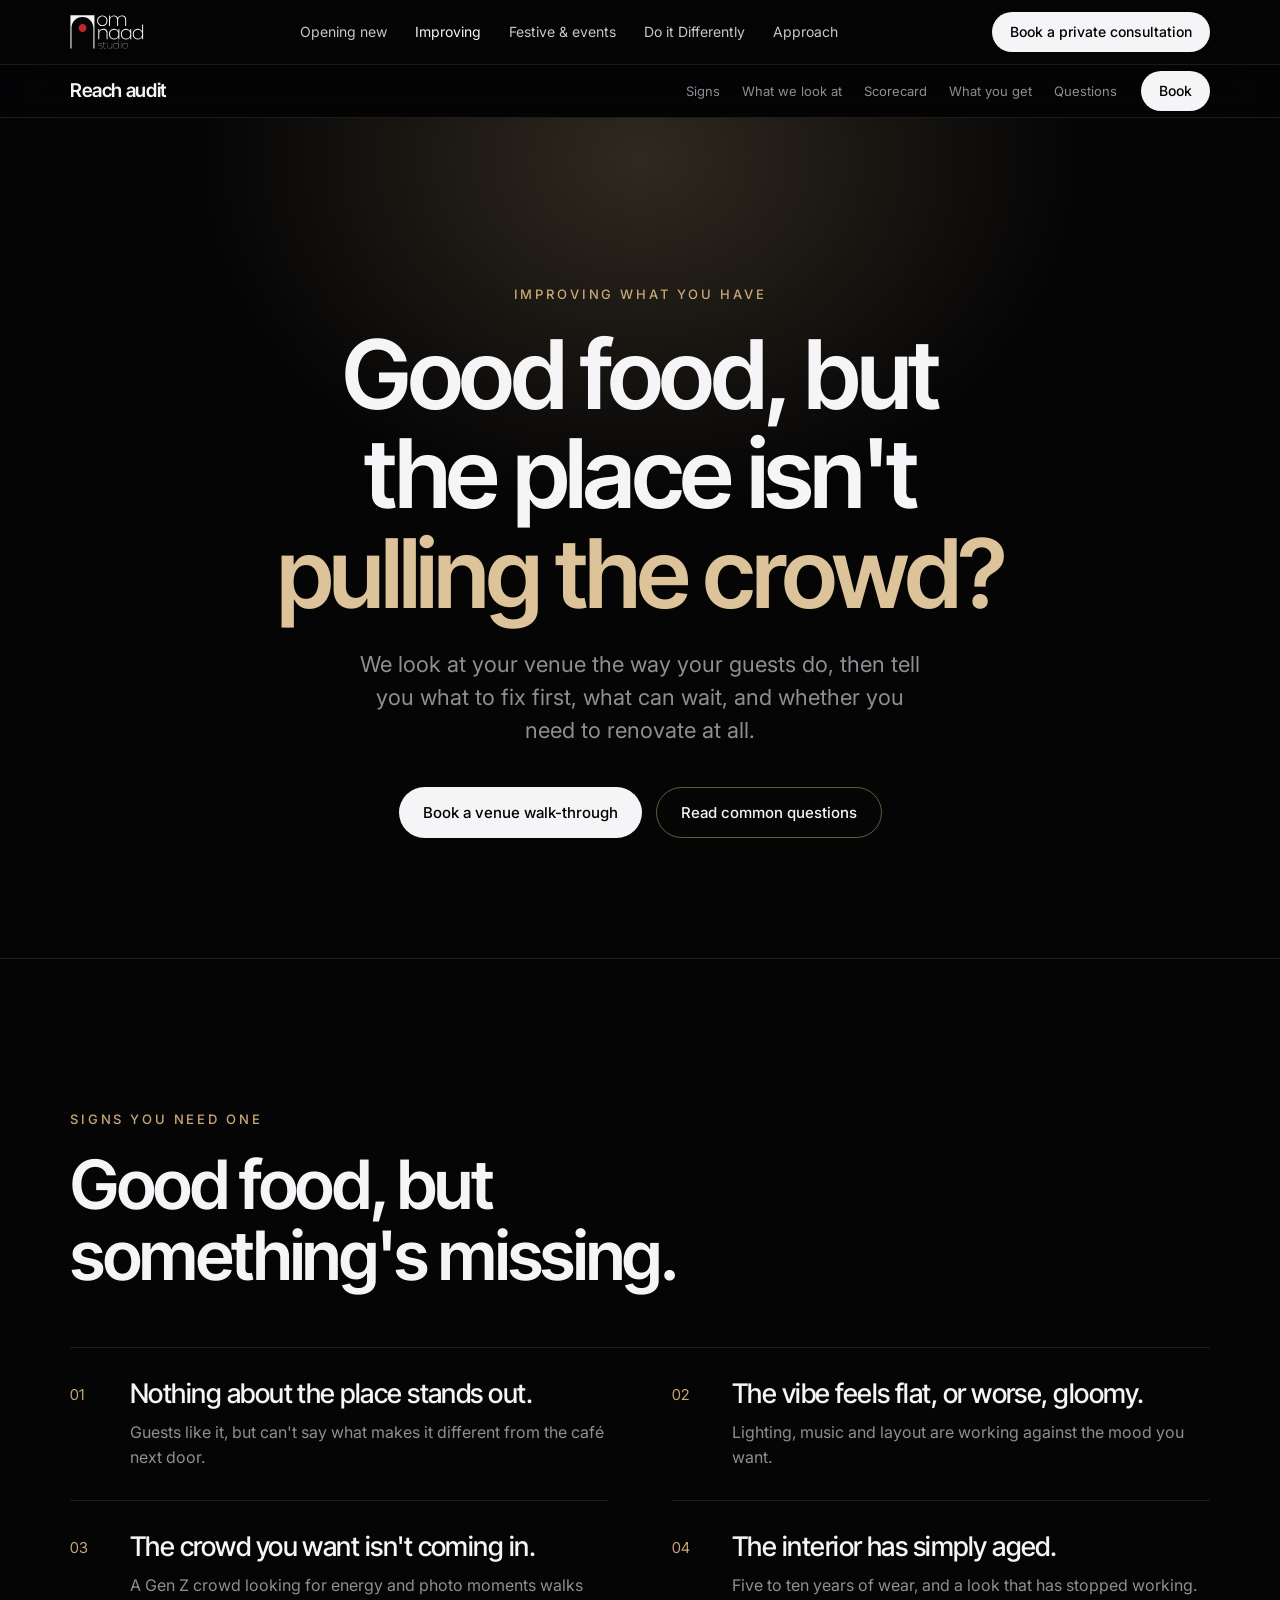
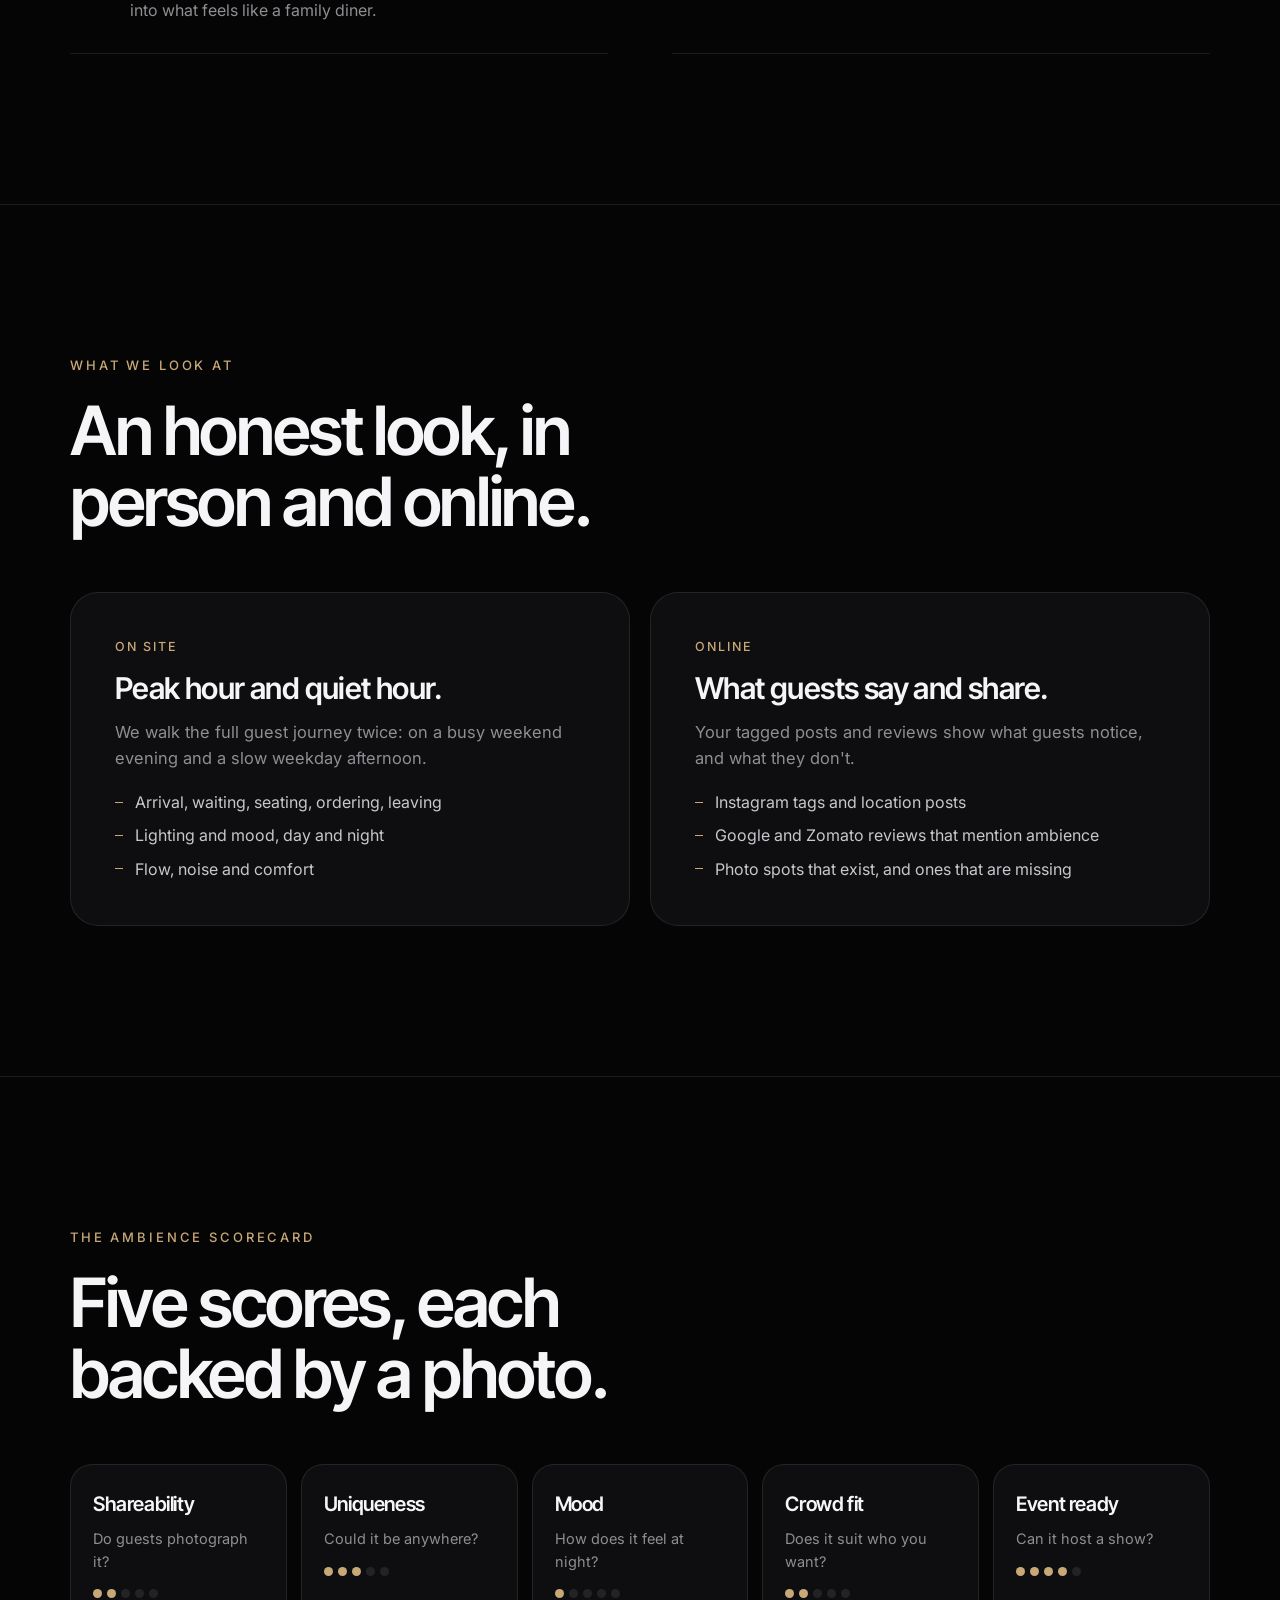
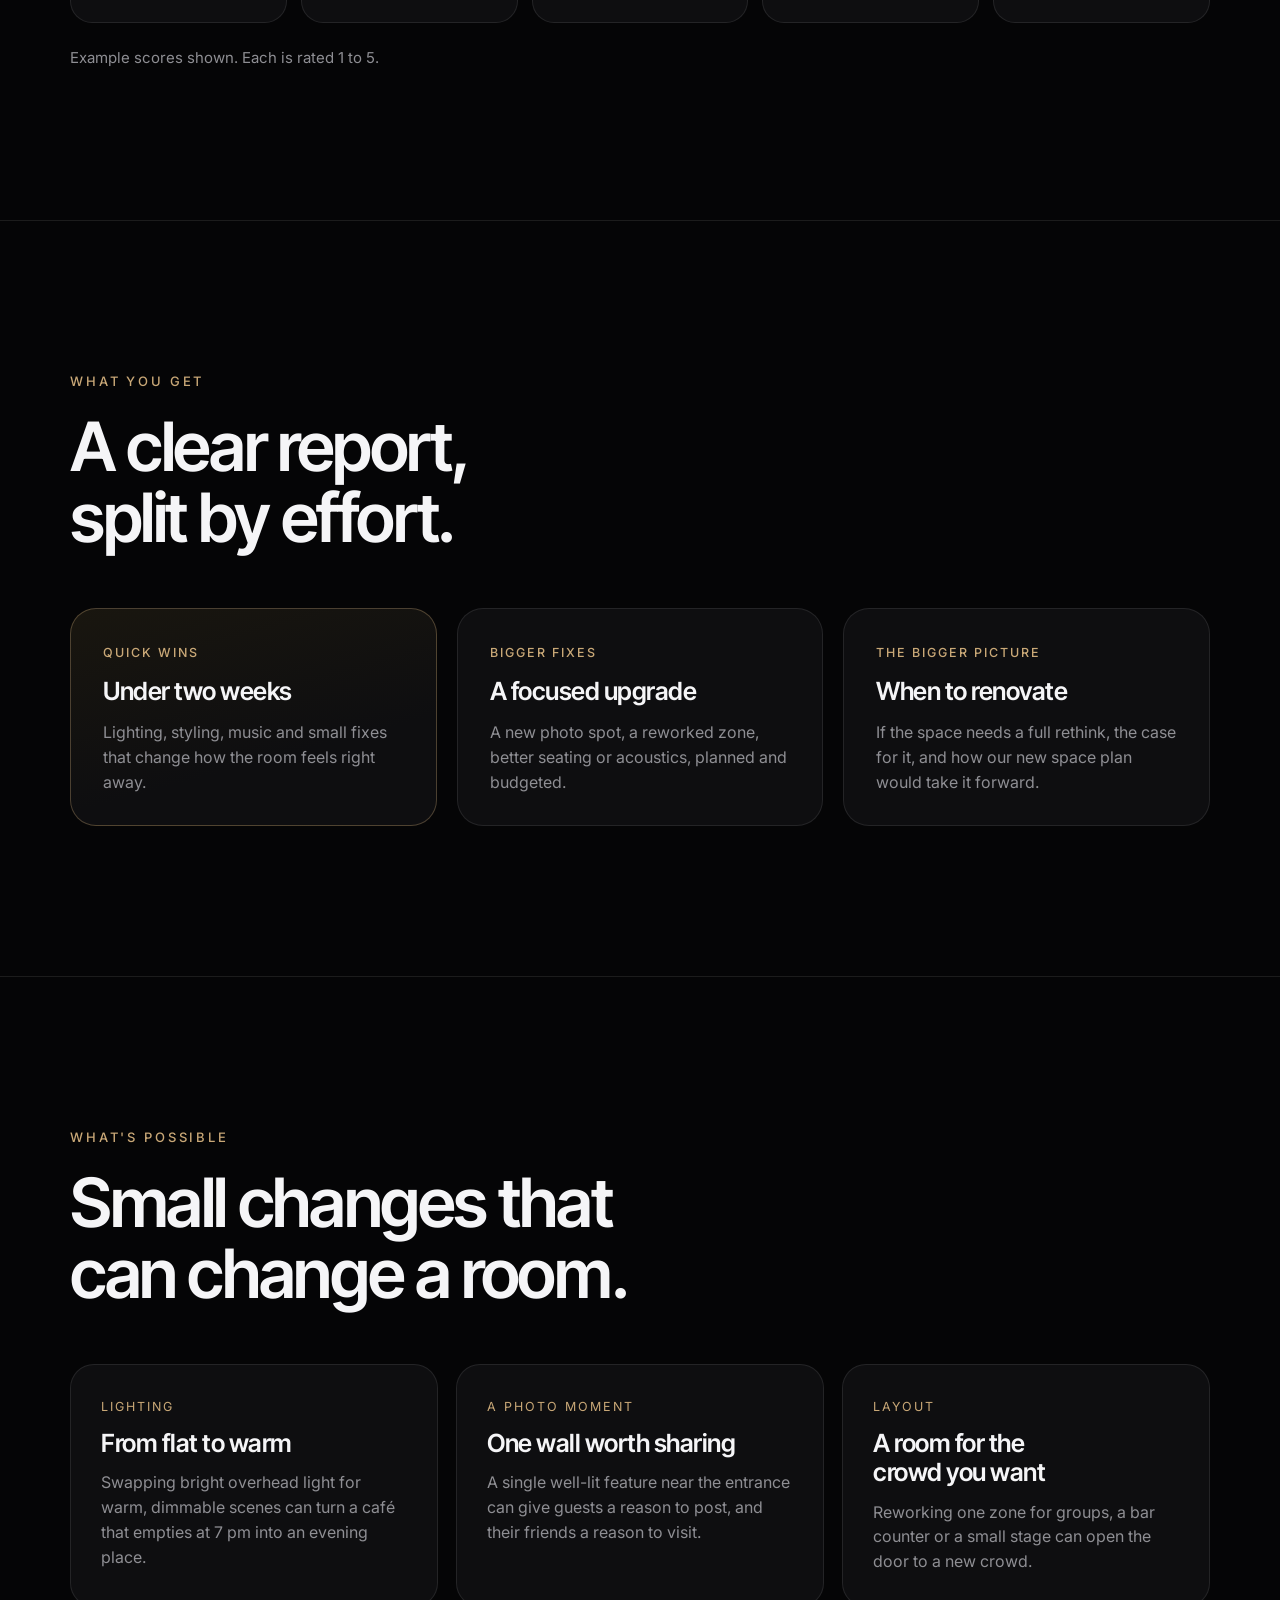
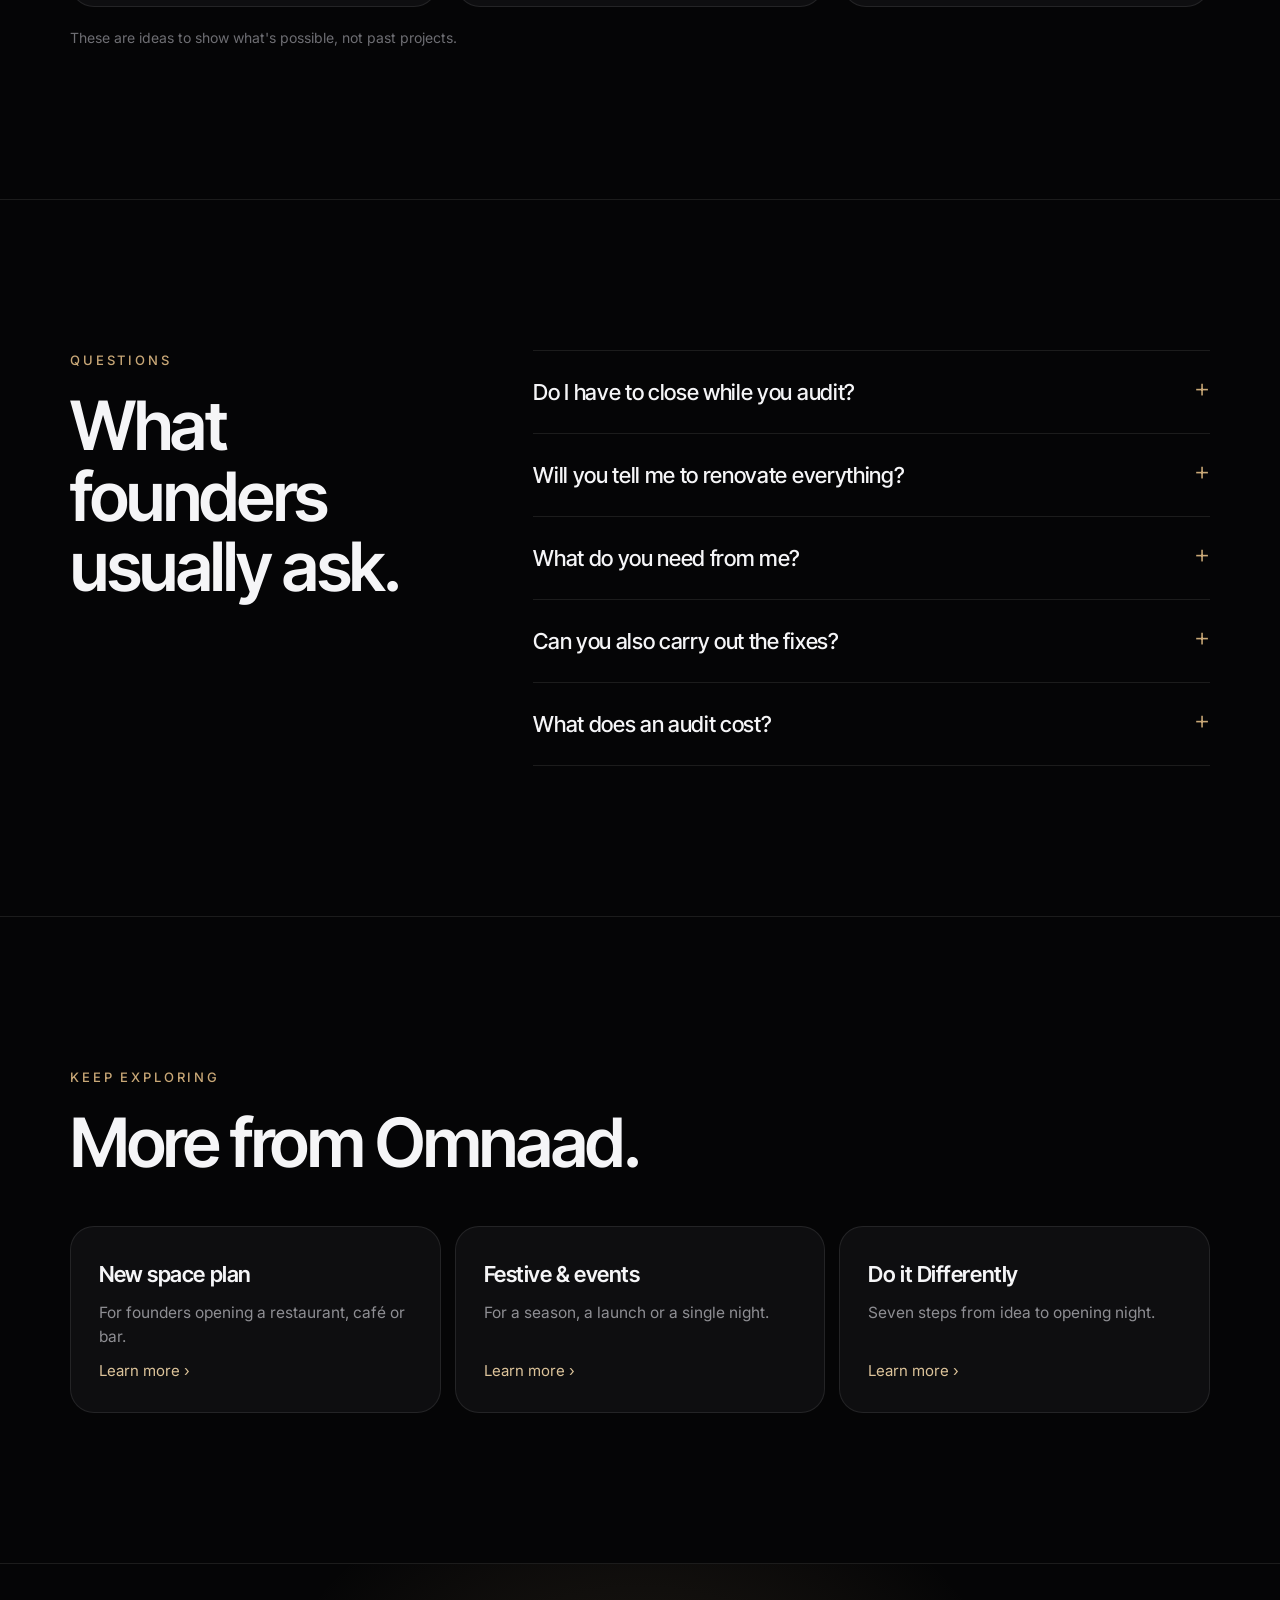
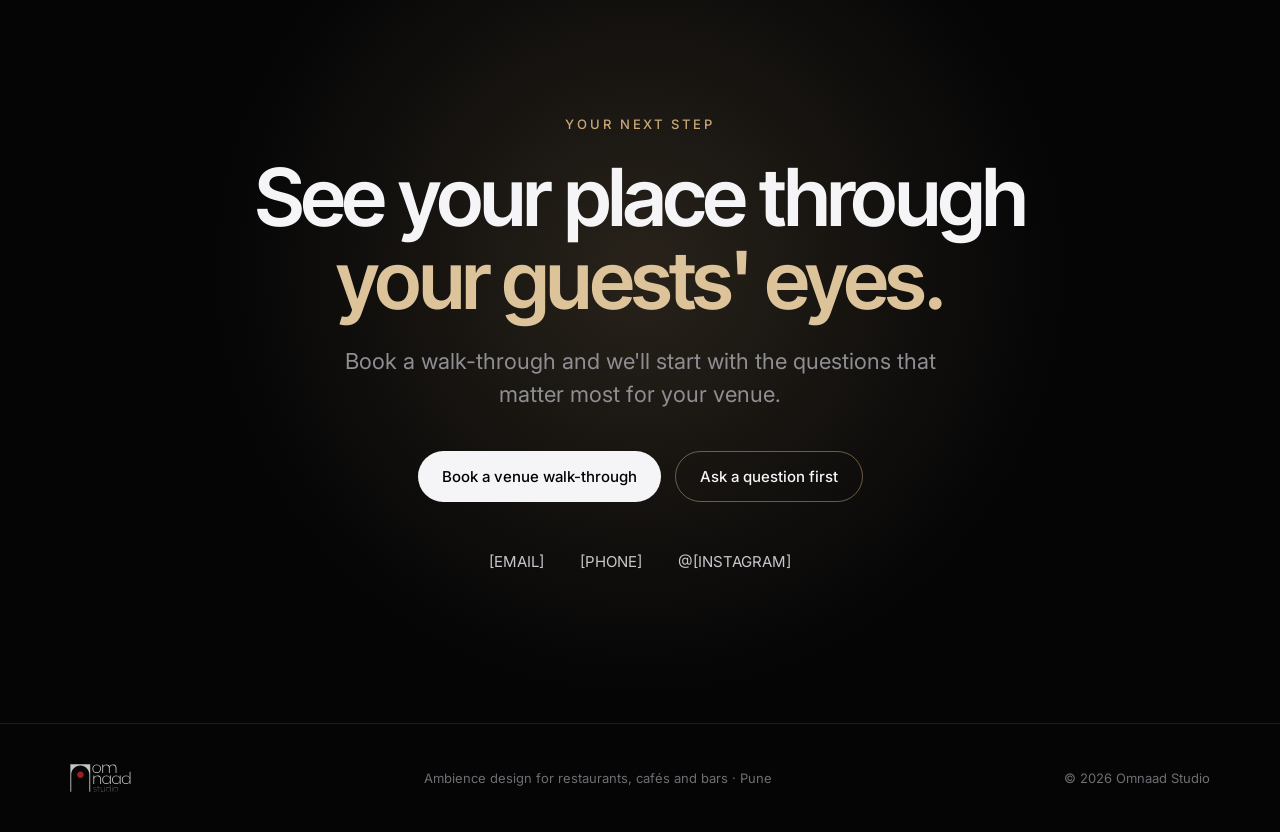
<file: public/reach-audit.html>
<!doctype html>
<html lang="en">
<head>
<meta charset="utf-8">
<meta name="viewport" content="width=device-width,initial-scale=1,viewport-fit=cover">
<title>Reach audit · Omnaad Studio</title>
<meta name="description" content="An honest look at your running restaurant, café or bar: on site and online, with an ambience scorecard and a report split into quick wins, bigger fixes and when to renovate.">
<meta name="theme-color" content="#050506">
<meta property="og:title" content="Reach audit · Omnaad Studio">
<meta property="og:description" content="An honest look at your running restaurant, café or bar: on site and online, with an ambience scorecard and a report split into quick wins, bigger fixes and when to renovate.">
<meta property="og:type" content="website">
<link rel="icon" href="favicon.svg" type="image/svg+xml">
<link rel="apple-touch-icon" href="apple-touch-icon.png">
<link rel="preconnect" href="https://fonts.googleapis.com">
<link rel="preconnect" href="https://fonts.gstatic.com" crossorigin>
<link rel="stylesheet" href="https://fonts.googleapis.com/css2?family=Inter+Tight:wght@300;400;500;600&family=Inter:wght@300;400;500&display=swap">
<link rel="stylesheet" href="styles.css">
</head>
<body>

<header class="nav">
  <div class="wrap">
    <a href="index.html" class="logo" aria-label="Omnaad Studio home"><img src="logo.svg" alt="Omnaad Studio" width="74" height="34"></a>
    <nav aria-label="Main"><ul><li><a href="new-space-plan.html">Opening new</a></li><li><a href="reach-audit.html" aria-current="page">Improving</a></li><li><a href="festive-and-events.html">Festive & events</a></li><li><a href="how-we-work.html">Do it Differently</a></li><li><a href="approach.html">Approach</a></li></ul></nav>
    <details class="mnav"><summary>Menu</summary><ul><li><a href="new-space-plan.html">Opening new</a></li><li><a href="reach-audit.html" aria-current="page">Improving</a></li><li><a href="festive-and-events.html">Festive & events</a></li><li><a href="how-we-work.html">Do it Differently</a></li><li><a href="approach.html">Approach</a></li></ul></details>
    <a href="#contact" class="btn primary small"><span class="cta-long">Book a private consultation</span><span class="cta-short">Book</span></a>
  </div>
</header>
<div class="subnav"><div class="wrap"><span class="name">Reach audit</span><div class="right"><nav class="anchors" aria-label="On this page"><a href="#signs">Signs</a><a href="#look">What we look at</a><a href="#scorecard">Scorecard</a><a href="#report">What you get</a><a href="#faq">Questions</a></nav><a href="#contact" class="btn primary small">Book</a></div></div></div>
<main id="top">
<section class="phero">
  <div class="wrap">
    <div class="eyebrow">Improving what you have</div>
    <h1>Good food, but the place isn't <span class="gold">pulling the crowd?</span></h1>
    <p class="lede">We look at your venue the way your guests do, then tell you what to fix first, what can wait, and whether you need to renovate at all.</p>
    <div class="actions"><a href="#contact" class="btn primary">Book a venue walk-through</a><a href="#faq" class="btn ghost">Read common questions</a></div>
  </div>
</section>

<section id="signs">
  <div class="wrap">
    <div class="eyebrow">Signs you need one</div>
    <h2>Good food, but something's missing.</h2>
    <div class="qgrid">
      <div class="qrow"><span class="i">01</span><div><div class="q">Nothing about the place stands out.</div><div class="a">Guests like it, but can't say what makes it different from the café next door.</div></div></div>
      <div class="qrow"><span class="i">02</span><div><div class="q">The vibe feels flat, or worse, gloomy.</div><div class="a">Lighting, music and layout are working against the mood you want.</div></div></div>
      <div class="qrow"><span class="i">03</span><div><div class="q">The crowd you want isn't coming in.</div><div class="a">A Gen Z crowd looking for energy and photo moments walks into what feels like a family diner.</div></div></div>
      <div class="qrow"><span class="i">04</span><div><div class="q">The interior has simply aged.</div><div class="a">Five to ten years of wear, and a look that has stopped working.</div></div></div>
    </div>
  </div>
</section>

<section id="look">
  <div class="wrap">
    <div class="eyebrow">What we look at</div>
    <h2>An honest look, in person and online.</h2>
    <div class="features">
      <div class="feature-card"><div class="n">On site</div><h3>Peak hour and quiet hour.</h3><p>We walk the full guest journey twice: on a busy weekend evening and a slow weekday afternoon.</p><ul><li>Arrival, waiting, seating, ordering, leaving</li><li>Lighting and mood, day and night</li><li>Flow, noise and comfort</li></ul></div>
      <div class="feature-card"><div class="n">Online</div><h3>What guests say and share.</h3><p>Your tagged posts and reviews show what guests notice, and what they don't.</p><ul><li>Instagram tags and location posts</li><li>Google and Zomato reviews that mention ambience</li><li>Photo spots that exist, and ones that are missing</li></ul></div>
    </div>
  </div>
</section>

<section id="scorecard">
  <div class="wrap">
    <div class="eyebrow">The ambience scorecard</div>
    <h2>Five scores, each backed by a photo.</h2>
    <div class="score">
      <div><b>Shareability</b><span>Do guests photograph it?</span><div class="dots"><i class="on"></i><i class="on"></i><i></i><i></i><i></i></div></div>
      <div><b>Uniqueness</b><span>Could it be anywhere?</span><div class="dots"><i class="on"></i><i class="on"></i><i class="on"></i><i></i><i></i></div></div>
      <div><b>Mood</b><span>How does it feel at night?</span><div class="dots"><i class="on"></i><i></i><i></i><i></i><i></i></div></div>
      <div><b>Crowd fit</b><span>Does it suit who you want?</span><div class="dots"><i class="on"></i><i class="on"></i><i></i><i></i><i></i></div></div>
      <div><b>Event ready</b><span>Can it host a show?</span><div class="dots"><i class="on"></i><i class="on"></i><i class="on"></i><i class="on"></i><i></i></div></div>
    </div>
    <p class="lede" style="font-size:15px">Example scores shown. Each is rated 1 to 5.</p>
  </div>
</section>

<section id="report">
  <div class="wrap">
    <div class="eyebrow">What you get</div>
    <h2>A clear report, split by effort.</h2>
    <div class="grid3">
      <div class="card feature"><div class="n">Quick wins</div><h3>Under two weeks</h3><p>Lighting, styling, music and small fixes that change how the room feels right away.</p></div>
      <div class="card"><div class="n">Bigger fixes</div><h3>A focused upgrade</h3><p>A new photo spot, a reworked zone, better seating or acoustics, planned and budgeted.</p></div>
      <div class="card"><div class="n">The bigger picture</div><h3>When to renovate</h3><p>If the space needs a full rethink, the case for it, and how our new space plan would take it forward.</p></div>
    </div>
  </div>
</section>

<section id="examples">
  <div class="wrap">
    <div class="eyebrow">What's possible</div>
    <h2>Small changes that can change a room.</h2>
    <div class="examples"><div class="example"><div class="where">Lighting</div><h3>From flat to warm</h3><p>Swapping bright overhead light for warm, dimmable scenes can turn a café that empties at 7 pm into an evening place.</p></div><div class="example"><div class="where">A photo moment</div><h3>One wall worth sharing</h3><p>A single well-lit feature near the entrance can give guests a reason to post, and their friends a reason to visit.</p></div><div class="example"><div class="where">Layout</div><h3>A room for the crowd you want</h3><p>Reworking one zone for groups, a bar counter or a small stage can open the door to a new crowd.</p></div></div>
    <p class="note">These are ideas to show what's possible, not past projects.</p>
  </div>
</section>

<section id="faq">
  <div class="wrap faqwrap">
    <div><div class="eyebrow">Questions</div><h2>What founders usually ask.</h2></div>
    <div class="faq"><details><summary>Do I have to close while you audit?</summary><p>No. We visit during normal service, once at a busy hour and once at a quiet one, so we see the place as guests do.</p></details><details><summary>Will you tell me to renovate everything?</summary><p>No. The report is split by effort: quick wins first, then bigger fixes, and a renovation only if the space really needs it.</p></details><details><summary>What do you need from me?</summary><p>Access at two times of day, a short conversation with you or your manager, and links to your Instagram and review pages.</p></details><details><summary>Can you also carry out the fixes?</summary><p>Yes. We can deliver the quick wins and bigger fixes ourselves, or hand the report to your own team.</p></details><details><summary>What does an audit cost?</summary><p>It depends on the size of the venue. We share the fee after a short call about your place.</p></details></div>
  </div>
</section>

<section>
  <div class="wrap">
    <div class="eyebrow">Keep exploring</div>
    <h2>More from Omnaad.</h2>
    <div class="explore"><a href="new-space-plan.html"><b>New space plan</b><span>For founders opening a restaurant, café or bar.</span><em>Learn more ›</em></a><a href="festive-and-events.html"><b>Festive & events</b><span>For a season, a launch or a single night.</span><em>Learn more ›</em></a><a href="how-we-work.html"><b>Do it Differently</b><span>Seven steps from idea to opening night.</span><em>Learn more ›</em></a></div>
  </div>
</section>

<section id="contact" class="contact">
  <div class="wrap">
    <div class="eyebrow">Your next step</div>
    <h2>See your place through <span class="gold">your guests' eyes.</span></h2>
    <p class="lede">Book a walk-through and we'll start with the questions that matter most for your venue.</p>
    <div class="actions">
      <a href="mailto:[EMAIL]?subject=Venue%20walk-through" class="btn primary">Book a venue walk-through</a>
      <a href="https://wa.me/[WHATSAPP_NUMBER]" class="btn ghost">Ask a question first</a>
    </div>
    <div class="channels">
      <a href="mailto:[EMAIL]">[EMAIL]</a>
      <a href="tel:[PHONE]">[PHONE]</a>
      <a href="https://instagram.com/[INSTAGRAM]">@[INSTAGRAM]</a>
    </div>
  </div>
</section>
</main>

<footer>
  <div class="wrap">
    <a href="index.html"><img src="logo.svg" alt="Omnaad Studio" width="62" height="28"></a>
    <span>Ambience design for restaurants, cafés and bars · Pune</span>
    <span>© 2026 Omnaad Studio</span>
  </div>
</footer>

</body>
</html>
</file>
<file: public/styles.css>
/* Omnaad Studio — dark, Apple-like restraint. Near-black ground, one champagne accent, the logo's red dot as the only other colour. */
:root{
  --bg:#050506; --raise:#0E0E10; --raise2:#151517; --line:rgba(255,255,255,.09);
  --text:#F5F5F7; --soft:#C7C7CC; --muted:#8E8E93; --gold:#C9A877; --gold-hi:#DCC39A; --gold-dim:rgba(201,168,119,.12); --red:#C2262C;
  --display:"Inter Tight","SF Pro Display","Helvetica Neue",Arial,sans-serif;
  --body:"Inter","SF Pro Text","Helvetica Neue",Arial,sans-serif;
  --gutter:max(20px, env(safe-area-inset-left, 0px));
  color-scheme:dark;
}
*{box-sizing:border-box;margin:0;padding:0}
html{scroll-behavior:smooth;scroll-padding-top:80px;background:var(--bg)}
body{background:var(--bg);color:var(--text);font-family:var(--body);font-size:17px;line-height:1.55;-webkit-font-smoothing:antialiased;overflow-x:hidden}
img,svg{max-width:100%;display:block}
a{color:inherit}
a:focus-visible,button:focus-visible{outline:2px solid var(--gold);outline-offset:3px;border-radius:6px}
.wrap{max-width:1180px;margin:0 auto;padding-left:var(--gutter);padding-right:max(20px, env(safe-area-inset-right, 0px))}
h1,h2,h3{font-family:var(--display);font-weight:600;letter-spacing:-.035em;line-height:1.04;text-wrap:balance}
h1{font-size:clamp(48px,9vw,112px)}
h2{font-size:clamp(36px,5.6vw,68px);max-width:18ch}
h3{font-size:clamp(21px,2.2vw,25px);letter-spacing:-.02em;line-height:1.18}
.eyebrow{font-size:13px;letter-spacing:.22em;text-transform:uppercase;color:var(--gold);font-weight:500;margin-bottom:20px}
.lede{font-size:clamp(18px,1.8vw,22px);line-height:1.5;color:var(--muted);max-width:46ch;margin-top:24px}
.gold{color:var(--gold-hi)}
section{padding-block:clamp(80px,12vw,150px)}
section+section{border-top:1px solid var(--line)}

/* nav */
.nav{position:sticky;top:0;z-index:20;background:rgba(5,5,6,.72);backdrop-filter:saturate(180%) blur(20px);-webkit-backdrop-filter:saturate(180%) blur(20px);border-bottom:1px solid var(--line);padding-top:env(safe-area-inset-top,0px)}
.nav .wrap{display:flex;align-items:center;justify-content:space-between;height:64px;gap:24px}
.nav .logo img{height:34px;width:auto}
.nav ul{display:flex;gap:28px;list-style:none;font-size:14px;color:var(--soft)}
.nav ul a{text-decoration:none;transition:color .2s}
.nav ul a:hover{color:var(--text)}
.btn{display:inline-flex;align-items:center;gap:10px;padding:13px 24px;border-radius:999px;font-size:15px;font-weight:500;text-decoration:none;transition:background .2s,border-color .2s,color .2s;white-space:nowrap}
.btn.primary{background:var(--text);color:#000}
.btn.primary:hover{background:var(--gold-hi)}
.btn.ghost{border:1px solid rgba(201,168,119,.5);color:var(--text)}
.btn.ghost:hover{border-color:var(--gold);background:var(--gold-dim)}
.btn.small{padding:9px 18px;font-size:14px}
@media (max-width:900px){.nav ul{display:none}}

/* hero */
.hero{position:relative;overflow:hidden;padding-block:clamp(64px,8vw,112px) clamp(72px,9vw,120px)}
.hero::before{content:"";position:absolute;width:900px;height:900px;right:-300px;top:-320px;background:radial-gradient(circle,rgba(201,168,119,.26),rgba(201,168,119,0) 62%);pointer-events:none}
.hero .wrap{position:relative}
.hero h1{max-width:11ch}
.hero .lede{font-size:clamp(19px,2vw,24px)}
.actions{display:flex;flex-wrap:wrap;gap:14px;margin-top:40px}
.hero .meta{margin-top:clamp(64px,9vw,110px);display:flex;flex-wrap:wrap;gap:12px 40px;color:var(--muted);font-size:14px;letter-spacing:.04em}
.hero .meta span::before{content:"";display:inline-block;width:6px;height:6px;border-radius:50%;background:var(--red);margin-right:10px;vertical-align:middle}

/* equation */
.eq{display:grid;grid-template-columns:1fr auto 1fr auto 1fr;align-items:stretch;gap:20px;margin-top:64px}
.term{border-radius:28px;padding:36px 32px;background:var(--raise);border:1px solid var(--line);display:flex;flex-direction:column;justify-content:space-between;gap:40px;min-height:230px}
.term.us{background:linear-gradient(160deg,#1A1712,#0E0E10 70%);border-color:rgba(201,168,119,.35)}
.op{align-self:center;font-family:var(--display);font-size:52px;color:#48484D;font-weight:300}
.k{font-size:12px;letter-spacing:.18em;text-transform:uppercase;color:var(--muted)}
.term.us .k{color:var(--gold)}
.term .v{font-family:var(--display);font-size:clamp(28px,3vw,36px);font-weight:600;letter-spacing:-.03em;line-height:1.05}
.term .d{font-size:15px;color:var(--muted);margin-top:10px}
@media (max-width:860px){.eq{grid-template-columns:1fr}.op{justify-self:center;line-height:1}.term{min-height:0}}

/* cards */
.grid2{display:grid;grid-template-columns:repeat(2,minmax(0,1fr));gap:22px;margin-top:56px}
.grid3{display:grid;grid-template-columns:repeat(3,minmax(0,1fr));gap:20px;margin-top:56px}
@media (max-width:900px){.grid3{grid-template-columns:1fr}}
@media (max-width:760px){.grid2{grid-template-columns:1fr}}
.card{background:var(--raise);border:1px solid var(--line);border-radius:26px;padding:34px 32px 30px;display:flex;flex-direction:column;gap:14px;min-width:0}
.card.feature{background:linear-gradient(165deg,#19160F,#0E0E10 65%);border-color:rgba(201,168,119,.32)}
.card .n{font-size:12.5px;color:var(--gold);letter-spacing:.16em;text-transform:uppercase;font-weight:500}
.card p{color:var(--muted);font-size:16px}
.card ul{list-style:none;display:grid;gap:10px;margin-top:4px}
.card li{font-size:16px;line-height:1.45;color:var(--soft);padding-left:20px;position:relative}
.card li::before{content:"";position:absolute;left:0;top:.66em;width:8px;height:1px;background:var(--gold)}
.card li b{color:var(--text);font-weight:500}
.card .tag{margin-top:auto;padding-top:16px;border-top:1px solid var(--line);font-size:14px;color:var(--muted)}
.card .tag b{color:var(--text);font-weight:500}

/* questions */
.qgrid{display:grid;grid-template-columns:repeat(2,minmax(0,1fr));gap:0 64px;margin-top:56px;border-top:1px solid var(--line)}
@media (max-width:760px){.qgrid{grid-template-columns:1fr}}
.qrow{display:grid;grid-template-columns:48px 1fr;gap:12px;padding:30px 0;border-bottom:1px solid var(--line)}
.qrow .i{font-family:var(--display);color:var(--gold);font-size:15px;padding-top:5px}
.qrow .q{font-family:var(--display);font-size:clamp(22px,2.4vw,27px);font-weight:500;letter-spacing:-.02em;line-height:1.2}
.qrow .a{font-size:16px;color:var(--muted);margin-top:10px}

/* journey overview */
.journey{display:grid;grid-template-columns:repeat(7,minmax(0,1fr));margin-top:72px;position:relative}
.journey::before{content:"";position:absolute;left:0;right:0;top:11px;height:1px;background:linear-gradient(90deg,var(--gold),rgba(201,168,119,.12))}
.jstep{padding-right:16px;position:relative;text-decoration:none;display:block}
.jstep .dot{width:23px;height:23px;border-radius:50%;background:var(--bg);border:1px solid var(--gold);display:grid;place-items:center;margin-bottom:26px}
.jstep .dot::after{content:"";width:7px;height:7px;border-radius:50%;background:var(--gold);transition:transform .2s}
.jstep:hover .dot::after{transform:scale(1.5)}
.jstep .num{font-size:12px;letter-spacing:.16em;color:var(--muted)}
.jstep h3{font-size:20px;margin-top:8px}
.jstep p{font-size:14.5px;color:var(--muted);margin-top:8px;line-height:1.45}
@media (max-width:980px){
  .journey{grid-template-columns:1fr;gap:0}
  .journey::before{left:11px;right:auto;top:0;bottom:0;width:1px;height:auto;background:linear-gradient(180deg,var(--gold),rgba(201,168,119,.12))}
  .jstep{display:grid;grid-template-columns:23px 1fr;column-gap:22px;padding:0 0 26px}
  .jstep .dot{grid-row:span 3;margin:0}
  .jstep h3{margin-top:2px}
}
.loopnote{margin-top:56px;display:flex;flex-wrap:wrap;align-items:center;gap:8px 18px;padding:24px 30px;border-radius:22px;background:var(--gold-dim);border:1px solid rgba(201,168,119,.25);font-size:17px;color:var(--soft);max-width:880px}
.loopnote b{color:var(--gold-hi);font-weight:500;font-family:var(--display);font-size:19px}

/* stage detail */
.stage{display:grid;grid-template-columns:5fr 7fr;gap:clamp(40px,7vw,96px)}
@media (max-width:900px){.stage{grid-template-columns:1fr}}
.stage .left{display:flex;flex-direction:column;min-width:0}
.bignum{font-family:var(--display);font-size:clamp(96px,13vw,160px);font-weight:300;line-height:.8;letter-spacing:-.06em;color:transparent;-webkit-text-stroke:1px rgba(201,168,119,.6);margin-bottom:36px}
.stage h2{font-size:clamp(34px,4.4vw,54px)}
.stage .lede{font-size:18px}
.youget{margin-top:40px;font-size:15.5px;color:var(--muted);max-width:40ch;padding-top:20px;border-top:1px solid var(--line)}
.youget span{display:block;font-size:11.5px;letter-spacing:.2em;text-transform:uppercase;color:var(--gold);margin-bottom:8px}
.items{align-self:center;min-width:0}
.item{display:grid;grid-template-columns:minmax(150px,210px) 1fr;gap:24px;padding:22px 0;border-top:1px solid var(--line)}
.item:last-child{border-bottom:1px solid var(--line)}
.item .t{font-family:var(--display);font-size:19px;font-weight:500;letter-spacing:-.01em}
.item .d{font-size:16px;color:var(--muted)}
@media (max-width:560px){.item{grid-template-columns:1fr;gap:6px}}

/* pune */
.areas{display:grid;grid-template-columns:repeat(3,minmax(0,1fr));gap:18px;margin-top:56px}
@media (max-width:900px){.areas{grid-template-columns:repeat(2,minmax(0,1fr))}}
@media (max-width:600px){.areas{grid-template-columns:1fr}}
.area{padding:28px 28px;border-radius:22px;background:var(--raise);border:1px solid var(--line);transition:border-color .25s,transform .25s}
.area:hover{border-color:rgba(201,168,119,.4);transform:translateY(-2px)}
.area h3{font-size:21px}
.area .who{font-size:15.5px;color:var(--muted);margin-top:10px}
.area .cue{font-size:13.5px;color:var(--gold);margin-top:16px}

/* quarters */
.qs{display:grid;grid-template-columns:repeat(4,minmax(0,1fr));gap:18px;margin-top:56px}
@media (max-width:900px){.qs{grid-template-columns:repeat(2,minmax(0,1fr))}}
@media (max-width:520px){.qs{grid-template-columns:1fr}}
.qtr{padding:30px 28px;border-radius:24px;background:var(--raise);border:1px solid var(--line);min-height:220px;display:flex;flex-direction:column;gap:12px}
.qtr .m{font-size:12px;letter-spacing:.18em;text-transform:uppercase;color:var(--gold)}
.qtr h3{font-size:32px}
.qtr p{font-size:15.5px;color:var(--muted);margin-top:auto}

/* story */
.story{display:grid;grid-template-columns:5fr 7fr;gap:clamp(40px,7vw,96px);align-items:start}
@media (max-width:900px){.story{grid-template-columns:1fr}}
.story blockquote{font-family:var(--display);font-size:clamp(26px,3vw,38px);font-weight:400;letter-spacing:-.025em;line-height:1.25;color:var(--text)}
.story blockquote em{font-style:normal;color:var(--gold-hi)}
.story .body{display:grid;gap:20px;color:var(--muted);font-size:17.5px;max-width:60ch}
.story .body b{color:var(--soft);font-weight:500}

/* deliverables */
.deliv{display:grid;grid-template-columns:repeat(4,minmax(0,1fr));margin-top:64px;border-top:1px solid var(--line)}
.dv{padding:30px 28px 10px 0}
.dv+.dv{padding-left:28px;border-left:1px solid var(--line)}
.dv .k{color:var(--gold)}
.dv ul{list-style:none;margin-top:20px;display:grid;gap:13px}
.dv li{font-size:16.5px;color:var(--soft);line-height:1.4}
@media (max-width:900px){.deliv{grid-template-columns:repeat(2,minmax(0,1fr))}.dv:nth-child(3){border-left:0;padding-left:0}.dv{padding-bottom:30px}}
@media (max-width:520px){.deliv{grid-template-columns:1fr}.dv+.dv{border-left:0;padding-left:0;border-top:1px solid var(--line)}}

/* team */
.member{min-height:260px}
.member .role{font-family:var(--display);font-size:clamp(25px,2.6vw,30px);font-weight:600;letter-spacing:-.03em;line-height:1.1}
.member p{margin-top:auto;padding-top:28px}

/* contact */
.contact{position:relative;overflow:hidden;text-align:center}
.contact::before{content:"";position:absolute;width:1000px;height:1000px;left:50%;top:40%;transform:translate(-50%,-50%);background:radial-gradient(circle,rgba(201,168,119,.18),rgba(201,168,119,0) 60%);pointer-events:none}
.contact .wrap{position:relative;display:flex;flex-direction:column;align-items:center}
.contact h2{max-width:16ch;font-size:clamp(40px,6.4vw,80px)}
.contact .lede{text-align:center}
.contact .actions{justify-content:center}
.channels{display:flex;flex-wrap:wrap;justify-content:center;gap:12px 36px;margin-top:48px;color:var(--muted);font-size:15px}
.channels a{text-decoration:none;color:var(--soft)}
.channels a:hover{color:var(--gold-hi)}

footer{border-top:1px solid var(--line);padding-block:40px calc(40px + env(safe-area-inset-bottom,0px));color:#6E6E73;font-size:13px}
footer .wrap{display:flex;flex-wrap:wrap;justify-content:space-between;gap:16px;align-items:center}
footer img{height:28px;width:auto;opacity:.8}

@media (prefers-reduced-motion:reduce){html{scroll-behavior:auto}*{transition:none!important}}

/* ---------- Shared additions for the multi-page site ---------- */
.nav ul a[aria-current="page"]{color:var(--text)}
.more{display:inline-flex;align-items:center;gap:6px;color:var(--gold-hi);text-decoration:none;font-size:17px;font-weight:500}
.more::after{content:"›";font-size:1.25em;line-height:1;transform:translateY(-1px);transition:transform .2s}
.more:hover::after{transform:translate(3px,-1px)}
.links{display:flex;flex-wrap:wrap;gap:14px 32px;margin-top:28px;align-items:center}

/* local nav, like a product page bar */
.subnav{position:sticky;top:calc(64px + env(safe-area-inset-top,0px));z-index:15;background:rgba(5,5,6,.78);backdrop-filter:saturate(180%) blur(20px);-webkit-backdrop-filter:saturate(180%) blur(20px);border-bottom:1px solid var(--line)}
.subnav .wrap{display:flex;align-items:center;justify-content:space-between;gap:20px;height:52px}
.subnav .name{font-family:var(--display);font-size:19px;font-weight:600;letter-spacing:-.02em;white-space:nowrap}
.subnav .right{display:flex;align-items:center;gap:24px;min-width:0}
.subnav .anchors{display:flex;gap:22px;font-size:13px;color:var(--muted);overflow-x:auto;scrollbar-width:none}
.subnav .anchors::-webkit-scrollbar{display:none}
.subnav .anchors a{text-decoration:none;white-space:nowrap}
.subnav .anchors a:hover{color:var(--text)}
@media (max-width:760px){.subnav .anchors{display:none}}
html{scroll-padding-top:130px}

/* home tiles */
.tiles{display:grid;gap:14px;padding:14px max(14px, env(safe-area-inset-right,0px)) 14px max(14px, env(safe-area-inset-left,0px))}
.tiles .row{display:grid;grid-template-columns:repeat(2,minmax(0,1fr));gap:14px}
@media (max-width:820px){.tiles .row{grid-template-columns:1fr}}
.tile{position:relative;overflow:hidden;border-radius:30px;background:var(--raise);border:1px solid var(--line);padding:clamp(48px,7vw,88px) clamp(24px,5vw,64px);text-align:center;display:flex;flex-direction:column;align-items:center;min-height:540px}
.tile.big{min-height:620px}
.tile .eyebrow{margin-bottom:14px}
.tile h2{max-width:16ch;margin:0 auto}
.tile .tagline{font-size:clamp(19px,2vw,24px);color:var(--soft);margin-top:14px;max-width:34ch}
.tile .links{justify-content:center}
.tile .art{margin-top:auto;padding-top:48px;width:100%;display:flex;justify-content:center}
.tile.warm{background:radial-gradient(ellipse at 50% 120%,rgba(201,168,119,.28),rgba(201,168,119,0) 60%),linear-gradient(180deg,#0E0E10,#121110)}
.tile.cool{background:radial-gradient(ellipse at 50% 120%,rgba(194,38,44,.18),rgba(194,38,44,0) 60%),var(--raise)}
section.tiles{padding-block:0;border-top:0}
section.tiles+section{border-top:0}

/* arch motif drawn from the logo */
.arch{width:min(320px,70%);aspect-ratio:3/4;border:10px solid var(--text);border-bottom:0;border-radius:999px 999px 0 0;position:relative;opacity:.92}
.arch::after{content:"";position:absolute;width:26%;aspect-ratio:1;border-radius:50%;background:var(--red);left:50%;top:22%;transform:translateX(-50%)}
.arches{display:flex;gap:18px;align-items:flex-end;justify-content:center}
.arches i{display:block;width:72px;aspect-ratio:3/4;border:5px solid var(--soft);border-bottom:0;border-radius:999px 999px 0 0;opacity:.5}
.arches i:nth-child(2){width:96px;opacity:1;border-color:var(--gold)}
.arches i:nth-child(3){width:60px;opacity:.35}

/* mini journey on home */
.mini{display:flex;flex-wrap:wrap;justify-content:center;gap:10px;max-width:760px}
.mini span{padding:9px 16px;border-radius:999px;border:1px solid var(--line);font-size:14.5px;color:var(--soft);background:rgba(255,255,255,.02)}
.mini span.loop{border-color:rgba(201,168,119,.45);color:var(--gold-hi)}
.chips{display:flex;flex-wrap:wrap;justify-content:center;gap:10px;max-width:720px}
.chips span{padding:9px 16px;border-radius:999px;background:var(--raise2);font-size:14.5px;color:var(--soft)}

/* key highlights strip */
.highlights{display:grid;grid-template-columns:repeat(4,minmax(0,1fr));gap:0;margin-top:56px;border-top:1px solid var(--line)}
.hl{padding:30px 26px 6px 0}
.hl+.hl{padding-left:26px;border-left:1px solid var(--line)}
.hl .big{font-family:var(--display);font-size:clamp(30px,3.4vw,42px);font-weight:600;letter-spacing:-.03em;color:var(--gold-hi);line-height:1}
.hl p{font-size:15.5px;color:var(--muted);margin-top:12px}
@media (max-width:900px){.highlights{grid-template-columns:repeat(2,minmax(0,1fr))}.hl:nth-child(3){border-left:0;padding-left:0}.hl{padding-bottom:28px}}
@media (max-width:520px){.highlights{grid-template-columns:1fr}.hl+.hl{border-left:0;padding-left:0;border-top:1px solid var(--line)}}

/* page hero (detail pages) */
.phero{position:relative;overflow:hidden;text-align:center;padding-block:clamp(90px,13vw,170px) clamp(70px,10vw,120px)}
.phero::before{content:"";position:absolute;width:1000px;height:800px;left:50%;top:-360px;transform:translateX(-50%);background:radial-gradient(ellipse,rgba(201,168,119,.22),rgba(201,168,119,0) 62%);pointer-events:none}
.phero .wrap{position:relative;display:flex;flex-direction:column;align-items:center}
.phero h1{font-size:clamp(44px,7.6vw,96px);max-width:14ch}
.phero .lede{text-align:center;max-width:40ch}
.phero .actions{justify-content:center}

/* feature rows on detail pages */
.features{display:grid;grid-template-columns:repeat(2,minmax(0,1fr));gap:20px;margin-top:56px}
@media (max-width:760px){.features{grid-template-columns:1fr}}
.feature-card{background:var(--raise);border:1px solid var(--line);border-radius:28px;padding:clamp(30px,4vw,44px);display:flex;flex-direction:column;gap:14px;min-width:0}
.feature-card .n{font-size:12.5px;color:var(--gold);letter-spacing:.16em;text-transform:uppercase;font-weight:500}
.feature-card h3{font-size:clamp(24px,2.6vw,30px)}
.feature-card p{color:var(--muted);font-size:16.5px}
.feature-card ul{list-style:none;display:grid;gap:10px;margin-top:6px}
.feature-card li{font-size:16px;color:var(--soft);padding-left:20px;position:relative;line-height:1.45}
.feature-card li::before{content:"";position:absolute;left:0;top:.66em;width:8px;height:1px;background:var(--gold)}

/* scorecard */
.score{display:grid;grid-template-columns:repeat(5,minmax(0,1fr));gap:14px;margin-top:56px}
@media (max-width:900px){.score{grid-template-columns:repeat(2,minmax(0,1fr))}}
.score>div{background:var(--raise);border:1px solid var(--line);border-radius:22px;padding:24px 22px}
.score b{display:block;font-family:var(--display);font-size:20px;font-weight:600;letter-spacing:-.02em}
.score span{display:block;font-size:14.5px;color:var(--muted);margin-top:8px}
.dots{display:flex;gap:5px;margin-top:16px}
.dots i{width:9px;height:9px;border-radius:50%;background:var(--line)}
.dots i.on{background:var(--gold)}

/* explore more (cross links at page end) */
.explore{display:grid;grid-template-columns:repeat(3,minmax(0,1fr));gap:14px;margin-top:48px}
@media (max-width:820px){.explore{grid-template-columns:1fr}}
.explore a{display:flex;flex-direction:column;gap:10px;padding:30px 28px;border-radius:24px;background:var(--raise);border:1px solid var(--line);text-decoration:none;transition:border-color .2s}
.explore a:hover{border-color:rgba(201,168,119,.45)}
.explore a b{font-family:var(--display);font-size:22px;font-weight:600;letter-spacing:-.02em}
.explore a span{color:var(--muted);font-size:15.5px}
.explore a em{font-style:normal;color:var(--gold-hi);font-size:15px;margin-top:auto}

/* mobile menu */
.mnav{display:none;position:relative}
.mnav summary{list-style:none;cursor:pointer;font-size:14px;color:var(--soft);padding:8px 4px}
.mnav summary::-webkit-details-marker{display:none}
.mnav ul{position:absolute;right:-8px;top:calc(100% + 10px);min-width:220px;list-style:none;background:var(--raise2);border:1px solid var(--line);border-radius:18px;padding:8px;display:grid}
.mnav li a{display:block;padding:12px 14px;border-radius:12px;text-decoration:none;font-size:16px}
.mnav li a:hover,.mnav li a[aria-current="page"]{background:rgba(255,255,255,.05)}
.nav .cta-short{display:none}
@media (max-width:900px){.mnav{display:block;margin-left:auto}}
@media (max-width:520px){.nav .cta-long{display:none}.nav .cta-short{display:inline}}
.nav .mnav ul{gap:2px;display:grid}

/* situation paths under the hero */
.ask{margin-top:56px;font-size:13px;letter-spacing:.22em;text-transform:uppercase;color:var(--muted)}
.paths{display:grid;grid-template-columns:repeat(3,minmax(0,1fr));gap:14px;margin-top:18px}
@media (max-width:900px){.paths{grid-template-columns:1fr}}
.path{display:flex;flex-direction:column;gap:10px;padding:28px 28px 24px;border-radius:24px;background:rgba(255,255,255,.035);border:1px solid var(--line);text-decoration:none;transition:border-color .2s,background .2s,transform .2s;min-height:190px}
.path:hover{border-color:rgba(201,168,119,.55);background:rgba(201,168,119,.07);transform:translateY(-2px)}
.path .k{font-size:12px;letter-spacing:.18em;text-transform:uppercase;color:var(--gold)}
.path b{font-family:var(--display);font-size:clamp(21px,2vw,25px);font-weight:600;letter-spacing:-.02em;line-height:1.2}
.path em{font-style:normal;color:var(--gold-hi);font-size:15px;margin-top:auto}
.video{margin-top:40px;border-radius:24px;overflow:hidden;border:1px solid var(--line);aspect-ratio:16/9;max-width:880px;background:var(--raise)}
.video video{width:100%;height:100%;object-fit:cover;display:block}

/* examples */
.examples{display:grid;grid-template-columns:repeat(3,minmax(0,1fr));gap:18px;margin-top:56px}
@media (max-width:900px){.examples{grid-template-columns:1fr}}
.example{padding:32px 30px;border-radius:24px;background:var(--raise);border:1px solid var(--line);display:flex;flex-direction:column;gap:12px}
.example .where{font-size:12.5px;letter-spacing:.16em;text-transform:uppercase;color:var(--gold)}
.example p{color:var(--muted);font-size:16px}
.note{margin-top:20px;font-size:14px;color:#6E6E73}

/* faq */
.faqwrap{display:grid;grid-template-columns:4fr 7fr;gap:clamp(32px,6vw,88px);align-items:start}
@media (max-width:900px){.faqwrap{grid-template-columns:1fr}}
.faq{border-top:1px solid var(--line)}
.faq details{border-bottom:1px solid var(--line)}
.faq summary{list-style:none;cursor:pointer;display:flex;justify-content:space-between;gap:20px;padding:24px 0;font-family:var(--display);font-size:clamp(19px,1.9vw,22px);font-weight:500;letter-spacing:-.015em}
.faq summary::-webkit-details-marker{display:none}
.faq summary::after{content:"+";color:var(--gold);font-weight:300;font-size:26px;line-height:1;transition:transform .2s}
.faq details[open] summary::after{transform:rotate(45deg)}
.faq details p{color:var(--muted);font-size:16.5px;padding:0 40px 26px 0;max-width:62ch}

/* where are you today: its own section */
section.where{padding-block:clamp(24px,4vw,48px) clamp(40px,6vw,72px);border-top:0}
.where-panel{border-radius:32px;border:1px solid rgba(201,168,119,.28);background:radial-gradient(ellipse at 50% -10%,rgba(201,168,119,.20),rgba(201,168,119,0) 60%),var(--raise);padding:clamp(48px,7vw,96px) clamp(22px,5vw,64px);text-align:center;display:flex;flex-direction:column;align-items:center}
.where-panel h2{margin:0 auto;max-width:none}
.where-panel .lede{text-align:center;max-width:52ch}
.where-panel .paths{margin-top:48px;width:100%;text-align:left}
.hero{padding-bottom:clamp(48px,6vw,80px)}
section.where{padding-block:0 0}
section.where .wrap{max-width:none;padding-left:max(14px, env(safe-area-inset-left,0px));padding-right:max(14px, env(safe-area-inset-right,0px))}
section.where .paths{max-width:1100px}
.nav ul a{white-space:nowrap}
@media (max-width:1100px){.nav nav[aria-label="Main"] ul{display:none}.mnav{display:block;margin-left:auto}}
</file>
